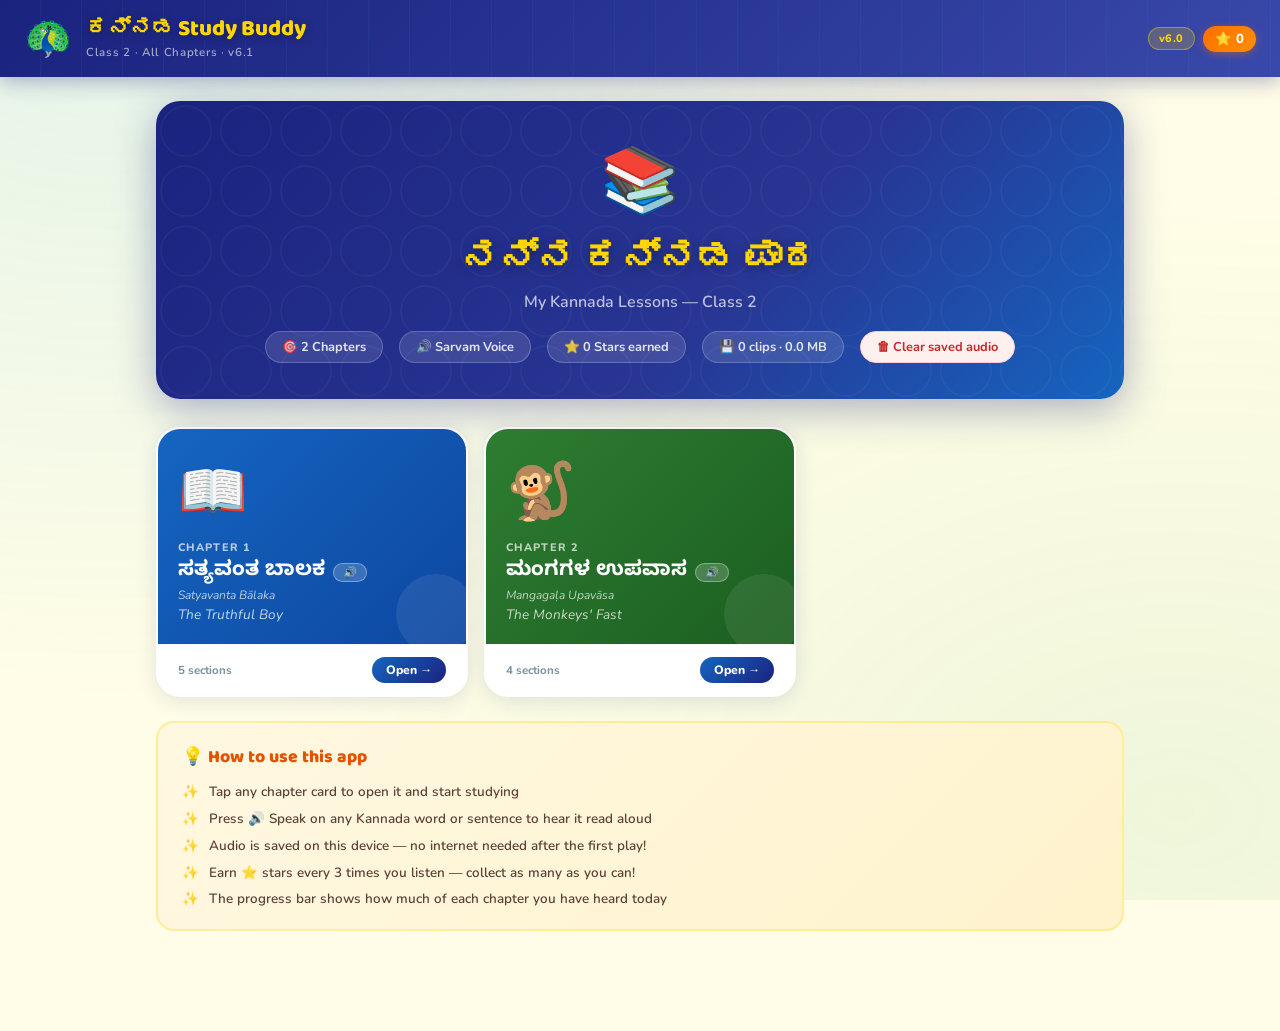
<file: index.html>
<!DOCTYPE html>
<html lang="en">
<head>
<meta charset="UTF-8">
<meta name="viewport" content="width=device-width, initial-scale=1.0">
<title>ಕನ್ನಡ Study Buddy 🌟 Class 2</title>
<link rel="stylesheet" href="shared.css">
<style>
.home-hero {
  background:linear-gradient(135deg,#1A237E 0%,#283593 60%,#1565C0 100%);
  border-radius:var(--radius-xl); padding:36px 32px; margin-bottom:28px;
  text-align:center; position:relative; overflow:hidden;
  box-shadow:0 10px 40px rgba(26,35,126,.35);
}
.home-hero::before { content:''; position:absolute; inset:0; background:url("data:image/svg+xml,%3Csvg width='60' height='60' viewBox='0 0 60 60' xmlns='http://www.w3.org/2000/svg'%3E%3Ccircle cx='30' cy='30' r='25' fill='none' stroke='rgba(255,255,255,0.04)' stroke-width='1.5'/%3E%3C/svg%3E") repeat; pointer-events:none; }
.home-mascot { font-size:4rem; display:block; margin-bottom:12px; animation:bounce 2s ease-in-out infinite; }
.home-title { font-family:'Baloo 2',cursive; font-size:clamp(1.6rem,5vw,2.4rem); font-weight:800; color:var(--sun); text-shadow:0 3px 12px rgba(0,0,0,.3); line-height:1.2; }
.home-sub   { font-size:1rem; color:rgba(255,255,255,.7); margin-top:8px; font-weight:600; }
.home-stats { display:flex; gap:16px; justify-content:center; margin-top:18px; flex-wrap:wrap; }
.stat-pill  { background:rgba(255,255,255,.12); border:1px solid rgba(255,255,255,.2); border-radius:20px; padding:6px 16px; font-size:.8rem; font-weight:700; color:rgba(255,255,255,.85); }

.chapters-grid { display:grid; grid-template-columns:repeat(auto-fill,minmax(280px,1fr)); gap:16px; margin-bottom:24px; }

.chapter-card {
  background:white; border-radius:var(--radius-xl);
  overflow:hidden; box-shadow:0 4px 20px var(--shadow);
  border:2px solid transparent; transition:all .25s;
  text-decoration:none; display:block; cursor:pointer;
}
.chapter-card:hover { transform:translateY(-4px); box-shadow:0 10px 30px rgba(26,35,126,.18); border-color:rgba(79,195,247,.4); }
.chapter-card-banner {
  padding:24px 20px 20px;
  position:relative; overflow:hidden;
}
.chapter-card-emoji { font-size:3.5rem; display:block; margin-bottom:10px; position:relative; z-index:1; }
.chapter-card-num  { font-size:.68rem; font-weight:800; text-transform:uppercase; letter-spacing:.12em; opacity:.7; margin-bottom:4px; position:relative; z-index:1; }
.chapter-card-title-kn { font-family:'Noto Sans Kannada',sans-serif; font-size:1.3rem; font-weight:700; line-height:1.3; position:relative; z-index:1; }
.chapter-card-title-en { font-size:.85rem; opacity:.75; font-style:italic; margin-top:2px; position:relative; z-index:1; }
.chapter-card-banner::after { content:''; position:absolute; right:-10px; bottom:-10px; width:80px; height:80px; border-radius:50%; opacity:.08; background:white; }

.chapter-card-footer { padding:12px 20px; display:flex; align-items:center; justify-content:space-between; border-top:1px solid #F5F5F5; }
.chapter-sections-count { font-size:.72rem; font-weight:700; color:#78909C; }
.chapter-open-btn { background:linear-gradient(135deg,#1565C0,#1A237E); color:white; border:none; border-radius:20px; padding:5px 14px; font-size:.76rem; font-weight:800; cursor:pointer; font-family:'Nunito',sans-serif; transition:transform .2s; }
.chapter-open-btn:hover { transform:scale(1.05); }

/* chapter colours */
.ch-color-1 { background:linear-gradient(135deg,#1565C0,#0D47A1); color:white; }
.ch-color-2 { background:linear-gradient(135deg,#2E7D32,#1B5E20); color:white; }
.ch-color-3 { background:linear-gradient(135deg,#6A1B9A,#4A148C); color:white; }
.ch-color-4 { background:linear-gradient(135deg,#BF360C,#870000); color:white; }
.ch-color-5 { background:linear-gradient(135deg,#00695C,#004D40); color:white; }

.tips-card {
  background:linear-gradient(135deg,#FFF8E1,#FFF3CD);
  border-radius:var(--radius-lg); padding:20px 24px;
  border:2px solid rgba(255,214,0,.3); margin-bottom:20px;
}
.tips-title { font-family:'Baloo 2',cursive; font-size:1.1rem; font-weight:800; color:#E65100; margin-bottom:12px; }
.tips-list  { list-style:none; display:flex; flex-direction:column; gap:8px; }
.tips-list li { display:flex; gap:10px; font-size:.84rem; color:#5D4037; font-weight:600; line-height:1.4; }
.tips-list li::before { content:'✨'; flex-shrink:0; }
</style>
</head>
<body>

<div class="stars-bg" id="starsBg"></div>
<div class="celebration" id="celebration">
  <div class="celebration-content">
    <span class="celeb-emoji" id="celebEmoji">🌟</span>
    <div class="celeb-title" id="celebTitle">Superstar!</div>
    <div class="celeb-sub"   id="celebSub">You are learning so well!</div>
    <div class="celeb-stars" id="celebStars">⭐⭐⭐</div>
    <button class="celeb-btn" onclick="closeCelebration()">Keep Learning! 🚀</button>
  </div>
</div>

<header class="app-header">
  <div class="hdr-mascot">🦚</div>
  <div class="hdr-text">
    <div class="hdr-title">ಕನ್ನಡ Study Buddy</div>
    <div class="hdr-sub">Class 2 · All Chapters · v6.1</div>
  </div>
  <div class="hdr-right">
    <div class="version-badge">v6.0</div>
    <div class="star-counter" onclick="showStarCelebration()" title="Your stars!">
      <span>⭐</span><span id="starCount">0</span>
    </div>
  </div>
</header>

<div class="container">

  <!-- Hero -->
  <div class="home-hero">
    <span class="home-mascot">📚</span>
    <div class="home-title">ನನ್ನ ಕನ್ನಡ ಪಾಠ</div>
    <div class="home-sub">My Kannada Lessons — Class 2</div>
    <div class="home-stats">
      <span class="stat-pill">🎯 2 Chapters</span>
      <span class="stat-pill">🔊 Sarvam Voice</span>
      <span class="stat-pill" id="homeStarStat">⭐ 0 Stars earned</span>
      <span class="stat-pill" id="homeStorageStat">💾 Loading…</span>
      <span class="stat-pill" style="cursor:pointer;background:#FFF0F0;color:#C62828;border:1px solid #FFCDD2;"
            onclick="clearHomeCache()">🗑 Clear saved audio</span>
    </div>
  </div>

  <!-- Chapters Grid -->
  <div class="chapters-grid" id="chaptersGrid"></div>

  <!-- Tips -->
  <div class="tips-card">
    <div class="tips-title">💡 How to use this app</div>
    <ul class="tips-list">
      <li>Tap any chapter card to open it and start studying</li>
      <li>Press 🔊 Speak on any Kannada word or sentence to hear it read aloud</li>
      <li>Audio is saved on this device — no internet needed after the first play!</li>
      <li>Earn ⭐ stars every 3 times you listen — collect as many as you can!</li>
      <li>The progress bar shows how much of each chapter you have heard today</li>
    </ul>
  </div>

</div>

<script src="shared.js"></script>
<script>
const CHAPTER_INDEX = [
  {
    id: 'ch1',
    number: 'Chapter 1',
    emoji: '📖',
    titleKn: 'ಸತ್ಯವಂತ ಬಾಲಕ',
    titleEn: 'The Truthful Boy',
    color: 'ch-color-1',
    sections: 5,
    titleTranslit: 'Satyavanta Bālaka',
    file: 'chapter1.html',
  },
  {
    id: 'ch2',
    number: 'Chapter 2',
    emoji: '🐒',
    titleKn: 'ಮಂಗಗಳ ಉಪವಾಸ',
    titleEn: "The Monkeys' Fast",
    color: 'ch-color-2',
    sections: 4,
    titleTranslit: 'Mangagaḷa Upavāsa',
    file: 'chapter2.html',
  },
  /* ADD MORE CHAPTERS HERE:
  {
    id: 'ch3', number: 'Chapter 3', emoji: '🌸',
    titleKn: '…', titleEn: '…',
    color: 'ch-color-3', sections: 5, file: 'chapter3.html',
  },
  */
];

function speakChapterTitle(chId) {
  const ch  = CHAPTER_INDEX.find(c => c.id === chId);
  const btn = document.getElementById('speak_' + chId);
  if (!ch || !btn) return;
  // Create a temporary card element for highlight (null = no card highlight on index)
  speakKannada(ch.titleKn, btn, null,
    window.innerWidth / 2, window.innerHeight / 2);
}

function renderChapters() {
  const grid = document.getElementById('chaptersGrid');
  grid.innerHTML = CHAPTER_INDEX.map(ch => `
    <a class="chapter-card" href="${ch.file}">
      <div class="chapter-card-banner ${ch.color}">
        <span class="chapter-card-emoji">${ch.emoji}</span>
        <div class="chapter-card-num">${ch.number}</div>
        <div class="chapter-card-title-kn" style="display:flex;align-items:center;gap:8px;">
          ${ch.titleKn}
          <button onclick="event.preventDefault();speakChapterTitle('${ch.id}')"
            style="background:rgba(255,255,255,.18);border:1.5px solid rgba(255,255,255,.35);border-radius:20px;padding:2px 9px;font-size:.7rem;font-weight:800;color:white;cursor:pointer;flex-shrink:0;"
            id="speak_${ch.id}">🔊</button>
        </div>
        <div style="font-size:.75rem;opacity:.7;font-style:italic;margin-top:1px;position:relative;z-index:1;">${ch.titleTranslit}</div>
        <div class="chapter-card-title-en">${ch.titleEn}</div>
      </div>
      <div class="chapter-card-footer">
        <span class="chapter-sections-count">${ch.sections} sections</span>
        <button class="chapter-open-btn">Open →</button>
      </div>
    </a>
  `).join('');
}

// Floating stars
(function() {
  const bg = document.getElementById('starsBg');
  const emojis = ['⭐','🌟','✨','💫','🌸','🎯','🏆'];
  for (let i = 0; i < 18; i++) {
    const s = document.createElement('div');
    s.className = 'star-float';
    s.textContent = emojis[Math.floor(Math.random() * emojis.length)];
    s.style.left  = Math.random() * 100 + 'vw';
    s.style.animationDuration = (12 + Math.random() * 20) + 's';
    s.style.animationDelay   = (-Math.random() * 20) + 's';
    s.style.fontSize = (.8 + Math.random() * .8) + 'rem';
    bg.appendChild(s);
  }
})();

renderChapters();

async function clearHomeCache() {
  await clearCache();
  // refresh the storage display after clearing
  idbGetAll().then(records => {
    const bytes = records.reduce((s,r) => s+(r.wavBytes?.byteLength||0), 0);
    const mb    = (bytes/1024/1024).toFixed(1);
    document.getElementById('homeStorageStat').textContent =
      '💾 ' + records.length + ' clips · ' + mb + ' MB';
  });
}

bootShared(() => {
  // Update home stats after IDB loads
  document.getElementById('homeStarStat').textContent =
    '⭐ ' + (parseInt(localStorage.getItem('kn_stars')||'0')) + ' Stars earned';
  idbGetAll().then(records => {
    const bytes = records.reduce((s,r) => s+(r.wavBytes?.byteLength||0), 0);
    const mb    = (bytes/1024/1024).toFixed(1);
    document.getElementById('homeStorageStat').textContent =
      '💾 ' + records.length + ' clips · ' + mb + ' MB';
  });
});
</script>
</body>
</html>
</file>
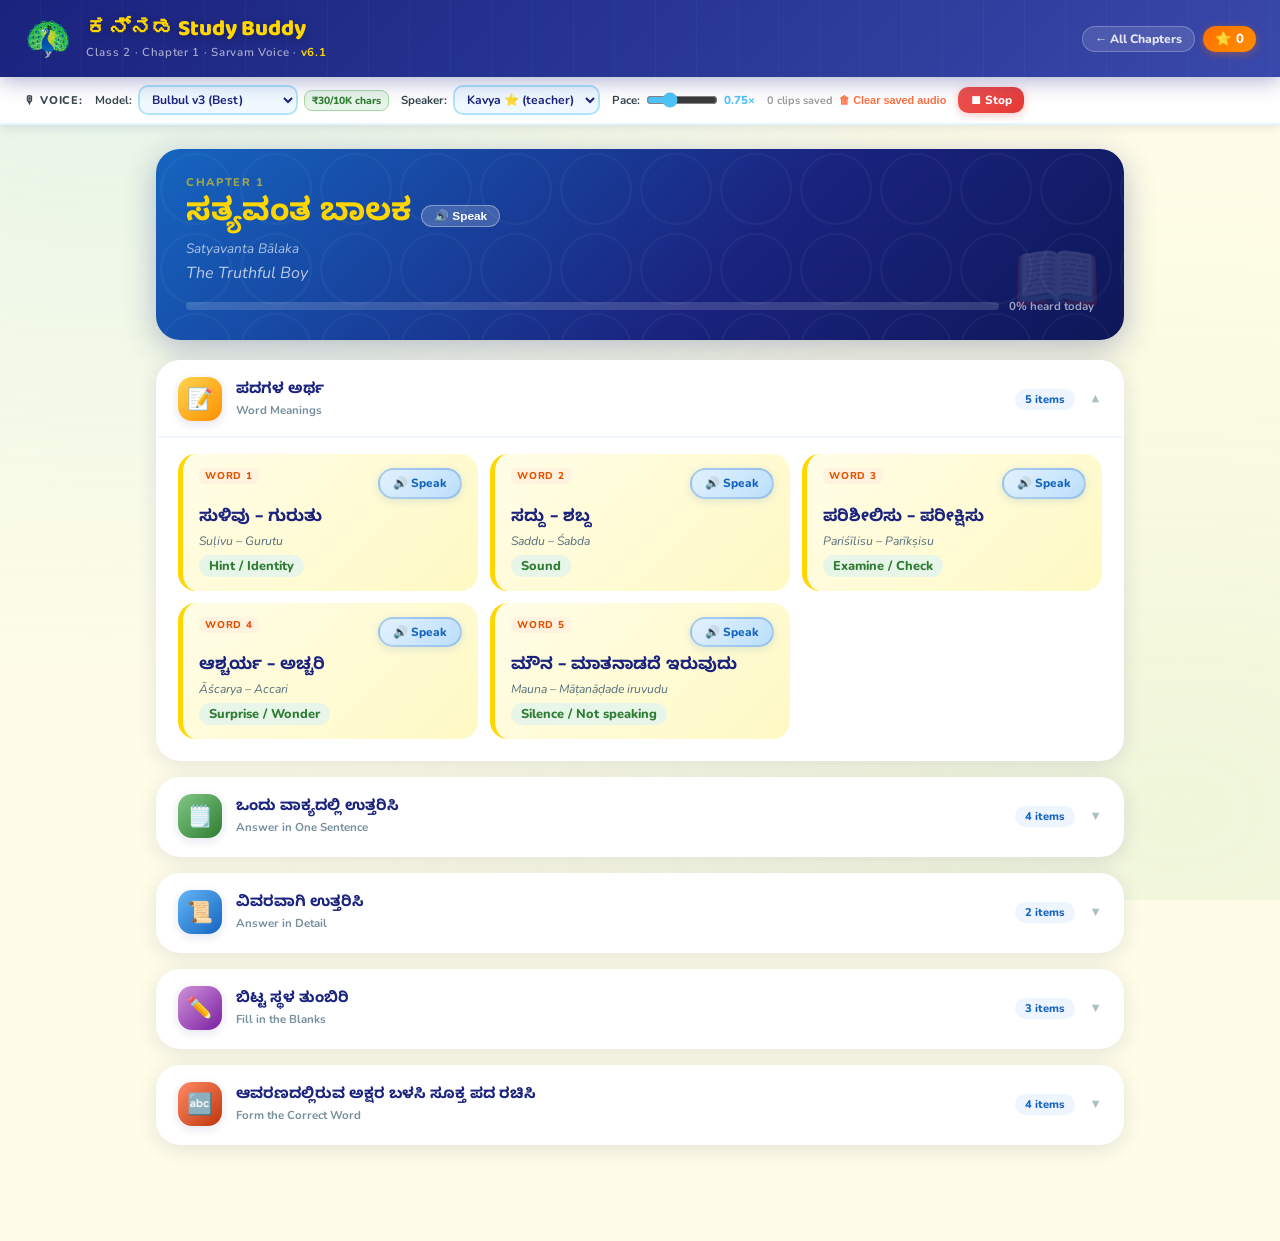
<file: chapter1.html>
<!DOCTYPE html>
<html lang="en">
<head>
<meta charset="UTF-8">
<meta name="viewport" content="width=device-width, initial-scale=1.0">
<title>Chapter 1 — ಸತ್ಯವಂತ ಬಾಲಕ</title>
<link rel="stylesheet" href="shared.css">
</head>
<body>

<div class="stars-bg" id="starsBg"></div>
<div class="celebration" id="celebration">
  <div class="celebration-content">
    <span class="celeb-emoji" id="celebEmoji">🌟</span>
    <div class="celeb-title" id="celebTitle">Superstar!</div>
    <div class="celeb-sub"   id="celebSub">You are learning so well!</div>
    <div class="celeb-stars" id="celebStars">⭐⭐⭐</div>
    <button class="celeb-btn" onclick="closeCelebration()">Keep Learning! 🚀</button>
  </div>
</div>

<header class="app-header">
  <div class="hdr-mascot">🦚</div>
  <div class="hdr-text">
    <div class="hdr-title">ಕನ್ನಡ Study Buddy</div>
    <div class="hdr-sub">Class 2 · Chapter 1 · Sarvam Voice · <strong style="color:var(--sun)">v6.1</strong></div>
  </div>
  <div class="hdr-right">
    <a class="back-btn" href="index.html">← All Chapters</a>
    <div class="star-counter" onclick="showStarCelebration()" title="Your stars!">
      <span>⭐</span><span id="starCount">0</span>
    </div>
  </div>
</header>

<!-- Settings bar -->
<div class="settings-bar">
  <span class="sbar-label">🎙 Voice:</span>

  <div class="sbar-group">
    <label>Model:</label>
    <select class="sbar-select" id="modelSel" onchange="syncSpeakerDropdown()">
      <option value="bulbul:v3" selected>Bulbul v3 (Best)</option>
      <option value="bulbul:v2">Bulbul v2 (Save 50%)</option>
    </select>
    <span class="cost-badge cost-v3" id="costBadge">₹30/10K chars</span>
  </div>

  <div class="sbar-group">
    <label>Speaker:</label>
    <select class="sbar-select" id="speakerSel"></select>
  </div>

  <div class="sbar-group">
    <label>Pace:</label>
    <input type="range" class="sbar-range" id="paceRange"
           min="0.5" max="1.4" step="0.05" value="0.75"
           oninput="document.getElementById('paceVal').textContent=
                    parseFloat(this.value).toFixed(2)+'×'">
    <span class="sbar-val" id="paceVal">0.75×</span>
  </div>

  <div class="sbar-group">
    <span id="cacheInfo">Loading…</span>
    <button class="clear-btn" onclick="clearCache()" title="Delete all saved audio from this device">🗑 Clear saved audio</button>
  </div>

  <button class="stop-btn" onclick="stopAudio()">⏹ Stop</button>
</div>

<div class="container">
  <div id="chapterContent"></div>
</div>

<script src="shared.js"></script>
<script>
/* ── Chapter data ──────────────────────────────────────── */
const CHAPTER = {
  id: 'ch1',
  number: 'Chapter 1',
  emoji: '📖',
  titleKannada: 'ಸತ್ಯವಂತ ಬಾಲಕ',
  titleTranslit: 'Satyavanta Bālaka',
  titleEnglish: 'The Truthful Boy',
  sections: [

    /* I. Word Meanings */
    {
      type:'vocab', iconClass:'ic-vocab', icon:'📝',
      titleKn:'ಪದಗಳ ಅರ್ಥ', titleEn:'Word Meanings',
      items:[
        { kn:'ಸುಳಿವು – ಗುರುತು',               tr:'Suḷivu – Gurutu',           en:'Hint / Identity' },
        { kn:'ಸದ್ದು – ಶಬ್ದ',                   tr:'Saddu – Śabda',              en:'Sound' },
        { kn:'ಪರಿಶೀಲಿಸು – ಪರೀಕ್ಷಿಸು',          tr:'Pariśīlisu – Parīkṣisu',    en:'Examine / Check' },
        { kn:'ಆಶ್ಚರ್ಯ – ಅಚ್ಚರಿ',               tr:'Āścarya – Accari',          en:'Surprise / Wonder' },
        { kn:'ಮೌನ – ಮಾತನಾಡದೆ ಇರುವುದು',         tr:'Mauna – Māṭanāḍade iruvudu', en:'Silence / Not speaking' },
      ]
    },

    /* II. One Sentence Answers */
    {
      type:'qa', iconClass:'ic-short', icon:'🗒️',
      titleKn:'ಒಂದು ವಾಕ್ಯದಲ್ಲಿ ಉತ್ತರಿಸಿ', titleEn:'Answer in One Sentence',
      items:[
        {
          qKn:'ಗುರುಗಳು ಎಲ್ಲಿಗೆ ಬಂದರು?',
          qTr:'Gurugaḷu ellige bandaru?', qEn:'Where did the teacher come?',
          aKn:'ಗುರುಗಳು ತರಗತಿಗೆ ಬಂದರು.',
          aTr:'Gurugaḷu taragatige bandaru.', aEn:'The teacher came to the class.'
        },
        {
          qKn:'ಹುಡುಗನಿಗೆ ಯಾವ ಸಾಲಿನಲ್ಲಿ ಕುಳಿತುಕೊಳ್ಳಲು ಹೇಳಿದರು?',
          qTr:'Huḍuganige yāva sālinalli kuḷithukoḷḷalu hēḷidaru?',
          qEn:'Which row was the boy told to sit in?',
          aKn:'ಹುಡುಗನಿಗೆ ಮೊದಲನೇ ಸಾಲಿನಲ್ಲಿ ಕುಳಿತುಕೊಳ್ಳಲು ಹೇಳಿದರು.',
          aTr:'Huḍuganige modalanē sālinalli kuḷithukoḷḷalu hēḷidaru.',
          aEn:'The boy was told to sit in the first row.'
        },
        {
          qKn:'ಬಾಲಕನಿಗೆ ಏನು ಹೇಳಲು ಮನಸ್ಸು ಬರಲಿಲ್ಲ?',
          qTr:'Bālakanige ēnu hēḷalu manassu baralilla?',
          qEn:'What did the boy not feel like saying?',
          aKn:'ಬಾಲಕನಿಗೆ ಸುಳ್ಳು ಹೇಳಲು ಮನಸ್ಸು ಬರಲಿಲ್ಲ.',
          aTr:'Bālakanige suḷḷu hēḷalu manassu baralilla.',
          aEn:'The boy did not feel like telling a lie.'
        },
        {
          qKn:'ಸತ್ಯವಂತ ಬಾಲಕನ ಹೆಸರೇನು?',
          qTr:'Satyavanta bālakana hesarēnu?', qEn:"What is the truthful boy's name?",
          aKn:'ಸತ್ಯವಂತ ಬಾಲಕನ ಹೆಸರು ಗೋಪಾಲಕೃಷ್ಣ.',
          aTr:'Satyavanta bālakana hesaru Gōpālakṛṣṇa.',
          aEn:"The truthful boy's name is Gopalakrishna."
        },
      ]
    },

    /* III. Detailed Answers */
    {
      type:'qa', iconClass:'ic-detail', icon:'📜',
      titleKn:'ವಿವರವಾಗಿ ಉತ್ತರಿಸಿ', titleEn:'Answer in Detail',
      items:[
        {
          qKn:'ಒಬ್ಬ ಬಾಲಕ ಎದ್ದು ನಿಂತು ಗುರುಗಳಿಗೆ ಏನೆಂದು ಹೇಳಿದನು?',
          qTr:'Obba bālaka eddu nintu gurugaḷige ēnendu hēḷidanu?',
          qEn:'What did one boy stand up and say to the teacher?',
          aKn:'ಒಬ್ಬ ಬಾಲಕ ಎದ್ದು ನಿಂತು ಗುರುಗಳಿಗೆ ನಾನು ಲೆಕ್ಕಗಳನ್ನು ಮಾಡಿ ತಂದಿದ್ದೇನೆ ಎಂದು ಹೇಳಿದನು.',
          aTr:'Obba bālaka eddu nintu gurugaḷige nānu lekkagaḷannu māḍi tandiddēne endu hēḷidanu.',
          aEn:'One boy stood up and told the teacher, I have done the sums and brought them.'
        },
        {
          qKn:'ಗುರುಗಳಿಗೆ ಅಚ್ಚರಿ ಮತ್ತು ಆನಂದ ಏಕಾಯಿತು?',
          qTr:'Gurugaḷige accari mattu ānanda ēkāyitu?',
          qEn:'Why was the teacher surprised and happy?',
          aKn:'ಗುರುಗಳಿಗೆ ಬಾಲಕನ ಪ್ರಾಮಾಣಿಕತೆ ಕಂಡು ಅಚ್ಚರಿ ಮತ್ತು ಆನಂದ ವಾಯಿತು.',
          aTr:'Gurugaḷige bālakana prāmāṇikate kaṇḍu accari mattu ānanda vāyitu.',
          aEn:"The teacher was surprised and happy on seeing the boy's honesty."
        },
      ]
    },

    /* IV. Fill in Blanks */
    {
      type:'fill', iconClass:'ic-fill', icon:'✏️',
      titleKn:'ಬಿಟ್ಟ ಸ್ಥಳ ತುಂಬಿರಿ', titleEn:'Fill in the Blanks',
      items:[
        { sentenceKn:'ಭೀಷ್ಮ ನೀನು <u>ಜಾಣ</u>.', speakKn:'ಭೀಷ್ಮ ನೀನು ಜಾಣ.', tr:'Bhīṣma nīnu jāṇa.', en:'Bhishma, you are smart.' },
        { sentenceKn:'ಅವನು ಒಂದು <u>ಹೆಜ್ಜೆ</u>ಯನ್ನು ಮುಂದೆ ಇಡಲಿಲ್ಲ.', speakKn:'ಅವನು ಒಂದು ಹೆಜ್ಜೆಯನ್ನು ಮುಂದೆ ಇಡಲಿಲ್ಲ.', tr:'Avanu ondu hejjeyannu munde iḍalilla.', en:'He did not take a single step forward.' },
        { sentenceKn:'ಇವರು ಮಹಿಳೆಯರಿಗೂ <u>ಶಿಕ್ಷಣ</u> ಬೇಕೆಂದು ಹೇಳಿದನು.', speakKn:'ಇವರು ಮಹಿಳೆಯರಿಗೂ ಶಿಕ್ಷಣ ಬೇಕೆಂದು ಹೇಳಿದನು.', tr:'Ivaru mahiḷeyarigū śikṣaṇa bēkendu hēḷidanu.', en:'He said that women too need education.' },
      ]
    },

    /* V. Form the Word */
    {
      type:'wordform', iconClass:'ic-form', icon:'🔤',
      titleKn:'ಆವರಣದಲ್ಲಿರುವ ಅಕ್ಷರ ಬಳಸಿ ಸೂಕ್ತ ಪದ ರಚಿಸಿ', titleEn:'Form the Correct Word',
      items:[
        { displayKn:'ಅ<hl>ಭಿ</hl>ಮಾನ',         speakKn:'ಅಭಿಮಾನ',       tr:'Abhimāna',    en:'Pride / Affection' },
        { displayKn:'<hl>ಪ್ರಾ</hl>ಮಾಣಿಕತೆ',     speakKn:'ಪ್ರಾಮಾಣಿಕತೆ', tr:'Prāmāṇikate', en:'Honesty' },
        { displayKn:'ಹರ<hl>ಸು</hl>',            speakKn:'ಹರಸು',         tr:'Harasu',      en:'To Bless' },
        { displayKn:'ಸತ್ಯ<hl>ವಂ</hl>ತ',         speakKn:'ಸತ್ಯವಂತ',     tr:'Satyavanta',  en:'Truthful' },
      ]
    },
  ]
};

function speakHeroTitle() {
  const btn = document.getElementById('heroSpeakBtn');
  if (btn) speakKannada(CHAPTER.titleKannada, btn, null,
    window.innerWidth/2, window.innerHeight/2);
}

/* ── Render ────────────────────────────────────────────── */
const REFS = {};
let   refN = 0;
const mkRef = t => { const id='r'+(refN++); REFS[id]=t; return id; };

function renderChapter() {
  const ch    = CHAPTER;
  const total = ch.sections.reduce((s,sec) => s+sec.items.length, 0);
  document.getElementById('chapterContent').innerHTML =
    `<div class="ch-hero">
       <div class="ch-hero-emoji">${ch.emoji}</div>
       <div class="ch-num">${ch.number}</div>
       <div class="ch-kn" style="display:flex;align-items:center;gap:10px;flex-wrap:wrap;">
         ${ch.titleKannada}
         <button id="heroSpeakBtn"
           onclick="speakHeroTitle()"
           style="background:rgba(255,255,255,.18);border:1.5px solid rgba(255,255,255,.35);border-radius:20px;padding:3px 12px;font-size:.74rem;font-weight:800;color:white;cursor:pointer;flex-shrink:0;">
           🔊 Speak
         </button>
       </div>
       <div style="font-size:.85rem;color:rgba(255,255,255,.65);font-style:italic;margin-top:2px;">${ch.titleTranslit}</div>
       <div class="ch-en">${ch.titleEnglish}</div>
       <div class="ch-progress">
         <div class="ch-progress-bar"><div class="ch-progress-fill" id="progressFill" style="width:0%"></div></div>
         <div class="ch-progress-label" id="progressLabel">0% heard today</div>
       </div>
     </div>` +
    ch.sections.map((s,i) => renderSection(s,i)).join('');
  const fh = document.querySelector('.sec-hdr');
  if (fh) toggle(fh);
}

function renderSection(s, idx) {
  let body='';
  if      (s.type==='vocab')    body=renderVocab(s.items);
  else if (s.type==='qa')       body=renderQA(s.items);
  else if (s.type==='fill')     body=renderFill(s.items);
  else if (s.type==='wordform') body=renderWordForm(s.items);
  return `
  <div class="sec-card" style="animation-delay:${idx*.08}s">
    <div class="sec-hdr" onclick="toggle(this)">
      <div class="sec-icon-wrap ${s.iconClass}">${s.icon}</div>
      <div class="sec-titles"><div class="sec-title-kn">${s.titleKn}</div><div class="sec-title-en">${s.titleEn}</div></div>
      <div class="sec-count">${s.items.length} items</div>
      <div class="sec-chevron">▼</div>
    </div>
    <div class="sec-body">${body}</div>
  </div>`;
}

function toggle(hdr) { hdr.classList.toggle('open'); hdr.nextElementSibling.classList.toggle('open'); }

function renderVocab(items) {
  return `<div class="vocab-grid">${items.map((it,i)=>{
    const r=mkRef(it.kn);
    return `<div class="vocab-card" id="${r}_c">
      <div class="vocab-top"><div class="vocab-num">Word ${i+1}</div><button class="speak-btn" id="${r}_b" onclick="go('${r}',event)">🔊 Speak</button></div>
      <div class="vocab-kn">${it.kn}</div><div class="vocab-tr">${it.tr}</div><span class="vocab-en">${it.en}</span>
    </div>`;
  }).join('')}</div>`;
}

function renderQA(items) {
  return items.map((it,i)=>{
    const q=mkRef(it.qKn), a=mkRef(it.aKn);
    return `<div class="qa-item" id="${q}_c">
      <div class="qa-q-block"><div class="qa-q-top"><div class="qa-q-label">❓ Q${i+1}</div><button class="speak-btn" id="${q}_b" onclick="go('${q}',event)">🔊 Q</button></div>
        <div class="qa-kn">${it.qKn}</div><div class="qa-tr">${it.qTr}</div><div class="qa-en">🔵 ${it.qEn}</div></div>
      <div class="qa-a-block"><div class="qa-a-top"><div class="qa-a-label">✅ Answer</div><button class="speak-btn" id="${a}_b" onclick="go('${a}',event)">🔊 A</button></div>
        <div class="qa-ans-kn">${it.aKn}</div><div class="qa-ans-tr">${it.aTr}</div><div class="qa-ans-en">🟢 ${it.aEn}</div></div>
    </div>`;
  }).join('');
}

function renderFill(items) {
  return `<ul class="fill-list">${items.map((it,i)=>{
    const r=mkRef(it.speakKn);
    return `<li class="fill-item" id="${r}_c"><div class="fill-num">${i+1}</div><div class="fill-body">
      <div class="fill-top"><div class="fill-kn">${it.sentenceKn}</div><button class="speak-btn" id="${r}_b" onclick="go('${r}',event)">🔊 Speak</button></div>
      <div class="fill-tr">${it.tr}</div><div class="fill-en">${it.en}</div></div></li>`;
  }).join('')}</ul>`;
}

function renderWordForm(items) {
  return `<div class="wf-grid">${items.map(it=>{
    const r=mkRef(it.speakKn);
    const disp=it.displayKn.replace(/<hl>(.*?)<\/hl>/g,'<span class="wf-hl">$1</span>');
    return `<div class="wf-card" id="${r}_c"><button class="speak-btn wf-speak" id="${r}_b" onclick="go('${r}',event)">🔊</button>
      <div class="wf-word">${disp}</div><div class="wf-tr">${it.tr}</div><span class="wf-mean">${it.en}</span></div>`;
  }).join('')}</div>`;
}

function go(r, evt) {
  const text=REFS[r], btn=document.getElementById(r+'_b'), card=document.getElementById(r+'_c');
  if (text && btn) {
    markHeard(CHAPTER.id+':'+r);
    const total=CHAPTER.sections.reduce((s,sec)=>s+sec.items.length,0);
    updateProgress(CHAPTER.id, total);
    speakKannada(text, btn, card, evt?.clientX, evt?.clientY);
  }
}

// Floating stars
(function(){
  const bg=document.getElementById('starsBg');
  const emojis=['⭐','🌟','✨','💫','🌸','🎯'];
  for(let i=0;i<15;i++){
    const s=document.createElement('div'); s.className='star-float';
    s.textContent=emojis[Math.floor(Math.random()*emojis.length)];
    s.style.left=Math.random()*100+'vw';
    s.style.animationDuration=(12+Math.random()*20)+'s';
    s.style.animationDelay=(-Math.random()*20)+'s';
    s.style.fontSize=(.8+Math.random()*.8)+'rem';
    bg.appendChild(s);
  }
})();

bootShared(() => {
  syncSpeakerDropdown();
  renderChapter();
});
</script>
</body>
</html>
</file>
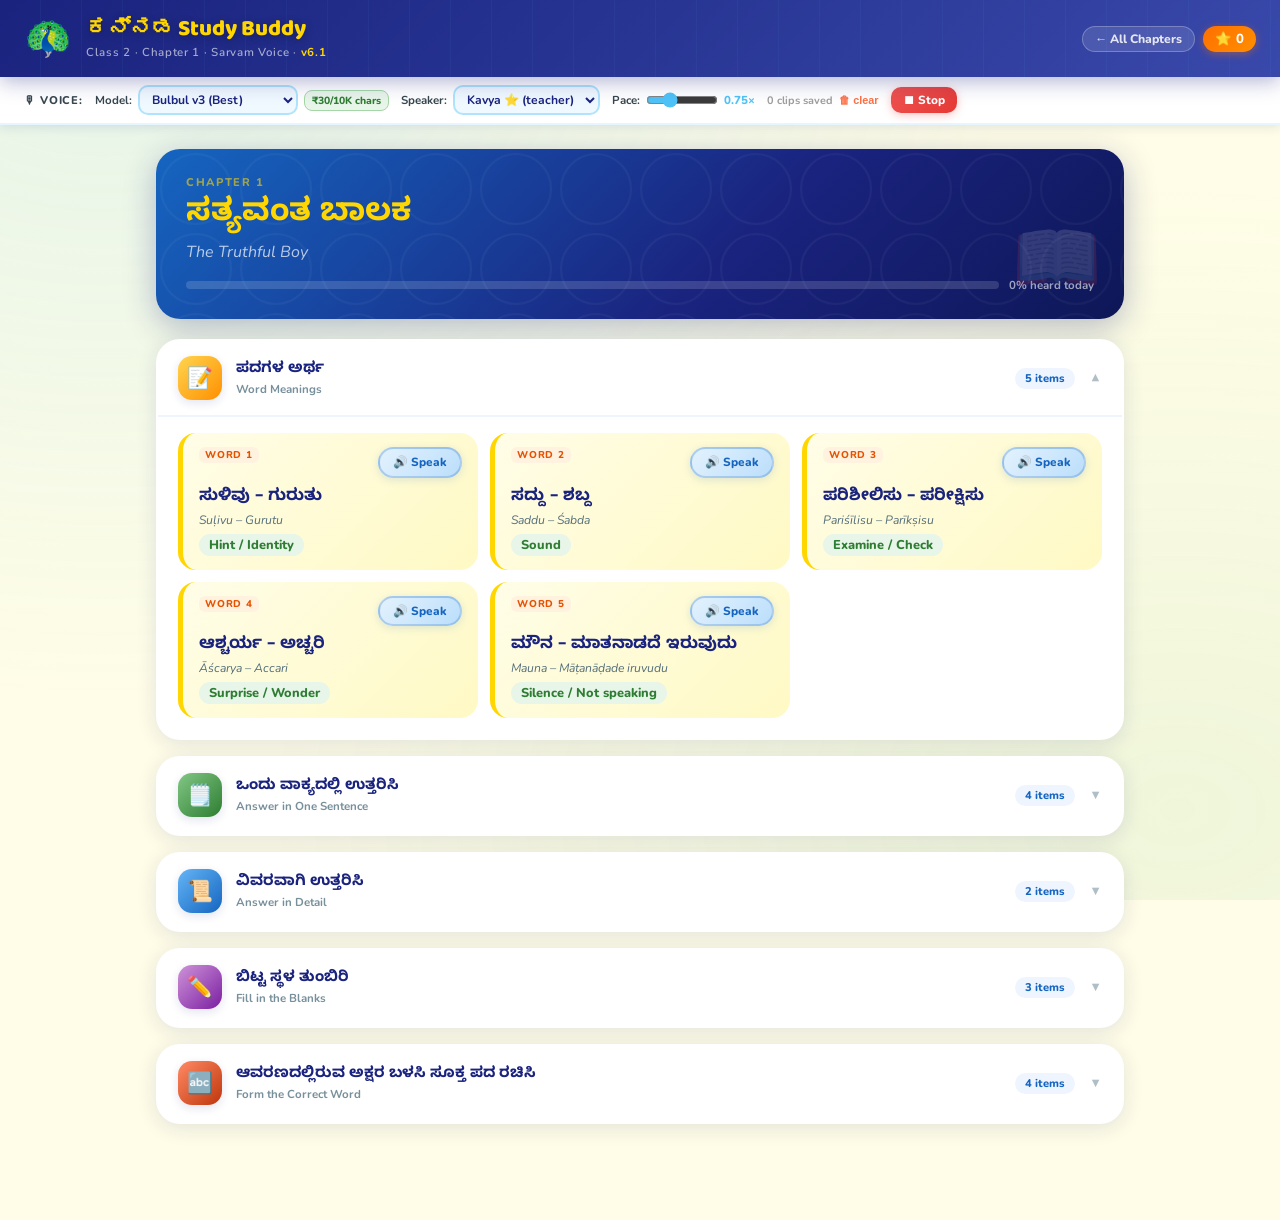
<file: chapter1_v3.html>
<!DOCTYPE html>
<html lang="en">
<head>
<meta charset="UTF-8">
<meta name="viewport" content="width=device-width, initial-scale=1.0">
<title>Chapter 1 — ಸತ್ಯವಂತ ಬಾಲಕ</title>
<link rel="stylesheet" href="shared.css">
</head>
<body>

<div class="stars-bg" id="starsBg"></div>
<div class="celebration" id="celebration">
  <div class="celebration-content">
    <span class="celeb-emoji" id="celebEmoji">🌟</span>
    <div class="celeb-title" id="celebTitle">Superstar!</div>
    <div class="celeb-sub"   id="celebSub">You are learning so well!</div>
    <div class="celeb-stars" id="celebStars">⭐⭐⭐</div>
    <button class="celeb-btn" onclick="closeCelebration()">Keep Learning! 🚀</button>
  </div>
</div>

<header class="app-header">
  <div class="hdr-mascot">🦚</div>
  <div class="hdr-text">
    <div class="hdr-title">ಕನ್ನಡ Study Buddy</div>
    <div class="hdr-sub">Class 2 · Chapter 1 · Sarvam Voice · <strong style="color:var(--sun)">v6.0</strong></div>
  </div>
  <div class="hdr-right">
    <a class="back-btn" href="index.html">← All Chapters</a>
    <div class="star-counter" onclick="showStarCelebration()" title="Your stars!">
      <span>⭐</span><span id="starCount">0</span>
    </div>
  </div>
</header>

<!-- Settings bar -->
<div class="settings-bar">
  <span class="sbar-label">🎙 Voice:</span>

  <div class="sbar-group">
    <label>Model:</label>
    <select class="sbar-select" id="modelSel" onchange="syncSpeakerDropdown()">
      <option value="bulbul:v3" selected>Bulbul v3 (Best)</option>
      <option value="bulbul:v2">Bulbul v2 (Save 50%)</option>
    </select>
    <span class="cost-badge cost-v3" id="costBadge">₹30/10K chars</span>
  </div>

  <div class="sbar-group">
    <label>Speaker:</label>
    <select class="sbar-select" id="speakerSel"></select>
  </div>

  <div class="sbar-group">
    <label>Pace:</label>
    <input type="range" class="sbar-range" id="paceRange"
           min="0.5" max="1.4" step="0.05" value="0.75"
           oninput="document.getElementById('paceVal').textContent=
                    parseFloat(this.value).toFixed(2)+'×'">
    <span class="sbar-val" id="paceVal">0.75×</span>
  </div>

  <div class="sbar-group">
    <span id="cacheInfo">Loading…</span>
    <button class="clear-btn" onclick="clearCache()">🗑 clear</button>
  </div>

  <button class="stop-btn" onclick="stopAudio()">⏹ Stop</button>
</div>

<div class="container">
  <div id="chapterContent"></div>
</div>

<script src="shared.js"></script>
<script>
/* ── Chapter data ──────────────────────────────────────── */
const CHAPTER = {
  id: 'ch1',
  number: 'Chapter 1',
  emoji: '📖',
  titleKannada: 'ಸತ್ಯವಂತ ಬಾಲಕ',
  titleEnglish: 'The Truthful Boy',
  sections: [

    /* I. Word Meanings */
    {
      type:'vocab', iconClass:'ic-vocab', icon:'📝',
      titleKn:'ಪದಗಳ ಅರ್ಥ', titleEn:'Word Meanings',
      items:[
        { kn:'ಸುಳಿವು – ಗುರುತು',               tr:'Suḷivu – Gurutu',           en:'Hint / Identity' },
        { kn:'ಸದ್ದು – ಶಬ್ದ',                   tr:'Saddu – Śabda',              en:'Sound' },
        { kn:'ಪರಿಶೀಲಿಸು – ಪರೀಕ್ಷಿಸು',          tr:'Pariśīlisu – Parīkṣisu',    en:'Examine / Check' },
        { kn:'ಆಶ್ಚರ್ಯ – ಅಚ್ಚರಿ',               tr:'Āścarya – Accari',          en:'Surprise / Wonder' },
        { kn:'ಮೌನ – ಮಾತನಾಡದೆ ಇರುವುದು',         tr:'Mauna – Māṭanāḍade iruvudu', en:'Silence / Not speaking' },
      ]
    },

    /* II. One Sentence Answers */
    {
      type:'qa', iconClass:'ic-short', icon:'🗒️',
      titleKn:'ಒಂದು ವಾಕ್ಯದಲ್ಲಿ ಉತ್ತರಿಸಿ', titleEn:'Answer in One Sentence',
      items:[
        {
          qKn:'ಗುರುಗಳು ಎಲ್ಲಿಗೆ ಬಂದರು?',
          qTr:'Gurugaḷu ellige bandaru?', qEn:'Where did the teacher come?',
          aKn:'ಗುರುಗಳು ತರಗತಿಗೆ ಬಂದರು.',
          aTr:'Gurugaḷu taragatige bandaru.', aEn:'The teacher came to the class.'
        },
        {
          qKn:'ಹುಡುಗನಿಗೆ ಯಾವ ಸಾಲಿನಲ್ಲಿ ಕುಳಿತುಕೊಳ್ಳಲು ಹೇಳಿದರು?',
          qTr:'Huḍuganige yāva sālinalli kuḷithukoḷḷalu hēḷidaru?',
          qEn:'Which row was the boy told to sit in?',
          aKn:'ಹುಡುಗನಿಗೆ ಮೊದಲನೇ ಸಾಲಿನಲ್ಲಿ ಕುಳಿತುಕೊಳ್ಳಲು ಹೇಳಿದರು.',
          aTr:'Huḍuganige modalanē sālinalli kuḷithukoḷḷalu hēḷidaru.',
          aEn:'The boy was told to sit in the first row.'
        },
        {
          qKn:'ಬಾಲಕನಿಗೆ ಏನು ಹೇಳಲು ಮನಸ್ಸು ಬರಲಿಲ್ಲ?',
          qTr:'Bālakanige ēnu hēḷalu manassu baralilla?',
          qEn:'What did the boy not feel like saying?',
          aKn:'ಬಾಲಕನಿಗೆ ಸುಳ್ಳು ಹೇಳಲು ಮನಸ್ಸು ಬರಲಿಲ್ಲ.',
          aTr:'Bālakanige suḷḷu hēḷalu manassu baralilla.',
          aEn:'The boy did not feel like telling a lie.'
        },
        {
          qKn:'ಸತ್ಯವಂತ ಬಾಲಕನ ಹೆಸರೇನು?',
          qTr:'Satyavanta bālakana hesarēnu?', qEn:"What is the truthful boy's name?",
          aKn:'ಸತ್ಯವಂತ ಬಾಲಕನ ಹೆಸರು ಗೋಪಾಲಕೃಷ್ಣ.',
          aTr:'Satyavanta bālakana hesaru Gōpālakṛṣṇa.',
          aEn:"The truthful boy's name is Gopalakrishna."
        },
      ]
    },

    /* III. Detailed Answers */
    {
      type:'qa', iconClass:'ic-detail', icon:'📜',
      titleKn:'ವಿವರವಾಗಿ ಉತ್ತರಿಸಿ', titleEn:'Answer in Detail',
      items:[
        {
          qKn:'ಒಬ್ಬ ಬಾಲಕ ಎದ್ದು ನಿಂತು ಗುರುಗಳಿಗೆ ಏನೆಂದು ಹೇಳಿದನು?',
          qTr:'Obba bālaka eddu nintu gurugaḷige ēnendu hēḷidanu?',
          qEn:'What did one boy stand up and say to the teacher?',
          aKn:'ಒಬ್ಬ ಬಾಲಕ ಎದ್ದು ನಿಂತು ಗುರುಗಳಿಗೆ ನಾನು ಲೆಕ್ಕಗಳನ್ನು ಮಾಡಿ ತಂದಿದ್ದೇನೆ ಎಂದು ಹೇಳಿದನು.',
          aTr:'Obba bālaka eddu nintu gurugaḷige nānu lekkagaḷannu māḍi tandiddēne endu hēḷidanu.',
          aEn:'One boy stood up and told the teacher, I have done the sums and brought them.'
        },
        {
          qKn:'ಗುರುಗಳಿಗೆ ಅಚ್ಚರಿ ಮತ್ತು ಆನಂದ ಏಕಾಯಿತು?',
          qTr:'Gurugaḷige accari mattu ānanda ēkāyitu?',
          qEn:'Why was the teacher surprised and happy?',
          aKn:'ಗುರುಗಳಿಗೆ ಬಾಲಕನ ಪ್ರಾಮಾಣಿಕತೆ ಕಂಡು ಅಚ್ಚರಿ ಮತ್ತು ಆನಂದ ವಾಯಿತು.',
          aTr:'Gurugaḷige bālakana prāmāṇikate kaṇḍu accari mattu ānanda vāyitu.',
          aEn:"The teacher was surprised and happy on seeing the boy's honesty."
        },
      ]
    },

    /* IV. Fill in Blanks */
    {
      type:'fill', iconClass:'ic-fill', icon:'✏️',
      titleKn:'ಬಿಟ್ಟ ಸ್ಥಳ ತುಂಬಿರಿ', titleEn:'Fill in the Blanks',
      items:[
        { sentenceKn:'ಭೀಷ್ಮ ನೀನು <u>ಜಾಣ</u>.', speakKn:'ಭೀಷ್ಮ ನೀನು ಜಾಣ.', tr:'Bhīṣma nīnu jāṇa.', en:'Bhishma, you are smart.' },
        { sentenceKn:'ಅವನು ಒಂದು <u>ಹೆಜ್ಜೆ</u>ಯನ್ನು ಮುಂದೆ ಇಡಲಿಲ್ಲ.', speakKn:'ಅವನು ಒಂದು ಹೆಜ್ಜೆಯನ್ನು ಮುಂದೆ ಇಡಲಿಲ್ಲ.', tr:'Avanu ondu hejjeyannu munde iḍalilla.', en:'He did not take a single step forward.' },
        { sentenceKn:'ಇವರು ಮಹಿಳೆಯರಿಗೂ <u>ಶಿಕ್ಷಣ</u> ಬೇಕೆಂದು ಹೇಳಿದನು.', speakKn:'ಇವರು ಮಹಿಳೆಯರಿಗೂ ಶಿಕ್ಷಣ ಬೇಕೆಂದು ಹೇಳಿದನು.', tr:'Ivaru mahiḷeyarigū śikṣaṇa bēkendu hēḷidanu.', en:'He said that women too need education.' },
      ]
    },

    /* V. Form the Word */
    {
      type:'wordform', iconClass:'ic-form', icon:'🔤',
      titleKn:'ಆವರಣದಲ್ಲಿರುವ ಅಕ್ಷರ ಬಳಸಿ ಸೂಕ್ತ ಪದ ರಚಿಸಿ', titleEn:'Form the Correct Word',
      items:[
        { displayKn:'ಅ<hl>ಭಿ</hl>ಮಾನ',         speakKn:'ಅಭಿಮಾನ',       tr:'Abhimāna',    en:'Pride / Affection' },
        { displayKn:'<hl>ಪ್ರಾ</hl>ಮಾಣಿಕತೆ',     speakKn:'ಪ್ರಾಮಾಣಿಕತೆ', tr:'Prāmāṇikate', en:'Honesty' },
        { displayKn:'ಹರ<hl>ಸು</hl>',            speakKn:'ಹರಸು',         tr:'Harasu',      en:'To Bless' },
        { displayKn:'ಸತ್ಯ<hl>ವಂ</hl>ತ',         speakKn:'ಸತ್ಯವಂತ',     tr:'Satyavanta',  en:'Truthful' },
      ]
    },
  ]
};

/* ── Render ────────────────────────────────────────────── */
const REFS = {};
let   refN = 0;
const mkRef = t => { const id='r'+(refN++); REFS[id]=t; return id; };

function renderChapter() {
  const ch    = CHAPTER;
  const total = ch.sections.reduce((s,sec) => s+sec.items.length, 0);
  document.getElementById('chapterContent').innerHTML =
    `<div class="ch-hero">
       <div class="ch-hero-emoji">${ch.emoji}</div>
       <div class="ch-num">${ch.number}</div>
       <div class="ch-kn">${ch.titleKannada}</div>
       <div class="ch-en">${ch.titleEnglish}</div>
       <div class="ch-progress">
         <div class="ch-progress-bar"><div class="ch-progress-fill" id="progressFill" style="width:0%"></div></div>
         <div class="ch-progress-label" id="progressLabel">0% heard today</div>
       </div>
     </div>` +
    ch.sections.map((s,i) => renderSection(s,i)).join('');
  const fh = document.querySelector('.sec-hdr');
  if (fh) toggle(fh);
}

function renderSection(s, idx) {
  let body='';
  if      (s.type==='vocab')    body=renderVocab(s.items);
  else if (s.type==='qa')       body=renderQA(s.items);
  else if (s.type==='fill')     body=renderFill(s.items);
  else if (s.type==='wordform') body=renderWordForm(s.items);
  return `
  <div class="sec-card" style="animation-delay:${idx*.08}s">
    <div class="sec-hdr" onclick="toggle(this)">
      <div class="sec-icon-wrap ${s.iconClass}">${s.icon}</div>
      <div class="sec-titles"><div class="sec-title-kn">${s.titleKn}</div><div class="sec-title-en">${s.titleEn}</div></div>
      <div class="sec-count">${s.items.length} items</div>
      <div class="sec-chevron">▼</div>
    </div>
    <div class="sec-body">${body}</div>
  </div>`;
}

function toggle(hdr) { hdr.classList.toggle('open'); hdr.nextElementSibling.classList.toggle('open'); }

function renderVocab(items) {
  return `<div class="vocab-grid">${items.map((it,i)=>{
    const r=mkRef(it.kn);
    return `<div class="vocab-card" id="${r}_c">
      <div class="vocab-top"><div class="vocab-num">Word ${i+1}</div><button class="speak-btn" id="${r}_b" onclick="go('${r}',event)">🔊 Speak</button></div>
      <div class="vocab-kn">${it.kn}</div><div class="vocab-tr">${it.tr}</div><span class="vocab-en">${it.en}</span>
    </div>`;
  }).join('')}</div>`;
}

function renderQA(items) {
  return items.map((it,i)=>{
    const q=mkRef(it.qKn), a=mkRef(it.aKn);
    return `<div class="qa-item" id="${q}_c">
      <div class="qa-q-block"><div class="qa-q-top"><div class="qa-q-label">❓ Q${i+1}</div><button class="speak-btn" id="${q}_b" onclick="go('${q}',event)">🔊 Q</button></div>
        <div class="qa-kn">${it.qKn}</div><div class="qa-tr">${it.qTr}</div><div class="qa-en">🔵 ${it.qEn}</div></div>
      <div class="qa-a-block"><div class="qa-a-top"><div class="qa-a-label">✅ Answer</div><button class="speak-btn" id="${a}_b" onclick="go('${a}',event)">🔊 A</button></div>
        <div class="qa-ans-kn">${it.aKn}</div><div class="qa-ans-tr">${it.aTr}</div><div class="qa-ans-en">🟢 ${it.aEn}</div></div>
    </div>`;
  }).join('');
}

function renderFill(items) {
  return `<ul class="fill-list">${items.map((it,i)=>{
    const r=mkRef(it.speakKn);
    return `<li class="fill-item" id="${r}_c"><div class="fill-num">${i+1}</div><div class="fill-body">
      <div class="fill-top"><div class="fill-kn">${it.sentenceKn}</div><button class="speak-btn" id="${r}_b" onclick="go('${r}',event)">🔊 Speak</button></div>
      <div class="fill-tr">${it.tr}</div><div class="fill-en">${it.en}</div></div></li>`;
  }).join('')}</ul>`;
}

function renderWordForm(items) {
  return `<div class="wf-grid">${items.map(it=>{
    const r=mkRef(it.speakKn);
    const disp=it.displayKn.replace(/<hl>(.*?)<\/hl>/g,'<span class="wf-hl">$1</span>');
    return `<div class="wf-card" id="${r}_c"><button class="speak-btn wf-speak" id="${r}_b" onclick="go('${r}',event)">🔊</button>
      <div class="wf-word">${disp}</div><div class="wf-tr">${it.tr}</div><span class="wf-mean">${it.en}</span></div>`;
  }).join('')}</div>`;
}

function go(r, evt) {
  const text=REFS[r], btn=document.getElementById(r+'_b'), card=document.getElementById(r+'_c');
  if (text && btn) {
    markHeard(CHAPTER.id+':'+r);
    const total=CHAPTER.sections.reduce((s,sec)=>s+sec.items.length,0);
    updateProgress(CHAPTER.id, total);
    speakKannada(text, btn, card, evt?.clientX, evt?.clientY);
  }
}

// Floating stars
(function(){
  const bg=document.getElementById('starsBg');
  const emojis=['⭐','🌟','✨','💫','🌸','🎯'];
  for(let i=0;i<15;i++){
    const s=document.createElement('div'); s.className='star-float';
    s.textContent=emojis[Math.floor(Math.random()*emojis.length)];
    s.style.left=Math.random()*100+'vw';
    s.style.animationDuration=(12+Math.random()*20)+'s';
    s.style.animationDelay=(-Math.random()*20)+'s';
    s.style.fontSize=(.8+Math.random()*.8)+'rem';
    bg.appendChild(s);
  }
})();

bootShared(() => {
  syncSpeakerDropdown();
  renderChapter();
});
</script>
</body>
</html>
</file>
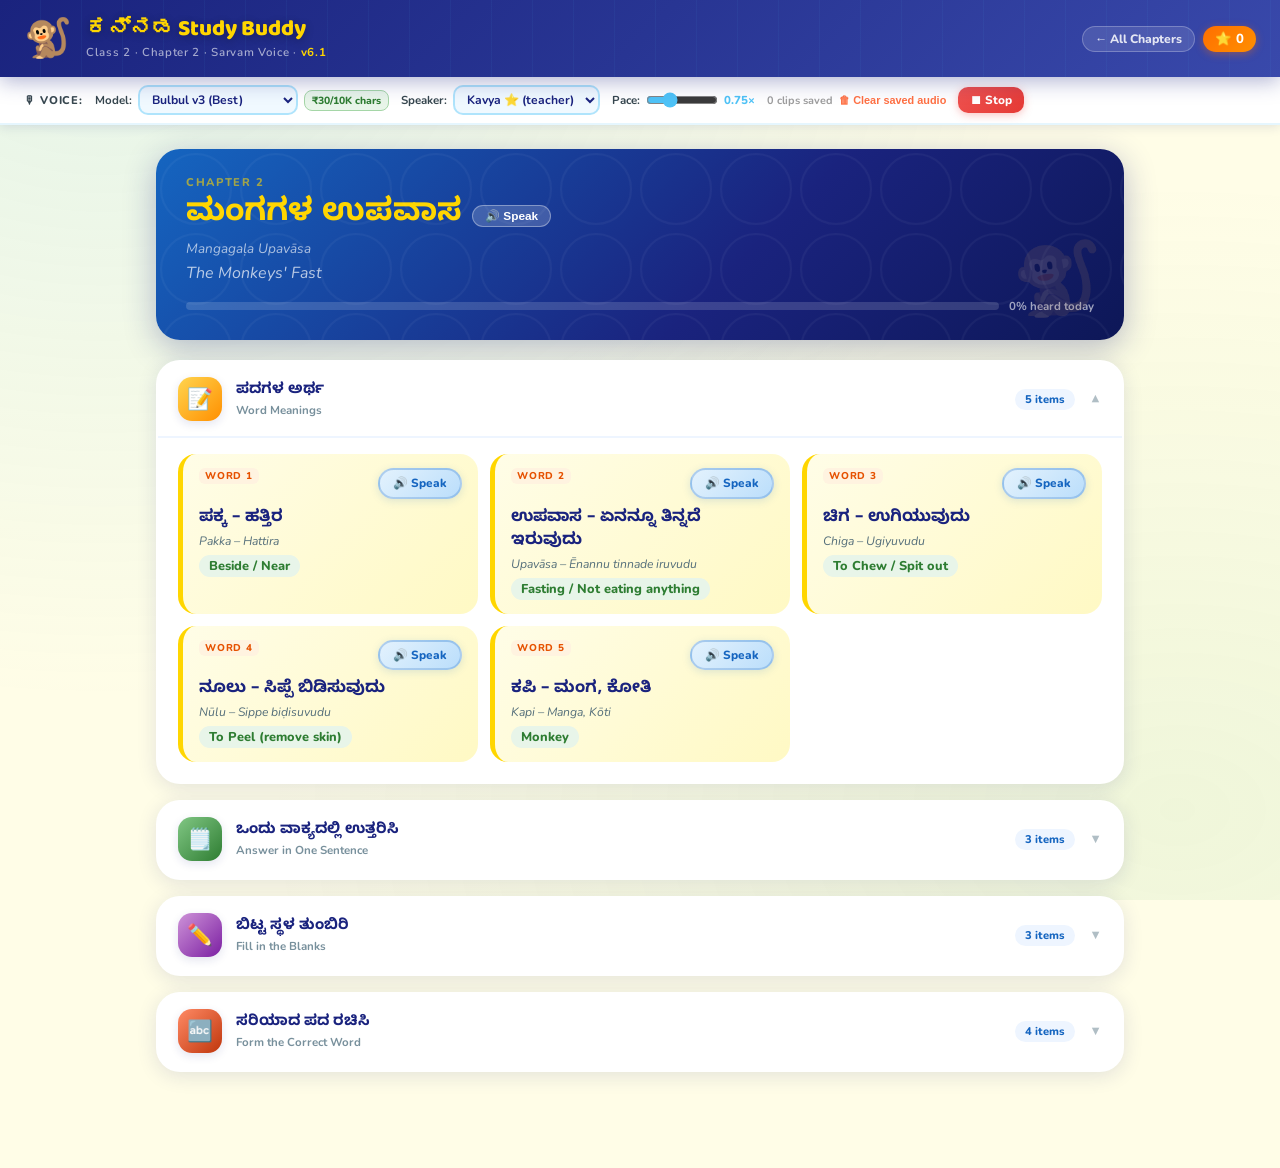
<file: chapter2.html>
<!DOCTYPE html>

<html lang="en">
<head>
<meta charset="UTF-8">
<meta name="viewport" content="width=device-width, initial-scale=1.0">
<title>Chapter 2 — ಮಂಗಗಳ ಉಪವಾಸ</title>
<link rel="stylesheet" href="shared.css">
</head>
<body>

<div class="stars-bg" id="starsBg"></div>
<div class="celebration" id="celebration">
  <div class="celebration-content">
    <span class="celeb-emoji" id="celebEmoji">🌟</span>
    <div class="celeb-title" id="celebTitle">Superstar!</div>
    <div class="celeb-sub"   id="celebSub">You are learning so well!</div>
    <div class="celeb-stars" id="celebStars">⭐⭐⭐</div>
    <button class="celeb-btn" onclick="closeCelebration()">Keep Learning! 🚀</button>
  </div>
</div>

<header class="app-header">
  <div class="hdr-mascot">🐒</div>
  <div class="hdr-text">
    <div class="hdr-title">ಕನ್ನಡ Study Buddy</div>
    <div class="hdr-sub">Class 2 · Chapter 2 · Sarvam Voice · <strong style="color:var(--sun)">v6.1</strong></div>
  </div>
  <div class="hdr-right">
    <a class="back-btn" href="index.html">← All Chapters</a>
    <div class="star-counter" onclick="showStarCelebration()" title="Your stars!">
      <span>⭐</span><span id="starCount">0</span>
    </div>
  </div>
</header>

<!-- Settings bar -->

<div class="settings-bar">
  <span class="sbar-label">🎙 Voice:</span>

  <div class="sbar-group">
    <label>Model:</label>
    <select class="sbar-select" id="modelSel" onchange="syncSpeakerDropdown()">
      <option value="bulbul:v3" selected>Bulbul v3 (Best)</option>
      <option value="bulbul:v2">Bulbul v2 (Save 50%)</option>
    </select>
    <span class="cost-badge cost-v3" id="costBadge">₹30/10K chars</span>
  </div>

  <div class="sbar-group">
    <label>Speaker:</label>
    <select class="sbar-select" id="speakerSel"></select>
  </div>

  <div class="sbar-group">
    <label>Pace:</label>
    <input type="range" class="sbar-range" id="paceRange"
           min="0.5" max="1.4" step="0.05" value="0.75"
           oninput="document.getElementById('paceVal').textContent=
                    parseFloat(this.value).toFixed(2)+'×'">
    <span class="sbar-val" id="paceVal">0.75×</span>
  </div>

  <div class="sbar-group">
    <span id="cacheInfo">Loading…</span>
    <button class="clear-btn" onclick="clearCache()" title="Delete all saved audio from this device">🗑 Clear saved audio</button>
  </div>

<button class="stop-btn" onclick="stopAudio()">⏹ Stop</button>

</div>

<div class="container">
  <div id="chapterContent"></div>
</div>

<script src="shared.js"></script>

<script>
/* ── Chapter 2 data — scanned from notebook ─────────────
   Source: IMG_7968.jpeg (front) + IMG_7969.jpeg (back)
   Chapter title: ಮಂಗಗಳ ಉಪವಾಸ  (The Monkeys' Fast)
─────────────────────────────────────────────────────── */
const CHAPTER = {
  id: 'ch2',
  number: 'Chapter 2',
  emoji: '🐒',
  titleKannada: 'ಮಂಗಗಳ ಉಪವಾಸ',
  titleTranslit: 'Mangagaḷa Upavāsa',
  titleEnglish: "The Monkeys' Fast",
  sections: [

    /* ── I. ಪದಗಳ ಅರ್ಥ  (Word Meanings) ── */
    {
      type:'vocab', iconClass:'ic-vocab', icon:'📝',
      titleKn:'ಪದಗಳ ಅರ್ಥ', titleEn:'Word Meanings',
      items:[
        {
          kn:'ಪಕ್ಕ – ಹತ್ತಿರ',
          // pakka = close / beside; hattira = near
          tr:'Pakka – Hattira',
          en:'Beside / Near'
        },
        {
          kn:'ಉಪವಾಸ – ಏನನ್ನೂ ತಿನ್ನದೆ ಇರುವುದು',
          // upavāsa = fasting; ēnannu tinnade iruvudu = not eating anything
          tr:'Upavāsa – Ēnannu tinnade iruvudu',
          en:'Fasting / Not eating anything'
        },
        {
          kn:'ಚಿಗ – ಉಗಿಯುವುದು',
          // chiga = to chew and spit; ugiyuvudu = to spit out
          tr:'Chiga – Ugiyuvudu',
          en:'To Chew / Spit out'
        },
        {
          kn:'ನೂಲು – ಸಿಪ್ಪೆ ಬಿಡಿಸುವುದು',
          // nūlu = to peel; sippe biḍisuvudu = to remove the skin/peel
          tr:'Nūlu – Sippe biḍisuvudu',
          en:'To Peel (remove skin)'
        },
        {
          kn:'ಕಪಿ – ಮಂಗ, ಕೋತಿ',
          // kapi = monkey; manga, kōti = monkey (synonyms)
          tr:'Kapi – Manga, Kōti',
          en:'Monkey'
        },
      ]
    },

    /* ── II. ಒಂದು ವಾಕ್ಯದಲ್ಲಿ ಉತ್ತರಿಸಿ ── */
    {
      type:'qa', iconClass:'ic-short', icon:'🗒️',
      titleKn:'ಒಂದು ವಾಕ್ಯದಲ್ಲಿ ಉತ್ತರಿಸಿ', titleEn:'Answer in One Sentence',
      items:[
        {
          qKn:'ಮಂಗಗಳು ಎಲ್ಲಿ ವಾಸಿಸುತ್ತಿದ್ದವು?',
          // mangagaḷu = monkeys; elli = where; vāsisuttiddavu = were living
          qTr:'Mangagaḷu elli vāsisuttiddavu?',
          qEn:'Where were the monkeys living?',
          aKn:'ಮಂಗಗಳು ಕಾಡಿನಲ್ಲಿ ವಾಸಿಸುತ್ತಿದ್ದವು.',
          aTr:'Mangagaḷu kāḍinalli vāsisuttiddavu.',
          aEn:'The monkeys were living in the forest.'
        },
        {
          qKn:'ಮಂಗಗಳು ಯಾವ ತೋಟಕ್ಕೆ ಹೋದವು?',
          // yāva = which; tōṭakke = to the garden; hōdavu = went
          qTr:'Mangagaḷu yāva tōṭakke hōdavu?',
          qEn:'Which garden did the monkeys go to?',
          aKn:'ಮಂಗಗಳು ಬಾಳೆಯ ತೋಟಕ್ಕೆ ಹೋದವು.',
          aTr:'Mangagaḷu bāḷeya tōṭakke hōdavu.',
          aEn:'The monkeys went to the banana garden.'
        },
        {
          qKn:'ಮಂಗಗಳು ಹಣ್ಣನ್ನು ಎಲ್ಲಿ ಇಟ್ಟುಕೊಂಡವು?',
          // haṇṇannu = the fruit; elli = where; iṭṭukoṇḍavu = kept/put
          qTr:'Mangagaḷu haṇṇannu elli iṭṭukoṇḍavu?',
          qEn:'Where did the monkeys keep the fruit?',
          aKn:'ಮಂಗಗಳು ಹಣ್ಣನ್ನು ಬಾಯಲ್ಲಿ ಇಟ್ಟುಕೊಂಡವು.',
          aTr:'Mangagaḷu haṇṇannu bāyalli iṭṭukoṇḍavu.',
          aEn:'The monkeys kept the fruit in their mouths.'
        },
      ]
    },

    /* ── III. ಬಿಟ್ಟ ಸ್ಥಳ ತುಂಬಿರಿ (Fill in the Blanks) ── */
    {
      type:'fill', iconClass:'ic-fill', icon:'✏️',
      titleKn:'ಬಿಟ್ಟ ಸ್ಥಳ ತುಂಬಿರಿ', titleEn:'Fill in the Blanks',
      items:[
        {
          sentenceKn:'ಮಂಗಗಳು ಒಟ್ಟಿಗೆ ಸೇರಿ <u>ಉಪವಾಸ</u> ಮಾಡಿದವು.',
          speakKn:   'ಮಂಗಗಳು ಒಟ್ಟಿಗೆ ಸೇರಿ ಉಪವಾಸ ಮಾಡಿದವು.',
          // mangagaḷu oṭṭige sēri = monkeys gathered together; upavāsa māḍidavu = observed a fast
          tr: 'Mangagaḷu oṭṭige sēri upavāsa māḍidavu.',
          en: 'The monkeys gathered together and observed a fast.'
        },
        {
          sentenceKn:'ಏನನ್ನೂ ತಿನ್ನದೆ ಮಟ ಮಟ <u>ಮಧ್ಯಾಹ್ನ</u> ಸೋಡ್ತ ಇದ್ದರು ಮರದಲ್ಲಿ.',
          speakKn:   'ಏನನ್ನೂ ತಿನ್ನದೆ ಮಟ ಮಟ ಮಧ್ಯಾಹ್ನ ಸೋಡ್ತ ಇದ್ದರು ಮರದಲ್ಲಿ.',
          // ēnannu tinnade = without eating anything; maṭa maṭa madhyāhna = blazing noon; mara = tree
          tr: 'Ēnannu tinnade maṭa maṭa madhyāhna sōḍta iddaru maradalli.',
          en: 'Without eating anything they spent the blazing afternoon up in the tree.'
        },
        {
          sentenceKn:'ಕ್ರಿಯಾಲೋತಕ ಬಾಯಲ್ಲಿ ಇಟ್ಟ <u>ಹಣ್ಣನ್ನು</u> ಇಳಿಸಿಕೊಂಡರು.',
          speakKn:   'ಕ್ರಿಯಾಲೋತಕ ಬಾಯಲ್ಲಿ ಇಟ್ಟ ಹಣ್ಣನ್ನು ಇಳಿಸಿಕೊಂಡರು.',
          // kriyālōtaka = finally / in the end; bāyalli iṭṭa = kept in mouth; haṇṇannu iḷisikoṇḍaru = swallowed the fruit
          tr: 'Kriyālōtaka bāyalli iṭṭa haṇṇannu iḷisikoṇḍaru.',
          en: 'Finally, they swallowed the fruit they had kept in their mouths.'
        },
      ]
    },

    /* ── IV. ಪದಗಳ ಅರ್ಥ ತುಂಬಿರಿ (Match/Fill Word Meanings) ── */
    {
      type:'wordform', iconClass:'ic-form', icon:'🔤',
      titleKn:'ಸರಿಯಾದ ಪದ ರಚಿಸಿ', titleEn:'Form the Correct Word',
      items:[
        {
          displayKn:'<hl>ಉಪ</hl>ವಾಸ',
          speakKn:  'ಉಪವಾಸ',
          // upavāsa = fasting — the key syllable being practised is ಉಪ
          tr: 'Upavāsa',
          en: 'Fasting'
        },
        {
          displayKn:'ನಾಲ್ಗೆ <hl>ತಾರ</hl>ಡಿ',
          speakKn:  'ನಾಲ್ಗೆ ತಾರಡಿ',
          // nālge tāraḍi = tongue twisting / temptation — from notebook entry ②
          tr: 'Nālge tāraḍi',
          en: 'Tongue is tempted (craving)'
        },
        {
          displayKn:'ಅನೆಯ <hl>ರಟ್ಟ</hl>ಕ',
          speakKn:  'ಅನೆಯ ರಟ್ಟಕ',
          // aneyarattaka — from notebook entry ③ meaning "stubborn / firm"
          tr: 'Aneyarattaka',
          en: 'Stubborn / Firm'
        },
        {
          displayKn:'ಹಣ್ಣನ್ನು <hl>ಫಲ</hl>ದವ',
          speakKn:  'ಹಣ್ಣನ್ನು ಫಲದವ',
          // haṇṇannu phaladava = one who gives fruit — from notebook entry ④
          tr: 'Haṇṇannu phaladava',
          en: 'One who gives fruit'
        },
      ]
    },

  ]
};

function speakHeroTitle() {
  const btn = document.getElementById('heroSpeakBtn');
  if (btn) speakKannada(CHAPTER.titleKannada, btn, null,
    window.innerWidth/2, window.innerHeight/2);
}

/* ── Render (identical pattern to chapter1.html) ─────── */
const REFS = {};
let   refN = 0;
const mkRef = t => { const id='r'+(refN++); REFS[id]=t; return id; };

function renderChapter() {
  const ch    = CHAPTER;
  document.getElementById('chapterContent').innerHTML =
    `<div class="ch-hero">
       <div class="ch-hero-emoji">${ch.emoji}</div>
       <div class="ch-num">${ch.number}</div>
       <div class="ch-kn" style="display:flex;align-items:center;gap:10px;flex-wrap:wrap;">
         ${ch.titleKannada}
         <button id="heroSpeakBtn"
           onclick="speakHeroTitle()"
           style="background:rgba(255,255,255,.18);border:1.5px solid rgba(255,255,255,.35);border-radius:20px;padding:3px 12px;font-size:.74rem;font-weight:800;color:white;cursor:pointer;flex-shrink:0;">
           🔊 Speak
         </button>
       </div>
       <div style="font-size:.85rem;color:rgba(255,255,255,.65);font-style:italic;margin-top:2px;">${ch.titleTranslit}</div>
       <div class="ch-en">${ch.titleEnglish}</div>
       <div class="ch-progress">
         <div class="ch-progress-bar"><div class="ch-progress-fill" id="progressFill" style="width:0%"></div></div>
         <div class="ch-progress-label" id="progressLabel">0% heard today</div>
       </div>
     </div>` +
    ch.sections.map((s,i) => renderSection(s,i)).join('');
  const fh = document.querySelector('.sec-hdr');
  if (fh) toggle(fh);
}

function renderSection(s, idx) {
  let body='';
  if      (s.type==='vocab')    body=renderVocab(s.items);
  else if (s.type==='qa')       body=renderQA(s.items);
  else if (s.type==='fill')     body=renderFill(s.items);
  else if (s.type==='wordform') body=renderWordForm(s.items);
  return `
  <div class="sec-card" style="animation-delay:${idx*.08}s">
    <div class="sec-hdr" onclick="toggle(this)">
      <div class="sec-icon-wrap ${s.iconClass}">${s.icon}</div>
      <div class="sec-titles"><div class="sec-title-kn">${s.titleKn}</div><div class="sec-title-en">${s.titleEn}</div></div>
      <div class="sec-count">${s.items.length} items</div>
      <div class="sec-chevron">▼</div>
    </div>
    <div class="sec-body">${body}</div>
  </div>`;
}

function toggle(hdr) { hdr.classList.toggle('open'); hdr.nextElementSibling.classList.toggle('open'); }

function renderVocab(items) {
  return `<div class="vocab-grid">${items.map((it,i)=>{
    const r=mkRef(it.kn);
    return `<div class="vocab-card" id="${r}_c">
      <div class="vocab-top"><div class="vocab-num">Word ${i+1}</div><button class="speak-btn" id="${r}_b" onclick="go('${r}',event)">🔊 Speak</button></div>
      <div class="vocab-kn">${it.kn}</div><div class="vocab-tr">${it.tr}</div><span class="vocab-en">${it.en}</span>
    </div>`;
  }).join('')}</div>`;
}

function renderQA(items) {
  return items.map((it,i)=>{
    const q=mkRef(it.qKn), a=mkRef(it.aKn);
    return `<div class="qa-item" id="${q}_c">
      <div class="qa-q-block"><div class="qa-q-top"><div class="qa-q-label">❓ Q${i+1}</div><button class="speak-btn" id="${q}_b" onclick="go('${q}',event)">🔊 Q</button></div>
        <div class="qa-kn">${it.qKn}</div><div class="qa-tr">${it.qTr}</div><div class="qa-en">🔵 ${it.qEn}</div></div>
      <div class="qa-a-block"><div class="qa-a-top"><div class="qa-a-label">✅ Answer</div><button class="speak-btn" id="${a}_b" onclick="go('${a}',event)">🔊 A</button></div>
        <div class="qa-ans-kn">${it.aKn}</div><div class="qa-ans-tr">${it.aTr}</div><div class="qa-ans-en">🟢 ${it.aEn}</div></div>
    </div>`;
  }).join('');
}

function renderFill(items) {
  return `<ul class="fill-list">${items.map((it,i)=>{
    const r=mkRef(it.speakKn);
    return `<li class="fill-item" id="${r}_c"><div class="fill-num">${i+1}</div><div class="fill-body">
      <div class="fill-top"><div class="fill-kn">${it.sentenceKn}</div><button class="speak-btn" id="${r}_b" onclick="go('${r}',event)">🔊 Speak</button></div>
      <div class="fill-tr">${it.tr}</div><div class="fill-en">${it.en}</div></div></li>`;
  }).join('')}</ul>`;
}

function renderWordForm(items) {
  return `<div class="wf-grid">${items.map(it=>{
    const r=mkRef(it.speakKn);
    const disp=it.displayKn.replace(/<hl>(.*?)<\/hl>/g,'<span class="wf-hl">$1</span>');
    return `<div class="wf-card" id="${r}_c"><button class="speak-btn wf-speak" id="${r}_b" onclick="go('${r}',event)">🔊</button>
      <div class="wf-word">${disp}</div><div class="wf-tr">${it.tr}</div><span class="wf-mean">${it.en}</span></div>`;
  }).join('')}</div>`;
}

function go(r, evt) {
  const text=REFS[r], btn=document.getElementById(r+'_b'), card=document.getElementById(r+'_c');
  if (text && btn) {
    markHeard(CHAPTER.id+':'+r);
    const total=CHAPTER.sections.reduce((s,sec)=>s+sec.items.length,0);
    updateProgress(CHAPTER.id, total);
    speakKannada(text, btn, card, evt?.clientX, evt?.clientY);
  }
}

(function(){
  const bg=document.getElementById('starsBg');
  const emojis=['⭐','🌟','✨','💫','🐒','🍌','🎯'];
  for(let i=0;i<15;i++){
    const s=document.createElement('div'); s.className='star-float';
    s.textContent=emojis[Math.floor(Math.random()*emojis.length)];
    s.style.left=Math.random()*100+'vw';
    s.style.animationDuration=(12+Math.random()*20)+'s';
    s.style.animationDelay=(-Math.random()*20)+'s';
    s.style.fontSize=(.8+Math.random()*.8)+'rem';
    bg.appendChild(s);
  }
})();

bootShared(() => {
  syncSpeakerDropdown();
  renderChapter();
});
</script>

</body>
</html>
</file>
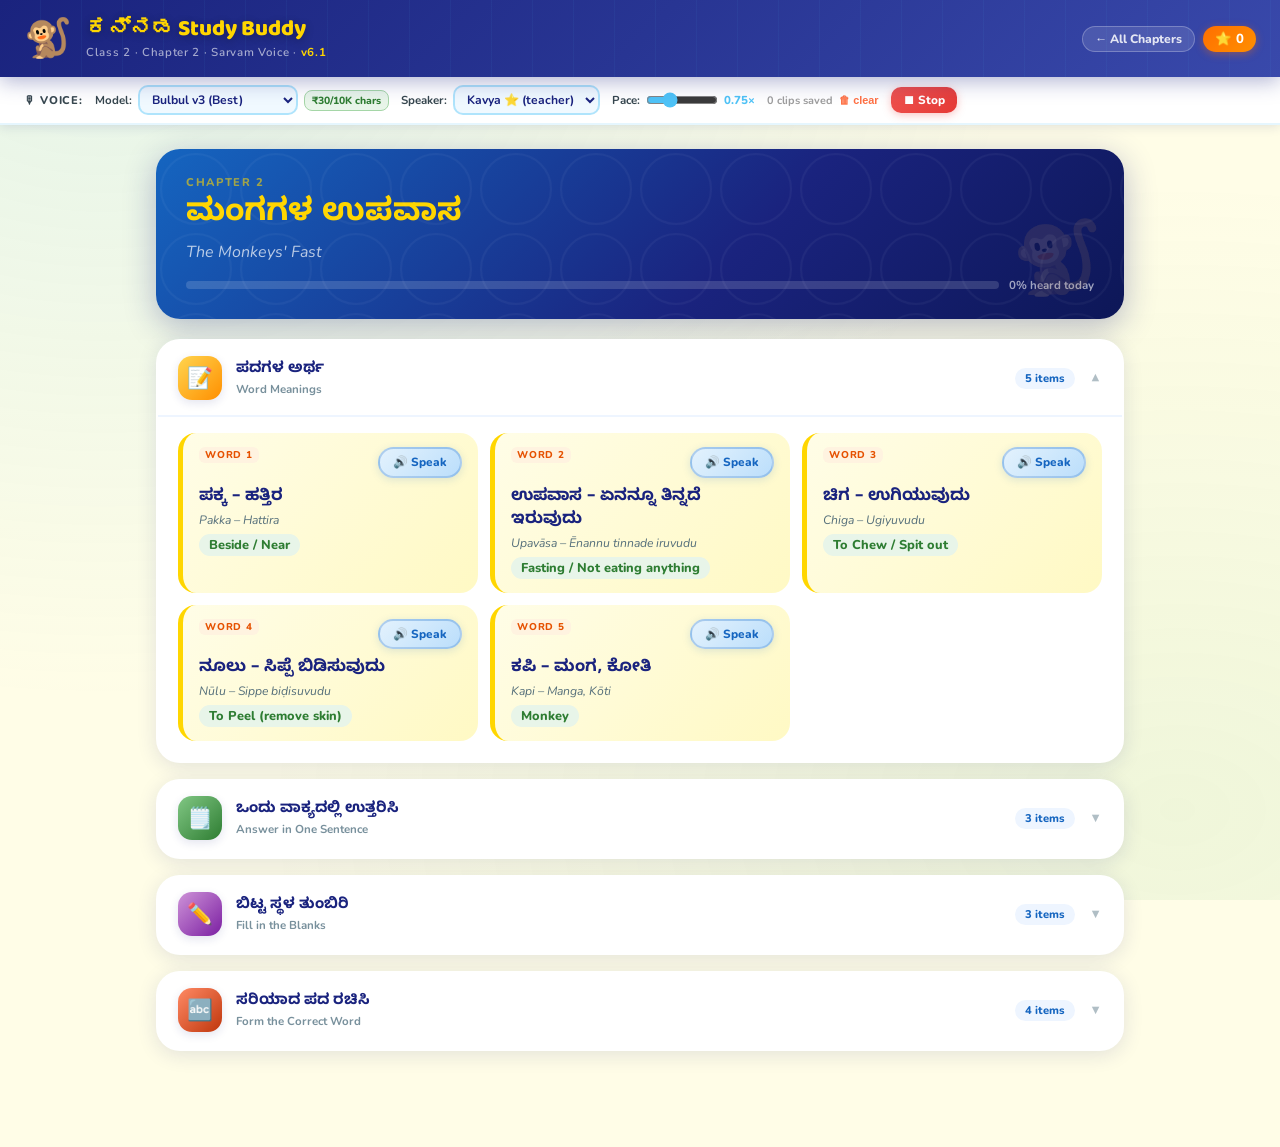
<file: chapter2_v3.html>
<!DOCTYPE html>
<html lang="en">
<head>
<meta charset="UTF-8">
<meta name="viewport" content="width=device-width, initial-scale=1.0">
<title>Chapter 2 — ಮಂಗಗಳ ಉಪವಾಸ</title>
<link rel="stylesheet" href="shared.css">
</head>
<body>

<div class="stars-bg" id="starsBg"></div>
<div class="celebration" id="celebration">
  <div class="celebration-content">
    <span class="celeb-emoji" id="celebEmoji">🌟</span>
    <div class="celeb-title" id="celebTitle">Superstar!</div>
    <div class="celeb-sub"   id="celebSub">You are learning so well!</div>
    <div class="celeb-stars" id="celebStars">⭐⭐⭐</div>
    <button class="celeb-btn" onclick="closeCelebration()">Keep Learning! 🚀</button>
  </div>
</div>

<header class="app-header">
  <div class="hdr-mascot">🐒</div>
  <div class="hdr-text">
    <div class="hdr-title">ಕನ್ನಡ Study Buddy</div>
    <div class="hdr-sub">Class 2 · Chapter 2 · Sarvam Voice · <strong style="color:var(--sun)">v6.0</strong></div>
  </div>
  <div class="hdr-right">
    <a class="back-btn" href="index.html">← All Chapters</a>
    <div class="star-counter" onclick="showStarCelebration()" title="Your stars!">
      <span>⭐</span><span id="starCount">0</span>
    </div>
  </div>
</header>

<!-- Settings bar -->
<div class="settings-bar">
  <span class="sbar-label">🎙 Voice:</span>

  <div class="sbar-group">
    <label>Model:</label>
    <select class="sbar-select" id="modelSel" onchange="syncSpeakerDropdown()">
      <option value="bulbul:v3" selected>Bulbul v3 (Best)</option>
      <option value="bulbul:v2">Bulbul v2 (Save 50%)</option>
    </select>
    <span class="cost-badge cost-v3" id="costBadge">₹30/10K chars</span>
  </div>

  <div class="sbar-group">
    <label>Speaker:</label>
    <select class="sbar-select" id="speakerSel"></select>
  </div>

  <div class="sbar-group">
    <label>Pace:</label>
    <input type="range" class="sbar-range" id="paceRange"
           min="0.5" max="1.4" step="0.05" value="0.75"
           oninput="document.getElementById('paceVal').textContent=
                    parseFloat(this.value).toFixed(2)+'×'">
    <span class="sbar-val" id="paceVal">0.75×</span>
  </div>

  <div class="sbar-group">
    <span id="cacheInfo">Loading…</span>
    <button class="clear-btn" onclick="clearCache()">🗑 clear</button>
  </div>

  <button class="stop-btn" onclick="stopAudio()">⏹ Stop</button>
</div>

<div class="container">
  <div id="chapterContent"></div>
</div>

<script src="shared.js"></script>
<script>
/* ── Chapter 2 data — scanned from notebook ─────────────
   Source: IMG_7968.jpeg (front) + IMG_7969.jpeg (back)
   Chapter title: ಮಂಗಗಳ ಉಪವಾಸ  (The Monkeys' Fast)
─────────────────────────────────────────────────────── */
const CHAPTER = {
  id: 'ch2',
  number: 'Chapter 2',
  emoji: '🐒',
  titleKannada: 'ಮಂಗಗಳ ಉಪವಾಸ',
  titleEnglish: "The Monkeys' Fast",
  sections: [

    /* ── I. ಪದಗಳ ಅರ್ಥ  (Word Meanings) ── */
    {
      type:'vocab', iconClass:'ic-vocab', icon:'📝',
      titleKn:'ಪದಗಳ ಅರ್ಥ', titleEn:'Word Meanings',
      items:[
        {
          kn:'ಪಕ್ಕ – ಹತ್ತಿರ',
          // pakka = close / beside; hattira = near
          tr:'Pakka – Hattira',
          en:'Beside / Near'
        },
        {
          kn:'ಉಪವಾಸ – ಏನನ್ನೂ ತಿನ್ನದೆ ಇರುವುದು',
          // upavāsa = fasting; ēnannu tinnade iruvudu = not eating anything
          tr:'Upavāsa – Ēnannu tinnade iruvudu',
          en:'Fasting / Not eating anything'
        },
        {
          kn:'ಚಿಗ – ಉಗಿಯುವುದು',
          // chiga = to chew and spit; ugiyuvudu = to spit out
          tr:'Chiga – Ugiyuvudu',
          en:'To Chew / Spit out'
        },
        {
          kn:'ನೂಲು – ಸಿಪ್ಪೆ ಬಿಡಿಸುವುದು',
          // nūlu = to peel; sippe biḍisuvudu = to remove the skin/peel
          tr:'Nūlu – Sippe biḍisuvudu',
          en:'To Peel (remove skin)'
        },
        {
          kn:'ಕಪಿ – ಮಂಗ, ಕೋತಿ',
          // kapi = monkey; manga, kōti = monkey (synonyms)
          tr:'Kapi – Manga, Kōti',
          en:'Monkey'
        },
      ]
    },

    /* ── II. ಒಂದು ವಾಕ್ಯದಲ್ಲಿ ಉತ್ತರಿಸಿ ── */
    {
      type:'qa', iconClass:'ic-short', icon:'🗒️',
      titleKn:'ಒಂದು ವಾಕ್ಯದಲ್ಲಿ ಉತ್ತರಿಸಿ', titleEn:'Answer in One Sentence',
      items:[
        {
          qKn:'ಮಂಗಗಳು ಎಲ್ಲಿ ವಾಸಿಸುತ್ತಿದ್ದವು?',
          // mangagaḷu = monkeys; elli = where; vāsisuttiddavu = were living
          qTr:'Mangagaḷu elli vāsisuttiddavu?',
          qEn:'Where were the monkeys living?',
          aKn:'ಮಂಗಗಳು ಕಾಡಿನಲ್ಲಿ ವಾಸಿಸುತ್ತಿದ್ದವು.',
          aTr:'Mangagaḷu kāḍinalli vāsisuttiddavu.',
          aEn:'The monkeys were living in the forest.'
        },
        {
          qKn:'ಮಂಗಗಳು ಯಾವ ತೋಟಕ್ಕೆ ಹೋದವು?',
          // yāva = which; tōṭakke = to the garden; hōdavu = went
          qTr:'Mangagaḷu yāva tōṭakke hōdavu?',
          qEn:'Which garden did the monkeys go to?',
          aKn:'ಮಂಗಗಳು ಬಾಳೆಯ ತೋಟಕ್ಕೆ ಹೋದವು.',
          aTr:'Mangagaḷu bāḷeya tōṭakke hōdavu.',
          aEn:'The monkeys went to the banana garden.'
        },
        {
          qKn:'ಮಂಗಗಳು ಹಣ್ಣನ್ನು ಎಲ್ಲಿ ಇಟ್ಟುಕೊಂಡವು?',
          // haṇṇannu = the fruit; elli = where; iṭṭukoṇḍavu = kept/put
          qTr:'Mangagaḷu haṇṇannu elli iṭṭukoṇḍavu?',
          qEn:'Where did the monkeys keep the fruit?',
          aKn:'ಮಂಗಗಳು ಹಣ್ಣನ್ನು ಬಾಯಲ್ಲಿ ಇಟ್ಟುಕೊಂಡವು.',
          aTr:'Mangagaḷu haṇṇannu bāyalli iṭṭukoṇḍavu.',
          aEn:'The monkeys kept the fruit in their mouths.'
        },
      ]
    },

    /* ── III. ಬಿಟ್ಟ ಸ್ಥಳ ತುಂಬಿರಿ (Fill in the Blanks) ── */
    {
      type:'fill', iconClass:'ic-fill', icon:'✏️',
      titleKn:'ಬಿಟ್ಟ ಸ್ಥಳ ತುಂಬಿರಿ', titleEn:'Fill in the Blanks',
      items:[
        {
          sentenceKn:'ಮಂಗಗಳು ಒಟ್ಟಿಗೆ ಸೇರಿ <u>ಉಪವಾಸ</u> ಮಾಡಿದವು.',
          speakKn:   'ಮಂಗಗಳು ಒಟ್ಟಿಗೆ ಸೇರಿ ಉಪವಾಸ ಮಾಡಿದವು.',
          // mangagaḷu oṭṭige sēri = monkeys gathered together; upavāsa māḍidavu = observed a fast
          tr: 'Mangagaḷu oṭṭige sēri upavāsa māḍidavu.',
          en: 'The monkeys gathered together and observed a fast.'
        },
        {
          sentenceKn:'ಏನನ್ನೂ ತಿನ್ನದೆ ಮಟ ಮಟ <u>ಮಧ್ಯಾಹ್ನ</u> ಸೋಡ್ತ ಇದ್ದರು ಮರದಲ್ಲಿ.',
          speakKn:   'ಏನನ್ನೂ ತಿನ್ನದೆ ಮಟ ಮಟ ಮಧ್ಯಾಹ್ನ ಸೋಡ್ತ ಇದ್ದರು ಮರದಲ್ಲಿ.',
          // ēnannu tinnade = without eating anything; maṭa maṭa madhyāhna = blazing noon; mara = tree
          tr: 'Ēnannu tinnade maṭa maṭa madhyāhna sōḍta iddaru maradalli.',
          en: 'Without eating anything they spent the blazing afternoon up in the tree.'
        },
        {
          sentenceKn:'ಕ್ರಿಯಾಲೋತಕ ಬಾಯಲ್ಲಿ ಇಟ್ಟ <u>ಹಣ್ಣನ್ನು</u> ಇಳಿಸಿಕೊಂಡರು.',
          speakKn:   'ಕ್ರಿಯಾಲೋತಕ ಬಾಯಲ್ಲಿ ಇಟ್ಟ ಹಣ್ಣನ್ನು ಇಳಿಸಿಕೊಂಡರು.',
          // kriyālōtaka = finally / in the end; bāyalli iṭṭa = kept in mouth; haṇṇannu iḷisikoṇḍaru = swallowed the fruit
          tr: 'Kriyālōtaka bāyalli iṭṭa haṇṇannu iḷisikoṇḍaru.',
          en: 'Finally, they swallowed the fruit they had kept in their mouths.'
        },
      ]
    },

    /* ── IV. ಪದಗಳ ಅರ್ಥ ತುಂಬಿರಿ (Match/Fill Word Meanings) ── */
    {
      type:'wordform', iconClass:'ic-form', icon:'🔤',
      titleKn:'ಸರಿಯಾದ ಪದ ರಚಿಸಿ', titleEn:'Form the Correct Word',
      items:[
        {
          displayKn:'<hl>ಉಪ</hl>ವಾಸ',
          speakKn:  'ಉಪವಾಸ',
          // upavāsa = fasting — the key syllable being practised is ಉಪ
          tr: 'Upavāsa',
          en: 'Fasting'
        },
        {
          displayKn:'ನಾಲ್ಗೆ <hl>ತಾರ</hl>ಡಿ',
          speakKn:  'ನಾಲ್ಗೆ ತಾರಡಿ',
          // nālge tāraḍi = tongue twisting / temptation — from notebook entry ②
          tr: 'Nālge tāraḍi',
          en: 'Tongue is tempted (craving)'
        },
        {
          displayKn:'ಅನೆಯ <hl>ರಟ್ಟ</hl>ಕ',
          speakKn:  'ಅನೆಯ ರಟ್ಟಕ',
          // aneyarattaka — from notebook entry ③ meaning "stubborn / firm"
          tr: 'Aneyarattaka',
          en: 'Stubborn / Firm'
        },
        {
          displayKn:'ಹಣ್ಣನ್ನು <hl>ಫಲ</hl>ದವ',
          speakKn:  'ಹಣ್ಣನ್ನು ಫಲದವ',
          // haṇṇannu phaladava = one who gives fruit — from notebook entry ④
          tr: 'Haṇṇannu phaladava',
          en: 'One who gives fruit'
        },
      ]
    },

  ]
};

/* ── Render (identical pattern to chapter1.html) ─────── */
const REFS = {};
let   refN = 0;
const mkRef = t => { const id='r'+(refN++); REFS[id]=t; return id; };

function renderChapter() {
  const ch    = CHAPTER;
  document.getElementById('chapterContent').innerHTML =
    `<div class="ch-hero">
       <div class="ch-hero-emoji">${ch.emoji}</div>
       <div class="ch-num">${ch.number}</div>
       <div class="ch-kn">${ch.titleKannada}</div>
       <div class="ch-en">${ch.titleEnglish}</div>
       <div class="ch-progress">
         <div class="ch-progress-bar"><div class="ch-progress-fill" id="progressFill" style="width:0%"></div></div>
         <div class="ch-progress-label" id="progressLabel">0% heard today</div>
       </div>
     </div>` +
    ch.sections.map((s,i) => renderSection(s,i)).join('');
  const fh = document.querySelector('.sec-hdr');
  if (fh) toggle(fh);
}

function renderSection(s, idx) {
  let body='';
  if      (s.type==='vocab')    body=renderVocab(s.items);
  else if (s.type==='qa')       body=renderQA(s.items);
  else if (s.type==='fill')     body=renderFill(s.items);
  else if (s.type==='wordform') body=renderWordForm(s.items);
  return `
  <div class="sec-card" style="animation-delay:${idx*.08}s">
    <div class="sec-hdr" onclick="toggle(this)">
      <div class="sec-icon-wrap ${s.iconClass}">${s.icon}</div>
      <div class="sec-titles"><div class="sec-title-kn">${s.titleKn}</div><div class="sec-title-en">${s.titleEn}</div></div>
      <div class="sec-count">${s.items.length} items</div>
      <div class="sec-chevron">▼</div>
    </div>
    <div class="sec-body">${body}</div>
  </div>`;
}

function toggle(hdr) { hdr.classList.toggle('open'); hdr.nextElementSibling.classList.toggle('open'); }

function renderVocab(items) {
  return `<div class="vocab-grid">${items.map((it,i)=>{
    const r=mkRef(it.kn);
    return `<div class="vocab-card" id="${r}_c">
      <div class="vocab-top"><div class="vocab-num">Word ${i+1}</div><button class="speak-btn" id="${r}_b" onclick="go('${r}',event)">🔊 Speak</button></div>
      <div class="vocab-kn">${it.kn}</div><div class="vocab-tr">${it.tr}</div><span class="vocab-en">${it.en}</span>
    </div>`;
  }).join('')}</div>`;
}

function renderQA(items) {
  return items.map((it,i)=>{
    const q=mkRef(it.qKn), a=mkRef(it.aKn);
    return `<div class="qa-item" id="${q}_c">
      <div class="qa-q-block"><div class="qa-q-top"><div class="qa-q-label">❓ Q${i+1}</div><button class="speak-btn" id="${q}_b" onclick="go('${q}',event)">🔊 Q</button></div>
        <div class="qa-kn">${it.qKn}</div><div class="qa-tr">${it.qTr}</div><div class="qa-en">🔵 ${it.qEn}</div></div>
      <div class="qa-a-block"><div class="qa-a-top"><div class="qa-a-label">✅ Answer</div><button class="speak-btn" id="${a}_b" onclick="go('${a}',event)">🔊 A</button></div>
        <div class="qa-ans-kn">${it.aKn}</div><div class="qa-ans-tr">${it.aTr}</div><div class="qa-ans-en">🟢 ${it.aEn}</div></div>
    </div>`;
  }).join('');
}

function renderFill(items) {
  return `<ul class="fill-list">${items.map((it,i)=>{
    const r=mkRef(it.speakKn);
    return `<li class="fill-item" id="${r}_c"><div class="fill-num">${i+1}</div><div class="fill-body">
      <div class="fill-top"><div class="fill-kn">${it.sentenceKn}</div><button class="speak-btn" id="${r}_b" onclick="go('${r}',event)">🔊 Speak</button></div>
      <div class="fill-tr">${it.tr}</div><div class="fill-en">${it.en}</div></div></li>`;
  }).join('')}</ul>`;
}

function renderWordForm(items) {
  return `<div class="wf-grid">${items.map(it=>{
    const r=mkRef(it.speakKn);
    const disp=it.displayKn.replace(/<hl>(.*?)<\/hl>/g,'<span class="wf-hl">$1</span>');
    return `<div class="wf-card" id="${r}_c"><button class="speak-btn wf-speak" id="${r}_b" onclick="go('${r}',event)">🔊</button>
      <div class="wf-word">${disp}</div><div class="wf-tr">${it.tr}</div><span class="wf-mean">${it.en}</span></div>`;
  }).join('')}</div>`;
}

function go(r, evt) {
  const text=REFS[r], btn=document.getElementById(r+'_b'), card=document.getElementById(r+'_c');
  if (text && btn) {
    markHeard(CHAPTER.id+':'+r);
    const total=CHAPTER.sections.reduce((s,sec)=>s+sec.items.length,0);
    updateProgress(CHAPTER.id, total);
    speakKannada(text, btn, card, evt?.clientX, evt?.clientY);
  }
}

(function(){
  const bg=document.getElementById('starsBg');
  const emojis=['⭐','🌟','✨','💫','🐒','🍌','🎯'];
  for(let i=0;i<15;i++){
    const s=document.createElement('div'); s.className='star-float';
    s.textContent=emojis[Math.floor(Math.random()*emojis.length)];
    s.style.left=Math.random()*100+'vw';
    s.style.animationDuration=(12+Math.random()*20)+'s';
    s.style.animationDelay=(-Math.random()*20)+'s';
    s.style.fontSize=(.8+Math.random()*.8)+'rem';
    bg.appendChild(s);
  }
})();

bootShared(() => {
  syncSpeakerDropdown();
  renderChapter();
});
</script>
</body>
</html>
</file>
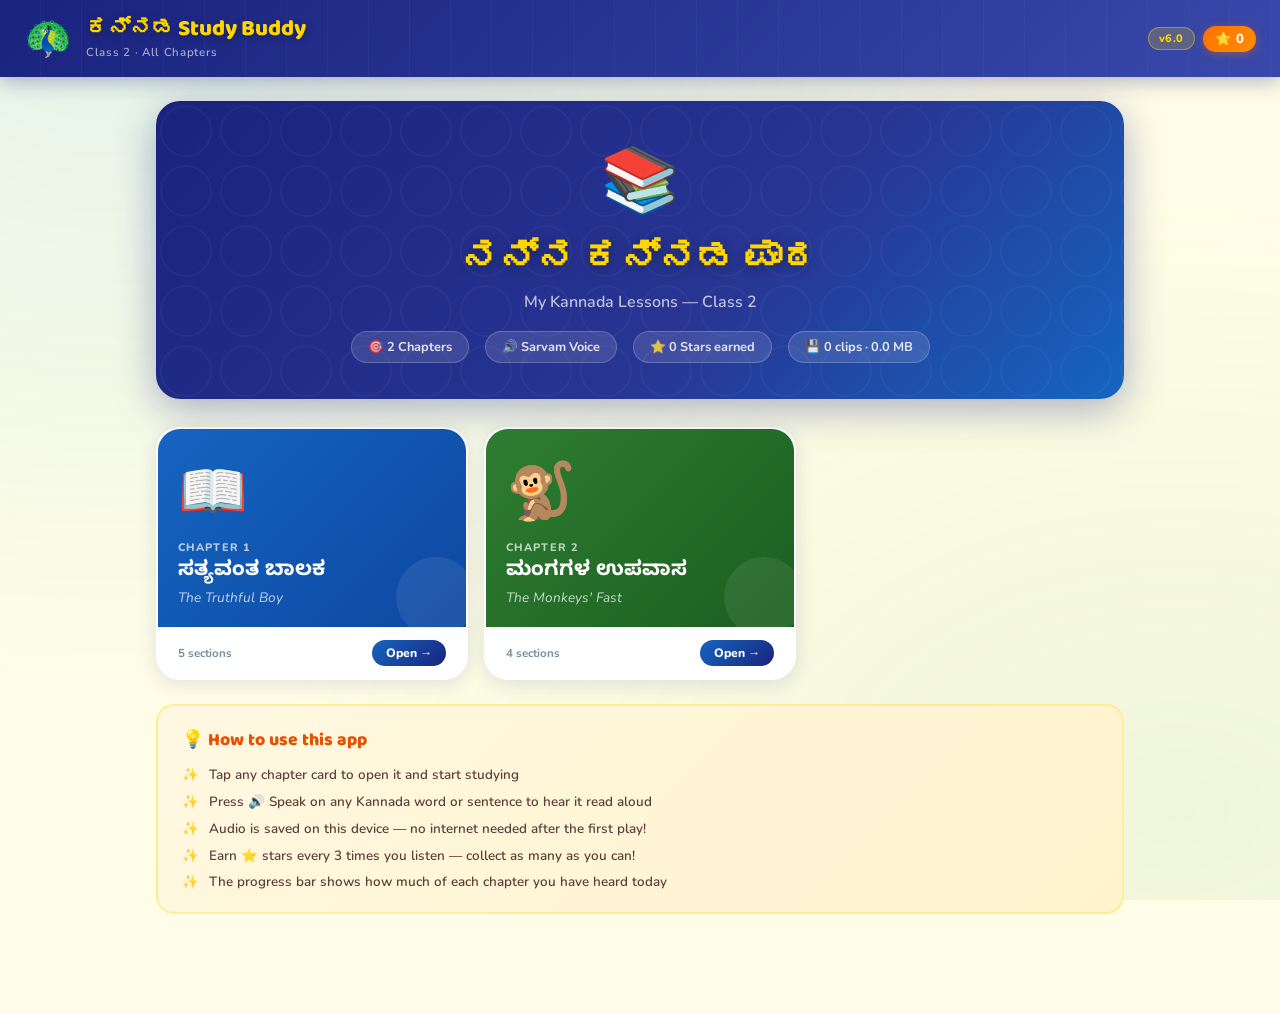
<file: index 3.html>
<!DOCTYPE html>
<html lang="en">
<head>
<meta charset="UTF-8">
<meta name="viewport" content="width=device-width, initial-scale=1.0">
<title>ಕನ್ನಡ Study Buddy 🌟 Class 2</title>
<link rel="stylesheet" href="shared.css">
<style>
.home-hero {
  background:linear-gradient(135deg,#1A237E 0%,#283593 60%,#1565C0 100%);
  border-radius:var(--radius-xl); padding:36px 32px; margin-bottom:28px;
  text-align:center; position:relative; overflow:hidden;
  box-shadow:0 10px 40px rgba(26,35,126,.35);
}
.home-hero::before { content:''; position:absolute; inset:0; background:url("data:image/svg+xml,%3Csvg width='60' height='60' viewBox='0 0 60 60' xmlns='http://www.w3.org/2000/svg'%3E%3Ccircle cx='30' cy='30' r='25' fill='none' stroke='rgba(255,255,255,0.04)' stroke-width='1.5'/%3E%3C/svg%3E") repeat; pointer-events:none; }
.home-mascot { font-size:4rem; display:block; margin-bottom:12px; animation:bounce 2s ease-in-out infinite; }
.home-title { font-family:'Baloo 2',cursive; font-size:clamp(1.6rem,5vw,2.4rem); font-weight:800; color:var(--sun); text-shadow:0 3px 12px rgba(0,0,0,.3); line-height:1.2; }
.home-sub   { font-size:1rem; color:rgba(255,255,255,.7); margin-top:8px; font-weight:600; }
.home-stats { display:flex; gap:16px; justify-content:center; margin-top:18px; flex-wrap:wrap; }
.stat-pill  { background:rgba(255,255,255,.12); border:1px solid rgba(255,255,255,.2); border-radius:20px; padding:6px 16px; font-size:.8rem; font-weight:700; color:rgba(255,255,255,.85); }

.chapters-grid { display:grid; grid-template-columns:repeat(auto-fill,minmax(280px,1fr)); gap:16px; margin-bottom:24px; }

.chapter-card {
  background:white; border-radius:var(--radius-xl);
  overflow:hidden; box-shadow:0 4px 20px var(--shadow);
  border:2px solid transparent; transition:all .25s;
  text-decoration:none; display:block; cursor:pointer;
}
.chapter-card:hover { transform:translateY(-4px); box-shadow:0 10px 30px rgba(26,35,126,.18); border-color:rgba(79,195,247,.4); }
.chapter-card-banner {
  padding:24px 20px 20px;
  position:relative; overflow:hidden;
}
.chapter-card-emoji { font-size:3.5rem; display:block; margin-bottom:10px; position:relative; z-index:1; }
.chapter-card-num  { font-size:.68rem; font-weight:800; text-transform:uppercase; letter-spacing:.12em; opacity:.7; margin-bottom:4px; position:relative; z-index:1; }
.chapter-card-title-kn { font-family:'Noto Sans Kannada',sans-serif; font-size:1.3rem; font-weight:700; line-height:1.3; position:relative; z-index:1; }
.chapter-card-title-en { font-size:.85rem; opacity:.75; font-style:italic; margin-top:2px; position:relative; z-index:1; }
.chapter-card-banner::after { content:''; position:absolute; right:-10px; bottom:-10px; width:80px; height:80px; border-radius:50%; opacity:.08; background:white; }

.chapter-card-footer { padding:12px 20px; display:flex; align-items:center; justify-content:space-between; border-top:1px solid #F5F5F5; }
.chapter-sections-count { font-size:.72rem; font-weight:700; color:#78909C; }
.chapter-open-btn { background:linear-gradient(135deg,#1565C0,#1A237E); color:white; border:none; border-radius:20px; padding:5px 14px; font-size:.76rem; font-weight:800; cursor:pointer; font-family:'Nunito',sans-serif; transition:transform .2s; }
.chapter-open-btn:hover { transform:scale(1.05); }

/* chapter colours */
.ch-color-1 { background:linear-gradient(135deg,#1565C0,#0D47A1); color:white; }
.ch-color-2 { background:linear-gradient(135deg,#2E7D32,#1B5E20); color:white; }
.ch-color-3 { background:linear-gradient(135deg,#6A1B9A,#4A148C); color:white; }
.ch-color-4 { background:linear-gradient(135deg,#BF360C,#870000); color:white; }
.ch-color-5 { background:linear-gradient(135deg,#00695C,#004D40); color:white; }

.tips-card {
  background:linear-gradient(135deg,#FFF8E1,#FFF3CD);
  border-radius:var(--radius-lg); padding:20px 24px;
  border:2px solid rgba(255,214,0,.3); margin-bottom:20px;
}
.tips-title { font-family:'Baloo 2',cursive; font-size:1.1rem; font-weight:800; color:#E65100; margin-bottom:12px; }
.tips-list  { list-style:none; display:flex; flex-direction:column; gap:8px; }
.tips-list li { display:flex; gap:10px; font-size:.84rem; color:#5D4037; font-weight:600; line-height:1.4; }
.tips-list li::before { content:'✨'; flex-shrink:0; }
</style>
</head>
<body>

<div class="stars-bg" id="starsBg"></div>
<div class="celebration" id="celebration">
  <div class="celebration-content">
    <span class="celeb-emoji" id="celebEmoji">🌟</span>
    <div class="celeb-title" id="celebTitle">Superstar!</div>
    <div class="celeb-sub"   id="celebSub">You are learning so well!</div>
    <div class="celeb-stars" id="celebStars">⭐⭐⭐</div>
    <button class="celeb-btn" onclick="closeCelebration()">Keep Learning! 🚀</button>
  </div>
</div>

<header class="app-header">
  <div class="hdr-mascot">🦚</div>
  <div class="hdr-text">
    <div class="hdr-title">ಕನ್ನಡ Study Buddy</div>
    <div class="hdr-sub">Class 2 · All Chapters</div>
  </div>
  <div class="hdr-right">
    <div class="version-badge">v6.0</div>
    <div class="star-counter" onclick="showStarCelebration()" title="Your stars!">
      <span>⭐</span><span id="starCount">0</span>
    </div>
  </div>
</header>

<div class="container">

  <!-- Hero -->
  <div class="home-hero">
    <span class="home-mascot">📚</span>
    <div class="home-title">ನನ್ನ ಕನ್ನಡ ಪಾಠ</div>
    <div class="home-sub">My Kannada Lessons — Class 2</div>
    <div class="home-stats">
      <span class="stat-pill">🎯 2 Chapters</span>
      <span class="stat-pill">🔊 Sarvam Voice</span>
      <span class="stat-pill" id="homeStarStat">⭐ 0 Stars earned</span>
      <span class="stat-pill" id="homeStorageStat">💾 Loading…</span>
    </div>
  </div>

  <!-- Chapters Grid -->
  <div class="chapters-grid" id="chaptersGrid"></div>

  <!-- Tips -->
  <div class="tips-card">
    <div class="tips-title">💡 How to use this app</div>
    <ul class="tips-list">
      <li>Tap any chapter card to open it and start studying</li>
      <li>Press 🔊 Speak on any Kannada word or sentence to hear it read aloud</li>
      <li>Audio is saved on this device — no internet needed after the first play!</li>
      <li>Earn ⭐ stars every 3 times you listen — collect as many as you can!</li>
      <li>The progress bar shows how much of each chapter you have heard today</li>
    </ul>
  </div>

</div>

<script src="shared.js"></script>
<script>
const CHAPTER_INDEX = [
  {
    id: 'ch1',
    number: 'Chapter 1',
    emoji: '📖',
    titleKn: 'ಸತ್ಯವಂತ ಬಾಲಕ',
    titleEn: 'The Truthful Boy',
    color: 'ch-color-1',
    sections: 5,
    file: 'chapter1.html',
  },
  {
    id: 'ch2',
    number: 'Chapter 2',
    emoji: '🐒',
    titleKn: 'ಮಂಗಗಳ ಉಪವಾಸ',
    titleEn: "The Monkeys' Fast",
    color: 'ch-color-2',
    sections: 4,
    file: 'chapter2.html',
  },
  /* ADD MORE CHAPTERS HERE:
  {
    id: 'ch3', number: 'Chapter 3', emoji: '🌸',
    titleKn: '…', titleEn: '…',
    color: 'ch-color-3', sections: 5, file: 'chapter3.html',
  },
  */
];

function renderChapters() {
  const grid = document.getElementById('chaptersGrid');
  grid.innerHTML = CHAPTER_INDEX.map(ch => `
    <a class="chapter-card" href="${ch.file}">
      <div class="chapter-card-banner ${ch.color}">
        <span class="chapter-card-emoji">${ch.emoji}</span>
        <div class="chapter-card-num">${ch.number}</div>
        <div class="chapter-card-title-kn">${ch.titleKn}</div>
        <div class="chapter-card-title-en">${ch.titleEn}</div>
      </div>
      <div class="chapter-card-footer">
        <span class="chapter-sections-count">${ch.sections} sections</span>
        <button class="chapter-open-btn">Open →</button>
      </div>
    </a>
  `).join('');
}

// Floating stars
(function() {
  const bg = document.getElementById('starsBg');
  const emojis = ['⭐','🌟','✨','💫','🌸','🎯','🏆'];
  for (let i = 0; i < 18; i++) {
    const s = document.createElement('div');
    s.className = 'star-float';
    s.textContent = emojis[Math.floor(Math.random() * emojis.length)];
    s.style.left  = Math.random() * 100 + 'vw';
    s.style.animationDuration = (12 + Math.random() * 20) + 's';
    s.style.animationDelay   = (-Math.random() * 20) + 's';
    s.style.fontSize = (.8 + Math.random() * .8) + 'rem';
    bg.appendChild(s);
  }
})();

renderChapters();

bootShared(() => {
  // Update home stats after IDB loads
  document.getElementById('homeStarStat').textContent =
    '⭐ ' + (parseInt(localStorage.getItem('kn_stars')||'0')) + ' Stars earned';
  idbGetAll().then(records => {
    const bytes = records.reduce((s,r) => s+(r.wavBytes?.byteLength||0), 0);
    const mb    = (bytes/1024/1024).toFixed(1);
    document.getElementById('homeStorageStat').textContent =
      '💾 ' + records.length + ' clips · ' + mb + ' MB';
  });
});
</script>
</body>
</html>
</file>
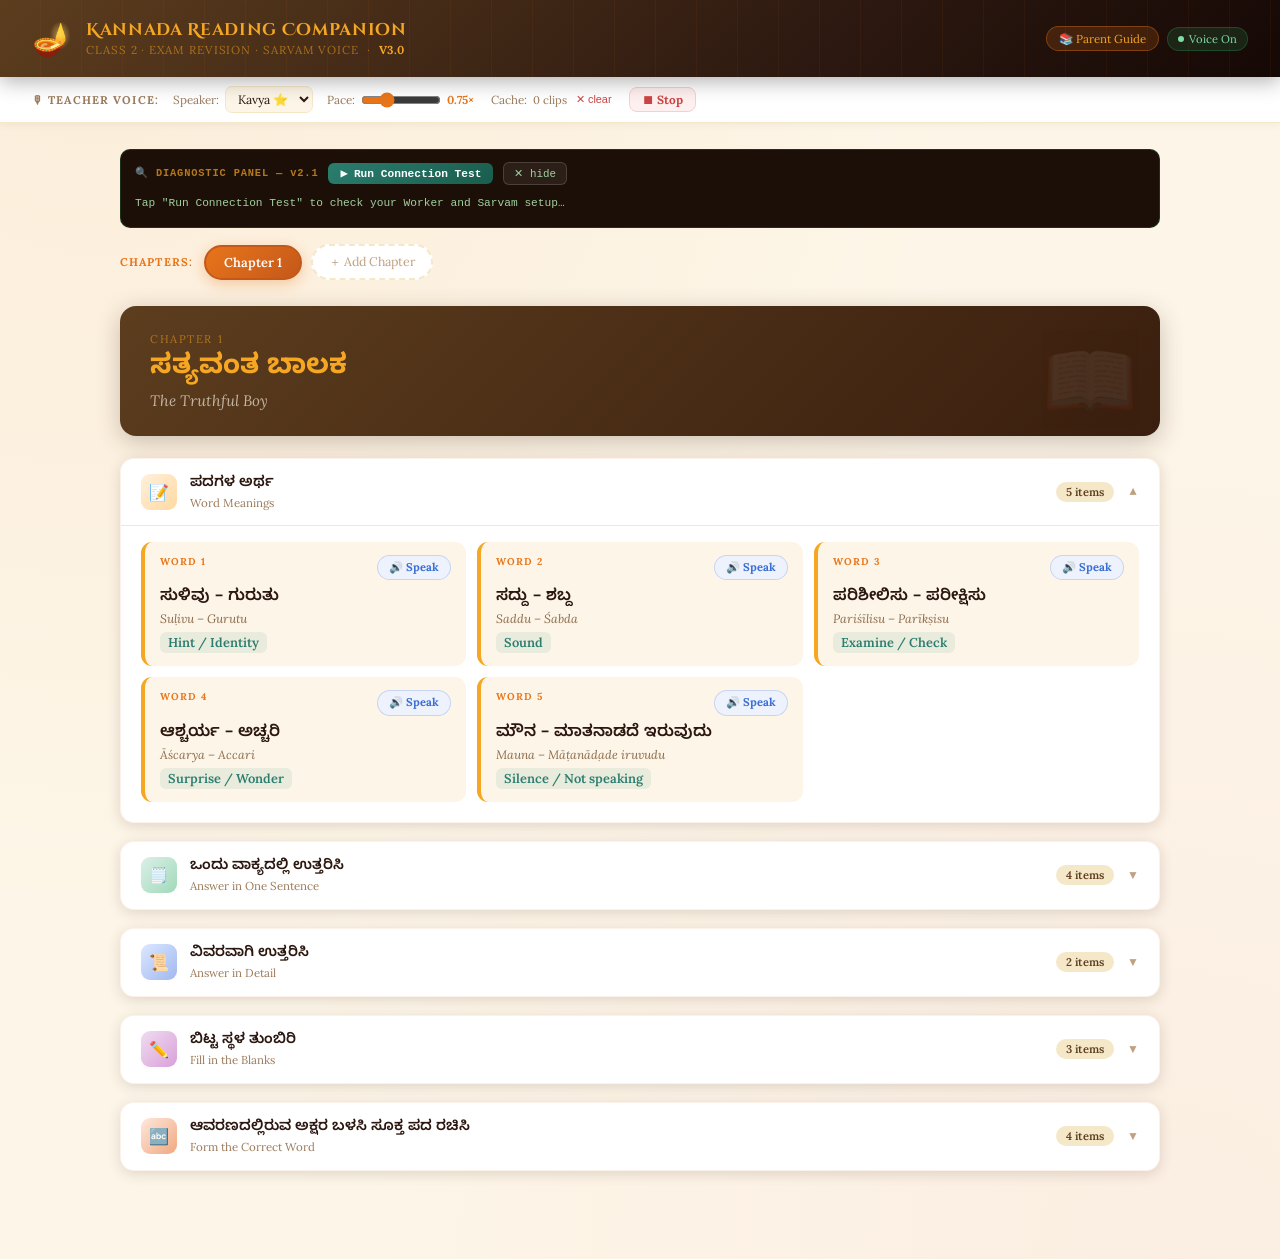
<file: index_v1.html>
<!DOCTYPE html>
<html lang="en">
<!--
  ╔══════════════════════════════════════════════════════════════════════╗
  ║  Class 2 Kannada Reading Companion  —  Sarvam TTS Edition           ║
  ║  Proxy: sarvam-proxy.achallakiran.workers.dev                        ║
  ║                                                                      ║
  ║  GitHub Pages ready — single file, zero secrets, no build step.     ║
  ║                                                                      ║
  ║  TO ADD CHAPTERS:                                                    ║
  ║  Find  ══ ADD MORE CHAPTERS BELOW  in the <script> section.         ║
  ║  Copy the Chapter 1 block and fill in new content.                   ║
  ╚══════════════════════════════════════════════════════════════════════╝
-->
<head>
<meta charset="UTF-8">
<meta name="viewport" content="width=device-width, initial-scale=1.0">
<title>ಕನ್ನಡ Reading Companion — Class 2</title>
<link rel="preconnect" href="https://fonts.googleapis.com">
<link href="https://fonts.googleapis.com/css2?family=Noto+Sans+Kannada:wght@300;400;600;700&family=Cinzel+Decorative:wght@400;700&family=Lora:ital,wght@0,400;0,600;1,400&display=swap" rel="stylesheet">
<style>

/* ══════════════════════════════════════
   TOKENS
══════════════════════════════════════ */
:root {
  --saffron:      #E8751A;
  --deep-saffron: #C4581A;
  --turmeric:     #F5A623;
  --cream:        #FDF6E8;
  --parchment:    #F5E8C8;
  --brown:        #5C3D1E;
  --dark-brown:   #2C1810;
  --lotus:        #D4566E;
  --teal:         #2A7D6E;
  --shadow:       rgba(44,24,16,0.14);
  --speak-idle:   #3B6FD4;
  --speak-bg:     #EEF2FC;
  --speak-active: #2A9D5C;
  --radius:       14px;
}

*, *::before, *::after { margin:0; padding:0; box-sizing:border-box; }

body {
  font-family: 'Lora', serif;
  background: var(--cream);
  color: var(--dark-brown);
  min-height: 100vh;
  background-image:
    radial-gradient(ellipse at 8% 0%,    rgba(232,117,26,.07) 0%, transparent 55%),
    radial-gradient(ellipse at 92% 100%, rgba(212,86,110,.05) 0%, transparent 55%);
}

/* ══════════════════════════════════════
   HEADER
══════════════════════════════════════ */
.app-header {
  background: linear-gradient(135deg, var(--brown) 0%, var(--dark-brown) 65%, #150805 100%);
  padding: 18px 32px;
  display: flex;
  align-items: center;
  gap: 14px;
  box-shadow: 0 4px 20px rgba(0,0,0,.32);
  position: sticky;
  top: 0;
  z-index: 100;
}
.app-header::before {
  content:''; position:absolute; inset:0;
  background: repeating-linear-gradient(90deg,transparent,transparent 40px,
    rgba(232,117,26,.055) 40px,rgba(232,117,26,.055) 41px);
  pointer-events:none;
}
.hdr-icon { font-size:2rem; position:relative; z-index:1; flex-shrink:0; }
.hdr-text { position:relative; z-index:1; flex:1; min-width:0; }
.hdr-text h1 {
  font-family: 'Cinzel Decorative', serif;
  font-size: clamp(.82rem, 2vw, 1.05rem);
  color: var(--turmeric);
  letter-spacing: .04em;
  line-height: 1.25;
}
.hdr-text p {
  font-size:.72rem; color:rgba(245,166,35,.55);
  letter-spacing:.08em; text-transform:uppercase; margin-top:2px;
}
.hdr-right {
  position:relative; z-index:1;
  display:flex; align-items:center; gap:8px; flex-shrink:0;
}
.hdr-badge {
  background:rgba(232,117,26,.18); border:1px solid rgba(232,117,26,.38);
  border-radius:20px; padding:4px 12px; font-size:.72rem; color:var(--turmeric);
}
.api-pill {
  border-radius:20px; padding:4px 10px; font-size:.7rem;
  display:flex; align-items:center; gap:5px; white-space:nowrap;
  background:rgba(42,157,92,.18); color:#7FDBA8; border:1px solid rgba(42,157,92,.3);
}
.api-dot {
  width:6px; height:6px; border-radius:50%;
  background:currentColor; flex-shrink:0;
  animation:blink 2.4s ease-in-out infinite;
}
@keyframes blink { 0%,100%{opacity:1} 50%{opacity:.3} }

/* ══════════════════════════════════════
   VOICE BAR
══════════════════════════════════════ */
.voice-bar {
  background: white;
  border-bottom: 1px solid var(--parchment);
  padding: 9px 32px;
  display: flex;
  align-items: center;
  gap: 14px;
  flex-wrap: wrap;
  box-shadow: 0 2px 8px rgba(44,24,16,.05);
}
.vbar-label {
  font-size:.7rem; text-transform:uppercase;
  letter-spacing:.1em; color:#9A7A5A; font-weight:700; white-space:nowrap;
}
.vbar-group { display:flex; align-items:center; gap:6px; }
.vbar-group label { font-size:.73rem; color:#9A7A5A; white-space:nowrap; }
.vbar-select {
  font-family:'Lora',serif; font-size:.76rem;
  border:1px solid var(--parchment); border-radius:7px; padding:4px 8px;
  color:var(--dark-brown); background:var(--cream); outline:none; cursor:pointer;
}
.vbar-range { width:80px; accent-color:var(--saffron); }
.vbar-val   { font-size:.72rem; color:var(--saffron); font-weight:700; min-width:30px; }
.stop-btn {
  background:#FFF0F0; border:1px solid #FFCCCC; border-radius:8px;
  padding:4px 12px; font-size:.74rem; color:#CC4444;
  cursor:pointer; font-family:'Lora',serif; font-weight:700;
  transition:background .2s; white-space:nowrap;
}
.stop-btn:hover { background:#FFE0E0; }
#cacheInfo { font-size:.7rem; color:#9A7A5A; }
.clear-btn  { font-size:.68rem; color:#CC4444; background:none; border:none; cursor:pointer; padding:0 3px; }

/* ══════════════════════════════════════
   CONTAINER & TABS
══════════════════════════════════════ */
.container { max-width:1080px; margin:0 auto; padding:26px 20px 70px; }

.chapter-nav { display:flex; gap:9px; flex-wrap:wrap; margin-bottom:26px; align-items:center; }
.ch-nav-label {
  font-size:.7rem; text-transform:uppercase; letter-spacing:.1em;
  color:var(--saffron); font-weight:700; margin-right:2px;
}
.ch-tab {
  background:white; border:2px solid var(--parchment); border-radius:50px;
  padding:7px 18px; font-size:.8rem; color:var(--brown); cursor:pointer;
  font-family:'Lora',serif; font-weight:600; transition:all .2s;
  box-shadow:0 2px 6px var(--shadow);
}
.ch-tab:hover  { border-color:var(--saffron); color:var(--saffron); transform:translateY(-1px); }
.ch-tab.active {
  background:linear-gradient(135deg,var(--saffron),var(--deep-saffron));
  border-color:var(--deep-saffron); color:white;
  box-shadow:0 4px 14px rgba(232,117,26,.33);
}
.add-ch-btn {
  background:white; border:2px dashed var(--parchment); border-radius:50px;
  padding:7px 16px; font-size:.78rem; color:#C0A080; cursor:pointer;
  font-family:'Lora',serif; transition:all .2s;
}
.add-ch-btn:hover { border-color:var(--saffron); color:var(--saffron); }

/* ══════════════════════════════════════
   CHAPTER HEADER
══════════════════════════════════════ */
.ch-header {
  background: linear-gradient(135deg, var(--brown) 0%, #3A1E0E 100%);
  border-radius:16px; padding:26px 30px; margin-bottom:22px;
  position:relative; overflow:hidden;
  box-shadow:0 6px 24px rgba(44,24,16,.24);
}
.ch-header::after {
  content:'📖'; position:absolute; right:22px; bottom:8px;
  font-size:4.8rem; opacity:.07; pointer-events:none;
}
.ch-num      { font-size:.7rem; text-transform:uppercase; letter-spacing:.14em; color:rgba(245,166,35,.55); margin-bottom:5px; }
.ch-title-kn { font-family:'Noto Sans Kannada',sans-serif; font-size:1.75rem; font-weight:700; color:var(--turmeric); line-height:1.3; }
.ch-title-en { font-size:.95rem; color:rgba(253,246,232,.65); font-style:italic; margin-top:3px; }

/* ══════════════════════════════════════
   SECTION CARDS
══════════════════════════════════════ */
.sec-card {
  background:white; border-radius:var(--radius); margin-bottom:18px;
  box-shadow:0 3px 14px var(--shadow); border:1px solid rgba(232,117,26,.09);
  overflow:hidden; animation:fadeUp .38s ease both;
}
@keyframes fadeUp { from{opacity:0;transform:translateY(14px)} to{opacity:1;transform:translateY(0)} }

.sec-hdr {
  display:flex; align-items:center; gap:13px; padding:15px 20px;
  cursor:pointer; user-select:none;
  border-bottom:1px solid transparent; transition:background .18s;
}
.sec-hdr:hover { background:rgba(232,117,26,.04); }
.sec-hdr.open  { border-bottom-color:var(--parchment); }

.sec-icon { width:36px; height:36px; border-radius:9px; display:flex; align-items:center; justify-content:center; font-size:1rem; flex-shrink:0; }
.ic-vocab  { background:linear-gradient(135deg,#FFF0DC,#FFD9A0); }
.ic-short  { background:linear-gradient(135deg,#DCF0E8,#A0D9B8); }
.ic-detail { background:linear-gradient(135deg,#DCE8FF,#A0B8F0); }
.ic-fill   { background:linear-gradient(135deg,#F0DCF0,#D9A0D9); }
.ic-form   { background:linear-gradient(135deg,#FFE8DC,#F0A880); }

.sec-titles   { flex:1; }
.sec-title-kn { font-family:'Noto Sans Kannada',sans-serif; font-size:.92rem; font-weight:600; color:var(--dark-brown); }
.sec-title-en { font-size:.72rem; color:#9B7A5A; margin-top:1px; }
.sec-count    { font-size:.7rem; background:var(--parchment); color:var(--brown); border-radius:12px; padding:3px 10px; font-weight:600; }
.sec-chevron  { font-size:.75rem; color:#C0A080; transition:transform .28s ease; }
.sec-hdr.open .sec-chevron { transform:rotate(180deg); }

.sec-body { display:none; padding:16px 20px 20px; }
.sec-body.open { display:block; }

/* ══════════════════════════════════════
   SPEAK BUTTON  (Kannada only)
══════════════════════════════════════ */
.speak-btn {
  display:inline-flex; align-items:center; gap:4px;
  background:var(--speak-bg); border:1.5px solid rgba(59,111,212,.22);
  border-radius:22px; padding:4px 11px;
  font-size:.7rem; font-weight:700; color:var(--speak-idle);
  cursor:pointer; font-family:'Lora',serif;
  transition:all .18s; white-space:nowrap; flex-shrink:0; line-height:1.4;
}
.speak-btn:hover    { background:#D8E4FC; border-color:rgba(59,111,212,.45); }
.speak-btn:disabled { opacity:.45; cursor:not-allowed; }

.speak-btn.loading {
  color:#8A6A30; background:#FFF8DC; border-color:rgba(200,150,30,.35);
  animation:loadpulse .9s ease-in-out infinite;
}
@keyframes loadpulse { 0%,100%{opacity:1} 50%{opacity:.5} }

.speak-btn.playing {
  background:linear-gradient(135deg,#E8F5EE,#C5EDD8);
  border-color:rgba(42,157,92,.4); color:var(--speak-active);
  animation:playglow 1.1s ease-in-out infinite;
}
@keyframes playglow { 0%,100%{box-shadow:0 0 0 0 rgba(42,157,92,.3)} 50%{box-shadow:0 0 0 5px rgba(42,157,92,0)} }

.speak-btn.err { background:#FFF0F0; border-color:rgba(200,60,60,.3); color:#CC4444; }

.card-active { outline:2px solid var(--speak-active); outline-offset:2px; border-radius:var(--radius); }

/* ══════════════════════════════════════
   VOCAB
══════════════════════════════════════ */
.vocab-grid { display:grid; grid-template-columns:repeat(auto-fill,minmax(290px,1fr)); gap:11px; }
.vocab-card {
  background:var(--cream); border-radius:11px; padding:13px 15px;
  border-left:4px solid var(--turmeric);
  transition:transform .18s,box-shadow .18s;
}
.vocab-card:hover { transform:translateY(-2px); box-shadow:0 4px 14px rgba(232,117,26,.14); }
.vocab-top { display:flex; justify-content:space-between; align-items:flex-start; gap:8px; margin-bottom:7px; }
.vocab-num { font-size:.62rem; color:var(--saffron); font-weight:700; letter-spacing:.1em; text-transform:uppercase; }
.vocab-kn  { font-family:'Noto Sans Kannada',sans-serif; font-size:1.02rem; font-weight:600; color:var(--dark-brown); margin-bottom:2px; }
.vocab-tr  { font-size:.76rem; color:#8A6A4A; font-style:italic; margin-bottom:5px; }
.vocab-en  { font-size:.8rem; font-weight:600; color:var(--teal); background:rgba(42,125,110,.09); display:inline-block; padding:2px 8px; border-radius:6px; }

/* ══════════════════════════════════════
   Q & A
══════════════════════════════════════ */
.qa-item { border-radius:11px; margin-bottom:13px; overflow:hidden; border:1px solid var(--parchment); }
.qa-item:last-child { margin-bottom:0; }
.qa-q-block { background:var(--parchment); padding:12px 15px; }
.qa-q-top   { display:flex; justify-content:space-between; align-items:flex-start; gap:10px; margin-bottom:4px; }
.qa-q-label { font-size:.62rem; text-transform:uppercase; letter-spacing:.1em; color:var(--saffron); font-weight:700; }
.qa-kn      { font-family:'Noto Sans Kannada',sans-serif; font-size:.98rem; font-weight:600; color:var(--dark-brown); line-height:1.5; }
.qa-tr      { font-size:.74rem; color:#9A7A5A; font-style:italic; margin-top:3px; }
.qa-en      { font-size:.8rem; color:var(--teal); font-weight:600; margin-top:3px; }
.qa-a-block { background:white; padding:12px 15px; }
.qa-a-top   { display:flex; justify-content:space-between; align-items:flex-start; gap:10px; margin-bottom:4px; }
.qa-a-label { font-size:.62rem; text-transform:uppercase; letter-spacing:.1em; color:var(--teal); font-weight:700; }
.qa-ans-kn  { font-family:'Noto Sans Kannada',sans-serif; font-size:.95rem; color:var(--dark-brown); line-height:1.5; }
.qa-ans-tr  { font-size:.74rem; color:#9A7A5A; font-style:italic; margin-top:3px; }
.qa-ans-en  { font-size:.78rem; color:#4A7D6E; margin-top:3px; font-style:italic; }

/* ══════════════════════════════════════
   FILL IN BLANKS
══════════════════════════════════════ */
.fill-list { list-style:none; }
.fill-item { display:flex; gap:13px; align-items:flex-start; padding:11px 0; border-bottom:1px solid var(--parchment); }
.fill-item:last-child { border-bottom:none; }
.fill-num  { background:var(--saffron); color:white; border-radius:50%; width:25px; height:25px; display:flex; align-items:center; justify-content:center; font-size:.75rem; font-weight:700; flex-shrink:0; margin-top:2px; }
.fill-body { flex:1; }
.fill-top  { display:flex; justify-content:space-between; align-items:flex-start; gap:10px; margin-bottom:3px; }
.fill-kn   { font-family:'Noto Sans Kannada',sans-serif; font-size:.98rem; font-weight:600; color:var(--dark-brown); }
.fill-kn u { text-underline-offset:3px; text-decoration-color:var(--saffron); color:var(--deep-saffron); }
.fill-tr   { font-size:.74rem; color:#9A7A5A; font-style:italic; margin-top:2px; }
.fill-en   { font-size:.78rem; color:var(--teal); font-weight:600; margin-top:2px; }

/* ══════════════════════════════════════
   WORD FORM
══════════════════════════════════════ */
.wf-grid { display:grid; grid-template-columns:repeat(auto-fill,minmax(210px,1fr)); gap:11px; }
.wf-card {
  background:var(--cream); border-radius:11px; padding:13px 15px;
  text-align:center; border:2px solid var(--parchment);
  transition:all .18s; position:relative;
}
.wf-card:hover { border-color:var(--turmeric); box-shadow:0 4px 14px rgba(245,166,35,.14); transform:translateY(-2px); }
.wf-speak { position:absolute; top:9px; right:9px; }
.wf-word  { font-family:'Noto Sans Kannada',sans-serif; font-size:1.12rem; font-weight:700; color:var(--dark-brown); margin:8px 0 3px; }
.wf-hl    { color:var(--lotus); font-weight:700; }
.wf-tr    { font-size:.74rem; color:#9A7A5A; font-style:italic; margin-bottom:6px; }
.wf-mean  { font-size:.78rem; font-weight:600; color:var(--teal); background:rgba(42,125,110,.1); border-radius:6px; padding:2px 8px; display:inline-block; }

/* ══════════════════════════════════════
   RESPONSIVE
══════════════════════════════════════ */
@media(max-width:600px){
  .app-header { padding:14px 16px; }
  .voice-bar  { padding:9px 16px; }
  .container  { padding:16px 12px 56px; }
  .vocab-grid, .wf-grid { grid-template-columns:1fr; }
  .ch-title-kn { font-size:1.3rem; }
  .hdr-badge { display:none; }
}
</style>
</head>
<body>

<!-- ══════════════════════════
     HEADER
══════════════════════════ -->
<header class="app-header">
  <div class="hdr-icon">🪔</div>
  <div class="hdr-text">
    <h1>Kannada Reading Companion</h1>
    <p>Class 2 · Exam Revision · Sarvam Voice &nbsp;·&nbsp; <span style="color:#F5A623;font-weight:700;letter-spacing:.05em;">v3.0</span></p>
  </div>
  <div class="hdr-right">
    <div class="hdr-badge">📚 Parent Guide</div>
    <div class="api-pill">
      <span class="api-dot"></span>
      <span>Voice On</span>
    </div>
  </div>
</header>

<!-- ══════════════════════════
     VOICE SETTINGS BAR
══════════════════════════ -->
<div class="voice-bar">
  <span class="vbar-label">🎙 Teacher Voice:</span>

  <div class="vbar-group">
    <label>Speaker:</label>
    <select class="vbar-select" id="speakerSel">
      <option value="kavya"   selected>Kavya ⭐</option>
      <option value="priya">Priya</option>
      <option value="neha">Neha</option>
      <option value="ritu">Ritu</option>
      <option value="pooja">Pooja</option>
      <option value="kavitha">Kavitha</option>
      <option value="shruti">Shruti</option>
      <option value="suhani">Suhani</option>
    </select>
  </div>

  <div class="vbar-group">
    <label>Pace:</label>
    <input type="range" class="vbar-range" id="paceRange"
           min="0.5" max="1.4" step="0.05" value="0.75"
           oninput="document.getElementById('paceVal').textContent=
                    parseFloat(this.value).toFixed(2)+'×'">
    <span class="vbar-val" id="paceVal">0.75×</span>
  </div>

  <div class="vbar-group">
    <label>Cache:</label>
    <span id="cacheInfo">0 clips</span>
    <button class="clear-btn" onclick="clearCache()" title="Clear audio cache">✕ clear</button>
  </div>

  <button class="stop-btn" onclick="stopAudio()">⏹ Stop</button>
</div>

<!-- ══════════════════════════
     MAIN
══════════════════════════ -->
<div class="container">

  <!-- DEBUG / TEST PANEL -->
  <div id="debugPanel" style="
      background:#1C0F07;color:#A0D0A0;font-family:monospace;font-size:.7rem;
      border-radius:10px;padding:12px 14px;margin-bottom:16px;
      border:1px solid rgba(42,157,92,.25);line-height:1.8;">
    <div style="display:flex;align-items:center;gap:10px;margin-bottom:8px;flex-wrap:wrap;">
      <span style="color:rgba(245,166,35,.7);font-size:.65rem;font-weight:700;letter-spacing:.08em;">
        🔍 DIAGNOSTIC PANEL — v2.1
      </span>
      <button onclick="runConnectionTest()" style="
        background:linear-gradient(135deg,#2A7D6E,#1A5D4E);color:white;
        border:none;border-radius:6px;padding:4px 12px;font-size:.7rem;
        cursor:pointer;font-weight:700;font-family:monospace;">
        ▶ Run Connection Test
      </button>
      <button onclick="document.getElementById('debugPanel').style.display='none'" style="
        background:rgba(255,255,255,.07);color:#A0D0A0;border:1px solid rgba(255,255,255,.15);
        border-radius:6px;padding:4px 10px;font-size:.68rem;cursor:pointer;font-family:monospace;">
        ✕ hide
      </button>
    </div>
    <pre id="debugLog" style="margin:0;white-space:pre-wrap;word-break:break-all;min-height:2em;">Tap "Run Connection Test" to check your Worker and Sarvam setup…</pre>
  </div>

  <div class="chapter-nav">
    <span class="ch-nav-label">Chapters:</span>
    <div id="chapterTabs"></div>
    <button class="add-ch-btn" onclick="showAddHint()">＋ Add Chapter</button>
  </div>
  <div id="chapterContent"></div>
</div>


<script>
/* ══════════════════════════════════════════════════════
   VERSION & PROXY
══════════════════════════════════════════════════════ */
const VERSION   = 'v2.1';
const PROXY_URL = 'https://sarvam-kn-proxy.achallakiran.workers.dev';

/* ══════════════════════════════════════════════════════
   CONNECTION TEST  — hit the ▶ Run Connection Test button
══════════════════════════════════════════════════════ */
async function runConnectionTest() {
  dbg('━━━━━━━━━━━━━━━━━━━━━━━━━━━━━━━━');
  dbg('CONNECTION TEST  ' + VERSION);
  dbg('Worker URL: ' + PROXY_URL);
  dbg('━━━━━━━━━━━━━━━━━━━━━━━━━━━━━━━━');

  // Step 1: Can we reach the worker at all?
  dbg('STEP 1 — Pinging Worker with OPTIONS preflight…');
  try {
    const ping = await fetch(PROXY_URL, {
      method: 'OPTIONS',
      mode: 'cors',
    });
    dbg('✓ Worker reachable — OPTIONS status: ' + ping.status);
    const acao = ping.headers.get('access-control-allow-origin');
    dbg('  Access-Control-Allow-Origin: ' + (acao || '(missing — CORS not configured!)'));
  } catch(e) {
    dbg('✗ Cannot reach Worker at all!');
    dbg('  Error: ' + e.message);
    dbg('  → Check Worker is deployed at the URL above');
    return;
  }

  // Step 2: POST a real TTS request
  dbg('');
  dbg('STEP 2 — Sending test TTS request (text: ಹಾ)…');
  let res, rawText;
  try {
    res = await fetch(PROXY_URL, {
      method: 'POST',
      mode: 'cors',
      headers: { 'Content-Type': 'application/json' },
      body: JSON.stringify({
        text: 'ಹಾ',
        target_language_code: 'kn-IN',
        speaker: 'kavya',
        model: 'bulbul:v3',
        pace: 0.75,
        speech_sample_rate: 24000,
      })
    });
    rawText = await res.text();
    dbg('← HTTP status: ' + res.status);
    dbg('← Response (first 200 chars):');
    dbg('  ' + rawText.substring(0, 200));
  } catch(e) {
    dbg('✗ Fetch failed: ' + e.message);
    dbg('  → This is a CORS or network block.');
    dbg('  → Re-deploy your Cloudflare Worker with the new code.');
    return;
  }

  // Step 3: Parse and play
  dbg('');
  dbg('STEP 3 — Parsing response…');
  let data;
  try { data = JSON.parse(rawText); } catch(_) {
    dbg('✗ Response is not valid JSON');
    return;
  }

  if (data.audios && data.audios[0]) {
    dbg('✓ Got audio! Length: ' + data.audios[0].length + ' chars');
    dbg('  Playing test audio now…');
    try {
      await playBase64(data.audios[0]);
      dbg('✓✓ AUDIO PLAYED SUCCESSFULLY! Everything is working.');
    } catch(pe) {
      dbg('✗ Audio play failed: ' + pe.message);
    }
  } else if (data.error) {
    const e = data.error;
    dbg('✗ Sarvam returned an error:');
    dbg('  code: ' + (e.code || e));
    dbg('  message: ' + (e.message || JSON.stringify(e)));
    dbg('  → Your SARVAM_KEY secret in Cloudflare is wrong or expired.');
    dbg('  → Go to dashboard.sarvam.ai and generate a fresh key.');
    dbg('  → Then update SARVAM_KEY in Cloudflare Worker secrets.');
  } else {
    dbg('✗ Unexpected response shape: ' + JSON.stringify(data).substring(0,120));
  }
  dbg('━━━━━━━━━━━━━━━━━━━━━━━━━━━━━━━━');
}

/* ══════════════════════════════════════════════════════
   DEBUG LOGGER  — shows last few events in a small panel
══════════════════════════════════════════════════════ */
const logs = [];
function dbg(...args) {
  const msg = args.map(a =>
    typeof a === 'object' ? JSON.stringify(a) : String(a)
  ).join(' ');
  console.log('[KN]', msg);
  logs.unshift(msg);
  if (logs.length > 6) logs.pop();
  const el = document.getElementById('debugLog');
  if (el) el.textContent = logs.join('\n');
}

/* ══════════════════════════════════════════════════════
   SARVAM TTS ENGINE
══════════════════════════════════════════════════════ */
let audioCache   = {};   // text → base64 wav
let currentAudio = null;
let currentBtn   = null;
let currentCard  = null;

async function sarvamTTS(text) {
  const speaker = document.getElementById('speakerSel').value;
  const pace    = parseFloat(document.getElementById('paceRange').value);

  dbg('→ Fetching TTS for:', text.substring(0, 30));

  let res;
  try {
    res = await fetch(PROXY_URL, {
      method: 'POST',
      mode: 'cors',
      headers: { 'Content-Type': 'application/json' },
      body: JSON.stringify({
        text,
        target_language_code: 'kn-IN',
        speaker,
        model: 'bulbul:v3',
        pace,
        speech_sample_rate: 24000,
      })
    });
  } catch(networkErr) {
    dbg('✗ Network error:', networkErr.message);
    throw new Error('Network error — check internet connection');
  }

  dbg('← HTTP status:', res.status);

  // Read the raw text first so we can log it on failure
  const rawText = await res.text();
  dbg('← Raw response (first 120):', rawText.substring(0, 120));

  if (!res.ok) {
    // Try to parse error message from Sarvam's response
    let errMsg = `HTTP ${res.status}`;
    try {
      const errJson = JSON.parse(rawText);
      // Sarvam wraps errors in different shapes — handle all of them
      errMsg = errJson.message
            || errJson.error
            || errJson.detail
            || (typeof errJson === 'string' ? errJson : errMsg);
      // Flatten object errors
      if (typeof errMsg === 'object') errMsg = JSON.stringify(errMsg);
    } catch(_) { /* rawText wasn't JSON, use status code */ }
    throw new Error(errMsg);
  }

  let data;
  try {
    data = JSON.parse(rawText);
  } catch(_) {
    throw new Error('Response was not valid JSON');
  }

  if (!data.audios || !data.audios[0]) {
    dbg('✗ No audios in response. Keys:', Object.keys(data).join(', '));
    throw new Error('No audio returned — check Worker logs');
  }

  dbg('✓ Got audio, base64 length:', data.audios[0].length);
  return data.audios[0]; // base64 wav
}

async function playBase64(b64) {
  stopAudio();
  // Decode base64 → Uint8Array → Blob → Object URL
  // This avoids the data-URI size limit in some browsers
  const binary = atob(b64);
  const bytes  = new Uint8Array(binary.length);
  for (let i = 0; i < binary.length; i++) bytes[i] = binary.charCodeAt(i);
  const blob = new Blob([bytes], { type: 'audio/wav' });
  const url  = URL.createObjectURL(blob);
  const audio = new Audio(url);
  audio.onended = () => URL.revokeObjectURL(url);
  currentAudio = audio;
  try {
    await audio.play();
  } catch(playErr) {
    dbg('✗ audio.play() failed:', playErr.message);
    URL.revokeObjectURL(url);
    throw new Error('Browser blocked autoplay — tap the page first');
  }
  return audio;
}

function stopAudio() {
  if (currentAudio) { currentAudio.pause(); currentAudio = null; }
  if (currentBtn)   {
    currentBtn.classList.remove('loading','playing','err');
    currentBtn.innerHTML = '🔊 Speak';
    currentBtn = null;
  }
  if (currentCard)  { currentCard.classList.remove('card-active'); currentCard = null; }
}

async function speakKannada(text, btn, card) {
  // Toggle off if same button tapped again
  if (currentBtn === btn) { stopAudio(); return; }

  stopAudio();
  currentBtn  = btn;
  currentCard = card || null;

  btn.classList.add('loading');
  btn.innerHTML = '⏳ Loading…';
  btn.disabled  = true;
  if (card) card.classList.add('card-active');

  try {
    if (!audioCache[text]) {
      audioCache[text] = await sarvamTTS(text);
      updateCacheCount();
    }

    btn.classList.remove('loading');
    btn.classList.add('playing');
    btn.innerHTML = '🔊 Playing…';
    btn.disabled  = false;

    const audio = await playBase64(audioCache[text]);

    audio.onended = () => { if (currentBtn === btn) stopAudio(); };
    audio.onerror = (e) => {
      dbg('✗ Audio element error:', e);
      if (currentBtn === btn) {
        btn.classList.remove('playing');
        btn.classList.add('err');
        btn.innerHTML = '⚠️ Playback error';
        btn.disabled  = false;
        setTimeout(() => {
          btn.classList.remove('err');
          btn.innerHTML = '🔊 Speak';
          if (card) card.classList.remove('card-active');
          currentBtn = null; currentCard = null;
        }, 2500);
      }
    };

  } catch(e) {
    dbg('✗ speakKannada caught:', e.message);
    btn.classList.remove('loading');
    btn.classList.add('err');
    // Show the actual message, truncated cleanly
    const msg = e.message || 'Unknown error';
    btn.innerHTML = '⚠️ ' + msg.substring(0, 30);
    btn.disabled  = false;
    if (card) card.classList.remove('card-active');
    currentBtn = null; currentCard = null;
    setTimeout(() => {
      btn.classList.remove('err');
      btn.innerHTML = '🔊 Speak';
    }, 4000);
  }
}

function updateCacheCount() {
  const n = Object.keys(audioCache).length;
  document.getElementById('cacheInfo').textContent = n + ' clip' + (n!==1?'s':'');
}
function clearCache() { stopAudio(); audioCache = {}; updateCacheCount(); }


/* ══════════════════════════════════════════════════════
   CHAPTER DATA
   ──────────────────────────────────────────────────────
   Add chapters below the comment  ══ ADD MORE CHAPTERS
══════════════════════════════════════════════════════ */
const CHAPTERS = [
  {
    id: 'ch1',
    number: 'Chapter 1',
    titleKannada: 'ಸತ್ಯವಂತ ಬಾಲಕ',
    titleEnglish: 'The Truthful Boy',
    sections: [

      /* ─────────────────────────────────────
         I.  ಪದಗಳ ಅರ್ಥ  —  Word Meanings
      ───────────────────────────────────── */
      {
        type:'vocab', iconClass:'ic-vocab', icon:'📝',
        titleKn:'ಪದಗಳ ಅರ್ಥ', titleEn:'Word Meanings',
        items:[
          {
            kn:'ಸುಳಿವು – ಗುರುತು',
            tr:'Suḷivu – Gurutu',
            en:'Hint / Identity'
          },
          {
            kn:'ಸದ್ದು – ಶಬ್ದ',
            tr:'Saddu – Śabda',
            en:'Sound'
          },
          {
            kn:'ಪರಿಶೀಲಿಸು – ಪರೀಕ್ಷಿಸು',
            tr:'Pariśīlisu – Parīkṣisu',
            en:'Examine / Check'
          },
          {
            kn:'ಆಶ್ಚರ್ಯ – ಅಚ್ಚರಿ',
            tr:'Āścarya – Accari',
            en:'Surprise / Wonder'
          },
          {
            kn:'ಮೌನ – ಮಾತನಾಡದೆ ಇರುವುದು',
            tr:'Mauna – Māṭanāḍade iruvudu',
            en:'Silence / Not speaking'
          },
        ]
      },

      /* ─────────────────────────────────────
         II.  ಒಂದು ವಾಕ್ಯದಲ್ಲಿ ಉತ್ತರಿಸಿ
      ───────────────────────────────────── */
      {
        type:'qa', iconClass:'ic-short', icon:'🗒️',
        titleKn:'ಒಂದು ವಾಕ್ಯದಲ್ಲಿ ಉತ್ತರಿಸಿ', titleEn:'Answer in One Sentence',
        items:[
          {
            qKn:'ಗುರುಗಳು ಎಲ್ಲಿಗೆ ಬಂದರು?',
            qTr:'Gurugaḷu ellige bandaru?',
            qEn:'Where did the teacher come?',
            aKn:'ಗುರುಗಳು ತರಗತಿಗೆ ಬಂದರು.',
            aTr:'Gurugaḷu taragatige bandaru.',
            aEn:'The teacher came to the class.'
          },
          {
            qKn:'ಹುಡುಗನಿಗೆ ಯಾವ ಸಾಲಿನಲ್ಲಿ ಕುಳಿತುಕೊಳ್ಳಲು ಹೇಳಿದರು?',
            qTr:'Huḍuganige yāva sālinalli kuḷithukoḷḷalu hēḷidaru?',
            qEn:'Which row was the boy told to sit in?',
            aKn:'ಹುಡುಗನಿಗೆ ಮೊದಲನೇ ಸಾಲಿನಲ್ಲಿ ಕುಳಿತುಕೊಳ್ಳಲು ಹೇಳಿದರು.',
            aTr:'Huḍuganige modalanē sālinalli kuḷithukoḷḷalu hēḷidaru.',
            aEn:'The boy was told to sit in the first row.'
          },
          {
            qKn:'ಬಾಲಕನಿಗೆ ಏನು ಹೇಳಲು ಮನಸ್ಸು ಬರಲಿಲ್ಲ?',
            qTr:'Bālakanige ēnu hēḷalu manassu baralilla?',
            qEn:'What did the boy not feel like saying?',
            aKn:'ಬಾಲಕನಿಗೆ ಸುಳ್ಳು ಹೇಳಲು ಮನಸ್ಸು ಬರಲಿಲ್ಲ.',
            aTr:'Bālakanige suḷḷu hēḷalu manassu baralilla.',
            aEn:'The boy did not feel like telling a lie.'
          },
          {
            qKn:'ಸತ್ಯವಂತ ಬಾಲಕನ ಹೆಸರೇನು?',
            qTr:'Satyavanta bālakana hesarēnu?',
            qEn:"What is the truthful boy's name?",
            aKn:'ಸತ್ಯವಂತ ಬಾಲಕನ ಹೆಸರು ಗೋಪಾಲಕೃಷ್ಣ.',
            aTr:'Satyavanta bālakana hesaru Gōpālakṛṣṇa.',
            aEn:"The truthful boy's name is Gopalakrishna."
          },
        ]
      },

      /* ─────────────────────────────────────
         III.  ವಿವರವಾಗಿ ಉತ್ತರಿಸಿ
      ───────────────────────────────────── */
      {
        type:'qa', iconClass:'ic-detail', icon:'📜',
        titleKn:'ವಿವರವಾಗಿ ಉತ್ತರಿಸಿ', titleEn:'Answer in Detail',
        items:[
          {
            qKn:'ಒಬ್ಬ ಬಾಲಕ ಎದ್ದು ನಿಂತು ಗುರುಗಳಿಗೆ ಏನೆಂದು ಹೇಳಿದನು?',
            qTr:'Obba bālaka eddu nintu gurugaḷige ēnendu hēḷidanu?',
            qEn:'What did one boy stand up and say to the teacher?',
            aKn:'ಒಬ್ಬ ಬಾಲಕ ಎದ್ದು ನಿಂತು ಗುರುಗಳಿಗೆ ನಾನು ಲೆಕ್ಕಗಳನ್ನು ಮಾಡಿ ತಂದಿದ್ದೇನೆ ಎಂದು ಹೇಳಿದನು.',
            aTr:'Obba bālaka eddu nintu gurugaḷige nānu lekkagaḷannu māḍi tandiddēne endu hēḷidanu.',
            aEn:'One boy stood up and told the teacher, I have done the sums and brought them.'
          },
          {
            qKn:'ಗುರುಗಳಿಗೆ ಅಚ್ಚರಿ ಮತ್ತು ಆನಂದ ಏಕಾಯಿತು?',
            qTr:'Gurugaḷige accari mattu ānanda ēkāyitu?',
            qEn:'Why was the teacher surprised and happy?',
            aKn:'ಗುರುಗಳಿಗೆ ಬಾಲಕನ ಪ್ರಾಮಾಣಿಕತೆ ಕಂಡು ಅಚ್ಚರಿ ಮತ್ತು ಆನಂದ ವಾಯಿತು.',
            aTr:'Gurugaḷige bālakana prāmāṇikate kaṇḍu accari mattu ānanda vāyitu.',
            aEn:"The teacher was surprised and happy on seeing the boy's honesty."
          },
        ]
      },

      /* ─────────────────────────────────────
         IV.  ಬಿಟ್ಟ ಸ್ಥಳ ತುಂಬಿರಿ
      ───────────────────────────────────── */
      {
        type:'fill', iconClass:'ic-fill', icon:'✏️',
        titleKn:'ಬಿಟ್ಟ ಸ್ಥಳ ತುಂಬಿರಿ', titleEn:'Fill in the Blanks',
        items:[
          {
            sentenceKn: 'ಭೀಷ್ಮ ನೀನು <u>ಜಾಣ</u>.',
            speakKn:    'ಭೀಷ್ಮ ನೀನು ಜಾಣ.',
            tr: 'Bhīṣma nīnu jāṇa.',
            en: 'Bhishma, you are smart.'
          },
          {
            sentenceKn: 'ಅವನು ಒಂದು <u>ಹೆಜ್ಜೆ</u>ಯನ್ನು ಮುಂದೆ ಇಡಲಿಲ್ಲ.',
            speakKn:    'ಅವನು ಒಂದು ಹೆಜ್ಜೆಯನ್ನು ಮುಂದೆ ಇಡಲಿಲ್ಲ.',
            tr: 'Avanu ondu hejjeyannu munde iḍalilla.',
            en: 'He did not take a single step forward.'
          },
          {
            sentenceKn: 'ಇವರು ಮಹಿಳೆಯರಿಗೂ <u>ಶಿಕ್ಷಣ</u> ಬೇಕೆಂದು ಹೇಳಿದನು.',
            speakKn:    'ಇವರು ಮಹಿಳೆಯರಿಗೂ ಶಿಕ್ಷಣ ಬೇಕೆಂದು ಹೇಳಿದನು.',
            tr: 'Ivaru mahiḷeyarigū śikṣaṇa bēkendu hēḷidanu.',
            en: 'He said that women too need education.'
          },
        ]
      },

      /* ─────────────────────────────────────
         V.  ಆವರಣದಲ್ಲಿರುವ ಅಕ್ಷರ ಬಳಸಿ ಸೂಕ್ತ ಪದ ರಚಿಸಿ
      ───────────────────────────────────── */
      {
        type:'wordform', iconClass:'ic-form', icon:'🔤',
        titleKn:'ಆವರಣದಲ್ಲಿರುವ ಅಕ್ಷರ ಬಳಸಿ ಸೂಕ್ತ ಪದ ರಚಿಸಿ', titleEn:'Form the Correct Word',
        items:[
          {
            displayKn:'ಅ<hl>ಭಿ</hl>ಮಾನ',
            speakKn:  'ಅಭಿಮಾನ',
            tr:'Abhimāna',
            en:'Pride / Affection'
          },
          {
            displayKn:'<hl>ಪ್ರಾ</hl>ಮಾಣಿಕತೆ',
            speakKn:  'ಪ್ರಾಮಾಣಿಕತೆ',
            tr:'Prāmāṇikate',
            en:'Honesty / Integrity'
          },
          {
            displayKn:'ಹರ<hl>ಸು</hl>',
            speakKn:  'ಹರಸು',
            tr:'Harasu',
            en:'To Bless'
          },
          {
            displayKn:'ಸತ್ಯ<hl>ವಂ</hl>ತ',
            speakKn:  'ಸತ್ಯವಂತ',
            tr:'Satyavanta',
            en:'Truthful'
          },
        ]
      },

    ] // end sections
  }, // end ch1

  /* ══════════════════════════════════════════════
     ADD MORE CHAPTERS BELOW THIS LINE
     ──────────────────────────────────────────────
     Copy this template and fill in your data:

  {
    id: 'ch2',
    number: 'Chapter 2',
    titleKannada: '…',
    titleEnglish: '…',
    sections: [
      {
        type:'vocab', iconClass:'ic-vocab', icon:'📝',
        titleKn:'ಪದಗಳ ಅರ್ಥ', titleEn:'Word Meanings',
        items:[
          { kn:'…', tr:'…', en:'…' },
        ]
      },
      {
        type:'qa', iconClass:'ic-short', icon:'🗒️',
        titleKn:'ಒಂದು ವಾಕ್ಯದಲ್ಲಿ ಉತ್ತರಿಸಿ', titleEn:'Answer in One Sentence',
        items:[
          { qKn:'…', qTr:'…', qEn:'…', aKn:'…', aTr:'…', aEn:'…' },
        ]
      },
      {
        type:'fill', iconClass:'ic-fill', icon:'✏️',
        titleKn:'ಬಿಟ್ಟ ಸ್ಥಳ ತುಂಬಿರಿ', titleEn:'Fill in the Blanks',
        items:[
          { sentenceKn:'… <u>answer</u> …', speakKn:'… answer …', tr:'…', en:'…' },
        ]
      },
      {
        type:'wordform', iconClass:'ic-form', icon:'🔤',
        titleKn:'ಆವರಣದಲ್ಲಿರುವ ಅಕ್ಷರ ಬಳಸಿ ಸೂಕ್ತ ಪದ ರಚಿಸಿ', titleEn:'Form the Correct Word',
        items:[
          { displayKn:'ಪದ<hl>ಅಕ್ಷರ</hl>', speakKn:'ಪದ', tr:'…', en:'…' },
        ]
      },
    ]
  },

     ══════════════════════════════════════════════ */
];


/* ══════════════════════════════════════════════════════
   RENDER ENGINE
══════════════════════════════════════════════════════ */
let activeId = CHAPTERS[0].id;
const REFS   = {};  // domId → speakText
let   refN   = 0;
const mkRef  = t => { const id='r'+(refN++); REFS[id]=t; return id; };

function renderTabs() {
  document.getElementById('chapterTabs').innerHTML =
    CHAPTERS.map(ch =>
      `<button class="ch-tab${ch.id===activeId?' active':''}"
               onclick="switchChapter('${ch.id}')">
         ${ch.number}
       </button>`
    ).join('');
}

function switchChapter(id) {
  stopAudio();
  activeId = id;
  renderTabs();
  renderContent();
}

function renderContent() {
  const ch = CHAPTERS.find(c => c.id === activeId);
  const el = document.getElementById('chapterContent');
  if (!ch) { el.innerHTML=''; return; }

  el.innerHTML =
    `<div class="ch-header">
       <div class="ch-num">${ch.number}</div>
       <div class="ch-title-kn">${ch.titleKannada}</div>
       <div class="ch-title-en">${ch.titleEnglish}</div>
     </div>` +
    ch.sections.map((s,i) => renderSection(s,i)).join('');

  // open first section by default
  const fh = el.querySelector('.sec-hdr');
  if (fh) toggle(fh);
}

function renderSection(s, idx) {
  let body = '';
  if      (s.type==='vocab')    body = renderVocab(s.items);
  else if (s.type==='qa')       body = renderQA(s.items);
  else if (s.type==='fill')     body = renderFill(s.items);
  else if (s.type==='wordform') body = renderWordForm(s.items);

  return `
  <div class="sec-card" style="animation-delay:${idx*.07}s">
    <div class="sec-hdr" onclick="toggle(this)">
      <div class="sec-icon ${s.iconClass}">${s.icon}</div>
      <div class="sec-titles">
        <div class="sec-title-kn">${s.titleKn}</div>
        <div class="sec-title-en">${s.titleEn}</div>
      </div>
      <div class="sec-count">${s.items.length} items</div>
      <div class="sec-chevron">▼</div>
    </div>
    <div class="sec-body">${body}</div>
  </div>`;
}

function toggle(hdr) {
  hdr.classList.toggle('open');
  hdr.nextElementSibling.classList.toggle('open');
}

/* ── Vocab ── */
function renderVocab(items) {
  return `<div class="vocab-grid">${items.map((it,i) => {
    const r = mkRef(it.kn);
    return `
    <div class="vocab-card" id="${r}_c">
      <div class="vocab-top">
        <div class="vocab-num">Word ${i+1}</div>
        <button class="speak-btn" id="${r}_b" onclick="go('${r}')">🔊 Speak</button>
      </div>
      <div class="vocab-kn">${it.kn}</div>
      <div class="vocab-tr">${it.tr}</div>
      <span class="vocab-en">${it.en}</span>
    </div>`;
  }).join('')}</div>`;
}

/* ── Q & A ── */
function renderQA(items) {
  return items.map((it,i) => {
    const q = mkRef(it.qKn);
    const a = mkRef(it.aKn);
    return `
    <div class="qa-item" id="${q}_c">
      <div class="qa-q-block">
        <div class="qa-q-top">
          <div class="qa-q-label">Question ${i+1}</div>
          <button class="speak-btn" id="${q}_b" onclick="go('${q}')">🔊 Speak Q</button>
        </div>
        <div class="qa-kn">${it.qKn}</div>
        <div class="qa-tr">${it.qTr}</div>
        <div class="qa-en">🔵 ${it.qEn}</div>
      </div>
      <div class="qa-a-block">
        <div class="qa-a-top">
          <div class="qa-a-label">✅ Answer</div>
          <button class="speak-btn" id="${a}_b" onclick="go('${a}')">🔊 Speak A</button>
        </div>
        <div class="qa-ans-kn">${it.aKn}</div>
        <div class="qa-ans-tr">${it.aTr}</div>
        <div class="qa-ans-en">${it.aEn}</div>
      </div>
    </div>`;
  }).join('');
}

/* ── Fill ── */
function renderFill(items) {
  return `<ul class="fill-list">${items.map((it,i) => {
    const r = mkRef(it.speakKn);
    return `
    <li class="fill-item" id="${r}_c">
      <div class="fill-num">${i+1}</div>
      <div class="fill-body">
        <div class="fill-top">
          <div class="fill-kn">${it.sentenceKn}</div>
          <button class="speak-btn" id="${r}_b" onclick="go('${r}')">🔊 Speak</button>
        </div>
        <div class="fill-tr">${it.tr}</div>
        <div class="fill-en">${it.en}</div>
      </div>
    </li>`;
  }).join('')}</ul>`;
}

/* ── Word Form ── */
function renderWordForm(items) {
  return `<div class="wf-grid">${items.map(it => {
    const r    = mkRef(it.speakKn);
    const disp = it.displayKn.replace(/<hl>(.*?)<\/hl>/g,
                   '<span class="wf-hl">$1</span>');
    return `
    <div class="wf-card" id="${r}_c">
      <button class="speak-btn wf-speak" id="${r}_b" onclick="go('${r}')">🔊</button>
      <div class="wf-word">${disp}</div>
      <div class="wf-tr">${it.tr}</div>
      <span class="wf-mean">${it.en}</span>
    </div>`;
  }).join('')}</div>`;
}

/* ── Dispatcher ── */
function go(r) {
  const text = REFS[r];
  const btn  = document.getElementById(r+'_b');
  const card = document.getElementById(r+'_c');
  if (text && btn) speakKannada(text, btn, card);
}

function showAddHint() {
  alert(
    'To add Chapter 2:\n\n' +
    '1. Open this HTML file in any text editor\n' +
    '2. Find the comment  "ADD MORE CHAPTERS BELOW THIS LINE"\n' +
    '3. Copy the template block shown there and fill in your data\n' +
    '4. Save the file — the new tab appears automatically!\n\n' +
    'For GitHub Pages:\n' +
    '  • Commit the updated file to your repo\n' +
    '  • It will auto-deploy within ~60 seconds'
  );
}

/* ── Boot ── */
renderTabs();
renderContent();
</script>
</body>
</html>
</file>
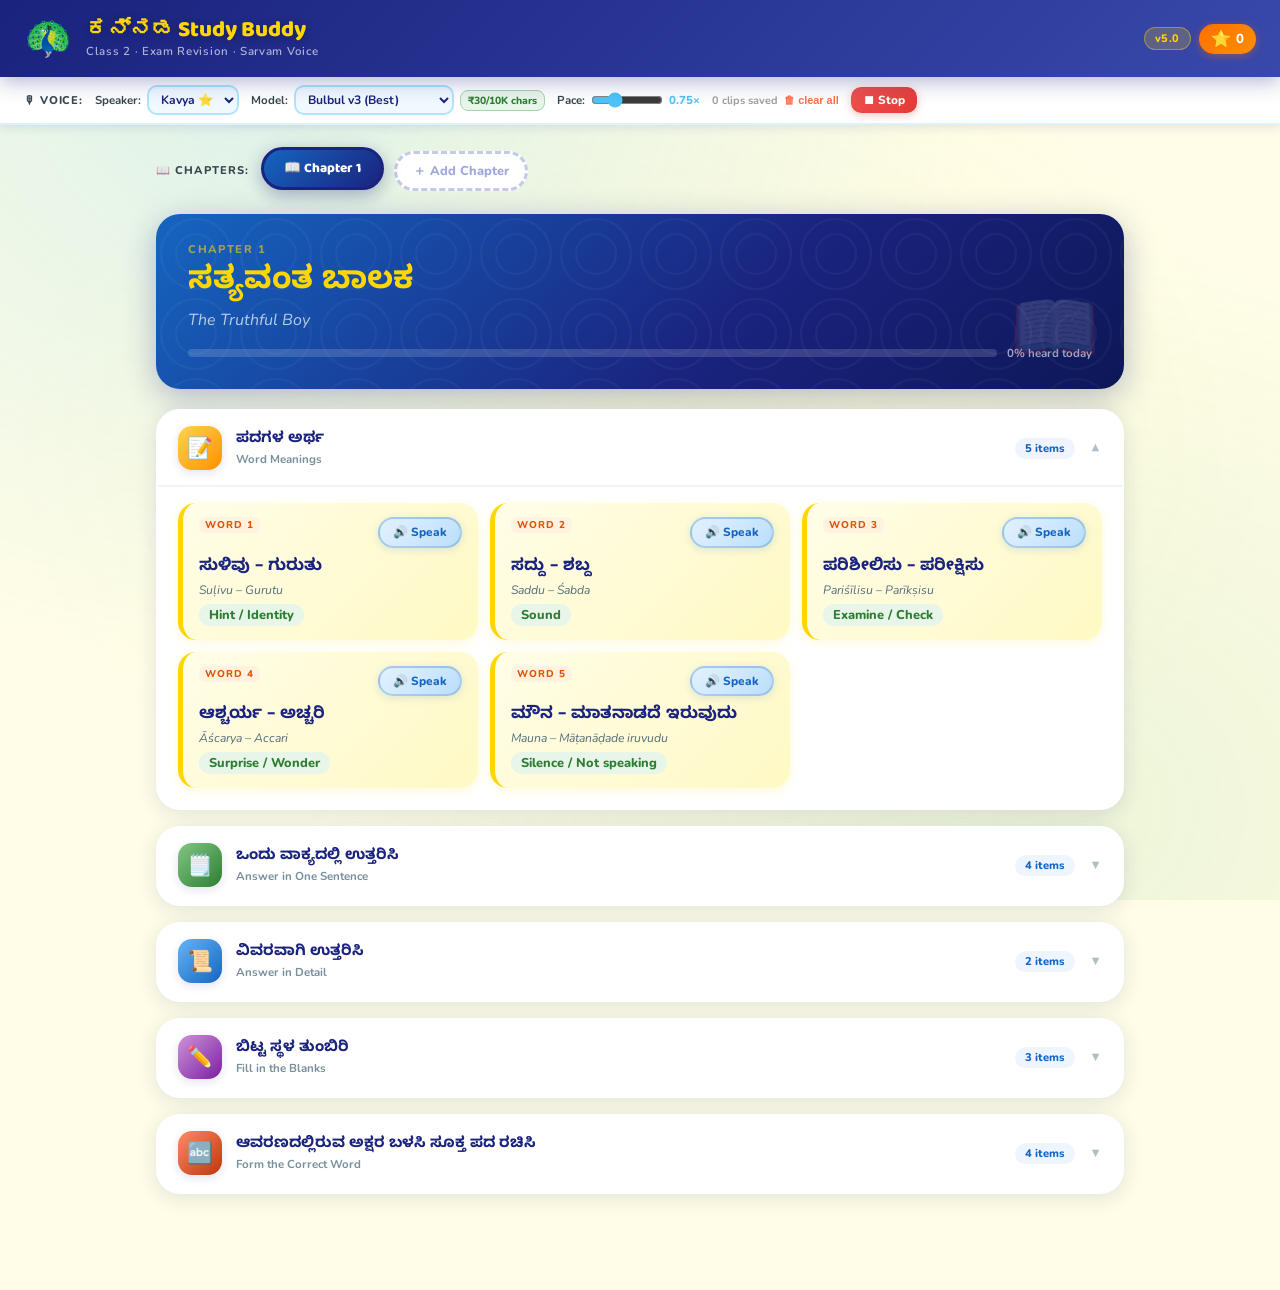
<file: index_v2.html>
<!DOCTYPE html>
<html lang="en">
<!--
  ╔══════════════════════════════════════════════════════════╗
  ║  ಕನ್ನಡ Study Buddy  —  Class 2  —  v5.0               ║
  ║  Kids-friendly redesign with Sarvam TTS                  ║
  ║  Proxy: sarvam-kn-proxy.achallakiran.workers.dev         ║
  ║                                                          ║
  ║  TO ADD CHAPTERS: find  ══ ADD CHAPTERS BELOW            ║
  ╚══════════════════════════════════════════════════════════╝
-->
<head>
<meta charset="UTF-8">
<meta name="viewport" content="width=device-width, initial-scale=1.0">
<title>ಕನ್ನಡ Study Buddy 🌟 Class 2 · v5</title>
<link href="https://fonts.googleapis.com/css2?family=Noto+Sans+Kannada:wght@400;600;700&family=Baloo+2:wght@400;600;700;800&family=Nunito:wght@400;600;700;800&display=swap" rel="stylesheet">
<style>
/* ══════════════════════════════════════
   TOKENS — bright, warm, joyful palette
══════════════════════════════════════ */
:root {
  --sky:       #4FC3F7;
  --sun:       #FFD600;
  --grass:     #66BB6A;
  --coral:     #FF7043;
  --lavender:  #BA68C8;
  --mint:      #26C6DA;
  --peach:     #FFAB76;
  --cream:     #FFFDE7;
  --white:     #FFFFFF;
  --ink:       #1A237E;
  --ink-soft:  #37474F;
  --shadow:    rgba(26,35,126,0.12);
  --radius-xl: 24px;
  --radius-lg: 18px;
  --radius-md: 12px;
}

*, *::before, *::after { margin:0; padding:0; box-sizing:border-box; }

body {
  font-family: 'Nunito', sans-serif;
  background: var(--cream);
  color: var(--ink);
  min-height: 100vh;
  overflow-x: hidden;
}

/* ══════════════════════════════════════
   ANIMATED SKY BACKGROUND
══════════════════════════════════════ */
body::before {
  content: '';
  position: fixed;
  inset: 0;
  background:
    radial-gradient(ellipse at 20% 10%, rgba(79,195,247,.18) 0%, transparent 50%),
    radial-gradient(ellipse at 80% 90%, rgba(102,187,106,.12) 0%, transparent 50%),
    radial-gradient(ellipse at 50% 50%, rgba(255,214,0,.07) 0%, transparent 70%);
  pointer-events: none;
  z-index: 0;
}

/* floating stars background */
.stars-bg {
  position: fixed;
  inset: 0;
  pointer-events: none;
  z-index: 0;
  overflow: hidden;
}
.star-float {
  position: absolute;
  font-size: 1.2rem;
  opacity: 0.12;
  animation: floatStar linear infinite;
}
@keyframes floatStar {
  from { transform: translateY(100vh) rotate(0deg); opacity: 0; }
  10%  { opacity: 0.12; }
  90%  { opacity: 0.12; }
  to   { transform: translateY(-10vh) rotate(360deg); opacity: 0; }
}

/* ══════════════════════════════════════
   HEADER
══════════════════════════════════════ */
.app-header {
  position: sticky;
  top: 0;
  z-index: 100;
  background: linear-gradient(135deg, #1A237E 0%, #283593 50%, #3949AB 100%);
  padding: 12px 24px;
  display: flex;
  align-items: center;
  gap: 14px;
  box-shadow: 0 4px 20px rgba(26,35,126,.35);
}
.hdr-mascot {
  font-size: 2.4rem;
  animation: bounce 2s ease-in-out infinite;
  flex-shrink: 0;
}
@keyframes bounce {
  0%,100% { transform: translateY(0); }
  50%      { transform: translateY(-5px); }
}
.hdr-text { flex: 1; min-width: 0; }
.hdr-title {
  font-family: 'Baloo 2', cursive;
  font-size: clamp(1rem, 3vw, 1.4rem);
  font-weight: 800;
  color: var(--sun);
  line-height: 1.1;
  text-shadow: 0 2px 8px rgba(0,0,0,.3);
}
.hdr-sub {
  font-size: .72rem;
  color: rgba(255,255,255,.65);
  font-weight: 600;
  letter-spacing: .06em;
  margin-top: 1px;
}
.hdr-right { display: flex; align-items: center; gap: 8px; flex-shrink: 0; }
.version-badge {
  background: rgba(255,214,0,.2);
  border: 1.5px solid rgba(255,214,0,.4);
  border-radius: 20px;
  padding: 3px 10px;
  font-size: .68rem;
  font-weight: 800;
  color: var(--sun);
  letter-spacing: .05em;
}

/* ══════════════════════════════════════
   STARS COUNTER  (reward system)
══════════════════════════════════════ */
.star-counter {
  background: linear-gradient(135deg, #FF6F00, #FF8F00);
  border-radius: 20px;
  padding: 4px 12px;
  display: flex;
  align-items: center;
  gap: 5px;
  font-size: .82rem;
  font-weight: 800;
  color: white;
  box-shadow: 0 2px 8px rgba(255,111,0,.4);
  cursor: pointer;
  transition: transform .2s;
}
.star-counter:hover { transform: scale(1.05); }
.star-counter .star { font-size: 1rem; }

/* ══════════════════════════════════════
   SETTINGS BAR
══════════════════════════════════════ */
.settings-bar {
  background: white;
  border-bottom: 2px solid rgba(79,195,247,.2);
  padding: 8px 24px;
  display: flex;
  align-items: center;
  gap: 12px;
  flex-wrap: wrap;
  box-shadow: 0 2px 10px var(--shadow);
  position: relative;
  z-index: 10;
}
.sbar-label {
  font-size: .7rem;
  font-weight: 800;
  text-transform: uppercase;
  letter-spacing: .08em;
  color: var(--ink-soft);
  white-space: nowrap;
}
.sbar-group { display: flex; align-items: center; gap: 6px; }
.sbar-group label { font-size: .72rem; font-weight: 700; color: var(--ink-soft); white-space: nowrap; }
.sbar-select {
  font-family: 'Nunito', sans-serif;
  font-size: .76rem;
  font-weight: 700;
  border: 2px solid rgba(79,195,247,.4);
  border-radius: 10px;
  padding: 4px 8px;
  color: var(--ink);
  background: #F0F9FF;
  outline: none;
  cursor: pointer;
  transition: border-color .2s;
}
.sbar-select:focus { border-color: var(--sky); }

/* model cost badge */
.cost-badge {
  font-size: .65rem;
  font-weight: 800;
  border-radius: 8px;
  padding: 2px 7px;
  white-space: nowrap;
}
.cost-v3 { background: #E8F5E9; color: #2E7D32; border: 1px solid #A5D6A7; }
.cost-v2 { background: #FFF8E1; color: #F57F17; border: 1px solid #FFE082; }

.sbar-range { width: 72px; accent-color: var(--sky); }
.sbar-val   { font-size: .72rem; font-weight: 800; color: var(--sky); min-width: 28px; }
.stop-btn {
  background: linear-gradient(135deg, #EF5350, #E53935);
  border: none; border-radius: 10px;
  padding: 5px 12px; font-size: .74rem; font-weight: 800;
  color: white; cursor: pointer; font-family: 'Nunito', sans-serif;
  box-shadow: 0 2px 8px rgba(239,83,80,.35);
  transition: all .2s; white-space: nowrap;
}
.stop-btn:hover { transform: scale(1.05); }
#cacheInfo { font-size: .68rem; color: #9E9E9E; font-weight: 700; }
.clear-btn  { font-size: .68rem; color: var(--coral); background: none; border: none; cursor: pointer; font-weight: 800; }

/* ══════════════════════════════════════
   CONTAINER
══════════════════════════════════════ */
.container {
  max-width: 1000px;
  margin: 0 auto;
  padding: 24px 16px 80px;
  position: relative;
  z-index: 1;
}

/* ══════════════════════════════════════
   CHAPTER TABS  — big colourful pills
══════════════════════════════════════ */
.chapter-nav {
  display: flex;
  gap: 10px;
  flex-wrap: wrap;
  margin-bottom: 22px;
  align-items: center;
}
.ch-nav-label {
  font-size: .7rem; font-weight: 800; text-transform: uppercase;
  letter-spacing: .1em; color: var(--ink-soft); margin-right: 2px;
}
.ch-tab {
  background: white;
  border: 3px solid #E3E8FF;
  border-radius: 50px;
  padding: 8px 20px;
  font-size: .84rem;
  font-weight: 800;
  color: var(--ink);
  cursor: pointer;
  font-family: 'Baloo 2', cursive;
  transition: all .2s;
  box-shadow: 0 3px 10px var(--shadow);
}
.ch-tab:hover { border-color: var(--sky); color: #1565C0; transform: translateY(-2px); }
.ch-tab.active {
  background: linear-gradient(135deg, #1565C0, #1A237E);
  border-color: #1A237E;
  color: white;
  box-shadow: 0 5px 18px rgba(26,35,126,.35);
  transform: translateY(-2px);
}
.add-ch-btn {
  background: white; border: 3px dashed #C5CAE9; border-radius: 50px;
  padding: 8px 16px; font-size: .8rem; font-weight: 800; color: #9FA8DA;
  cursor: pointer; font-family: 'Nunito', sans-serif; transition: all .2s;
}
.add-ch-btn:hover { border-color: var(--sky); color: var(--sky); }

/* ══════════════════════════════════════
   CHAPTER HERO CARD
══════════════════════════════════════ */
.ch-hero {
  background: linear-gradient(135deg, #1565C0 0%, #1A237E 60%, #0D1757 100%);
  border-radius: var(--radius-xl);
  padding: 28px 32px;
  margin-bottom: 20px;
  position: relative;
  overflow: hidden;
  box-shadow: 0 8px 32px rgba(26,35,126,.3);
}
.ch-hero::before {
  content: '';
  position: absolute; inset: 0;
  background: url("data:image/svg+xml,%3Csvg width='80' height='80' viewBox='0 0 80 80' xmlns='http://www.w3.org/2000/svg'%3E%3Ccircle cx='40' cy='40' r='35' fill='none' stroke='rgba(255,255,255,0.04)' stroke-width='2'/%3E%3Ccircle cx='40' cy='40' r='20' fill='none' stroke='rgba(255,255,255,0.04)' stroke-width='2'/%3E%3C/svg%3E") repeat;
  pointer-events: none;
}
.ch-hero-emoji {
  font-size: 4.5rem;
  position: absolute; right: 24px; bottom: 12px;
  opacity: .15; pointer-events: none;
  animation: heroFloat 3s ease-in-out infinite;
}
@keyframes heroFloat { 0%,100%{transform:translateY(0)} 50%{transform:translateY(-8px)} }
.ch-num  { font-size: .7rem; text-transform: uppercase; letter-spacing: .15em; color: rgba(255,214,0,.6); margin-bottom: 6px; font-weight: 800; }
.ch-kn   { font-family: 'Noto Sans Kannada', sans-serif; font-size: clamp(1.4rem,4vw,2rem); font-weight: 700; color: var(--sun); line-height: 1.3; }
.ch-en   { font-size: 1rem; color: rgba(255,255,255,.7); font-style: italic; margin-top: 4px; font-family: 'Nunito', sans-serif; }
.ch-progress {
  margin-top: 14px;
  display: flex;
  align-items: center;
  gap: 10px;
}
.ch-progress-bar {
  flex: 1;
  height: 8px;
  background: rgba(255,255,255,.15);
  border-radius: 8px;
  overflow: hidden;
}
.ch-progress-fill {
  height: 100%;
  background: linear-gradient(90deg, var(--sun), var(--peach));
  border-radius: 8px;
  transition: width .6s ease;
}
.ch-progress-label { font-size: .72rem; color: rgba(255,255,255,.6); font-weight: 700; white-space: nowrap; }

/* ══════════════════════════════════════
   SECTION CARDS
══════════════════════════════════════ */
.sec-card {
  background: white;
  border-radius: var(--radius-xl);
  margin-bottom: 16px;
  box-shadow: 0 4px 20px var(--shadow);
  overflow: hidden;
  animation: popIn .4s cubic-bezier(.34,1.56,.64,1) both;
  border: 2px solid transparent;
  transition: border-color .2s;
}
.sec-card:hover { border-color: rgba(79,195,247,.3); }
@keyframes popIn {
  from { opacity:0; transform:scale(.95) translateY(12px); }
  to   { opacity:1; transform:scale(1)  translateY(0); }
}
.sec-hdr {
  display: flex;
  align-items: center;
  gap: 14px;
  padding: 15px 20px;
  cursor: pointer;
  user-select: none;
  transition: background .18s;
  border-bottom: 2px solid transparent;
}
.sec-hdr:hover   { background: #F8FBFF; }
.sec-hdr.open    { border-bottom-color: #EEF5FF; }
.sec-icon-wrap {
  width: 44px; height: 44px;
  border-radius: 14px;
  display: flex; align-items: center; justify-content: center;
  font-size: 1.3rem; flex-shrink: 0;
  box-shadow: 0 3px 10px var(--shadow);
}
.ic-vocab  { background: linear-gradient(135deg, #FFD54F, #FF8F00); }
.ic-short  { background: linear-gradient(135deg, #81C784, #2E7D32); }
.ic-detail { background: linear-gradient(135deg, #64B5F6, #1565C0); }
.ic-fill   { background: linear-gradient(135deg, #CE93D8, #7B1FA2); }
.ic-form   { background: linear-gradient(135deg, #FF8A65, #BF360C); }

.sec-titles   { flex: 1; }
.sec-title-kn { font-family: 'Noto Sans Kannada', sans-serif; font-size: .95rem; font-weight: 700; color: var(--ink); }
.sec-title-en { font-size: .72rem; color: #78909C; font-weight: 700; margin-top: 1px; }
.sec-count    {
  background: #EEF5FF; color: #1565C0;
  border-radius: 12px; padding: 3px 10px;
  font-size: .7rem; font-weight: 800;
}
.sec-chevron  { font-size: .8rem; color: #B0BEC5; transition: transform .3s ease; }
.sec-hdr.open .sec-chevron { transform: rotate(180deg); }
.sec-body     { display: none; padding: 16px 20px 20px; }
.sec-body.open { display: block; }

/* ══════════════════════════════════════
   SPEAK BUTTON  — big, fun, tactile
══════════════════════════════════════ */
.speak-btn {
  display: inline-flex;
  align-items: center;
  gap: 5px;
  background: linear-gradient(135deg, #E3F2FD, #BBDEFB);
  border: 2.5px solid rgba(21,101,192,.25);
  border-radius: 50px;
  padding: 5px 13px;
  font-size: .74rem;
  font-weight: 800;
  color: #1565C0;
  cursor: pointer;
  font-family: 'Nunito', sans-serif;
  transition: all .18s;
  white-space: nowrap;
  flex-shrink: 0;
  line-height: 1.4;
  box-shadow: 0 2px 8px rgba(21,101,192,.15);
}
.speak-btn:hover {
  background: linear-gradient(135deg, #BBDEFB, #90CAF9);
  border-color: rgba(21,101,192,.5);
  transform: scale(1.06);
  box-shadow: 0 4px 14px rgba(21,101,192,.25);
}
.speak-btn:disabled { opacity: .45; cursor: not-allowed; transform: none; }

.speak-btn.loading {
  background: linear-gradient(135deg, #FFF8E1, #FFE082);
  border-color: rgba(255,160,0,.4);
  color: #E65100;
  animation: loadpulse .8s ease-in-out infinite;
}
@keyframes loadpulse { 0%,100%{opacity:1} 50%{opacity:.55} }

.speak-btn.playing {
  background: linear-gradient(135deg, #E8F5E9, #A5D6A7);
  border-color: rgba(46,125,50,.4);
  color: #2E7D32;
  animation: playglow 1s ease-in-out infinite;
}
@keyframes playglow {
  0%,100%{ box-shadow:0 0 0 0 rgba(46,125,50,.4); }
  50%    { box-shadow:0 0 0 6px rgba(46,125,50,0); }
}
.speak-btn.err {
  background: linear-gradient(135deg, #FFEBEE, #FFCDD2);
  border-color: rgba(198,40,40,.3);
  color: #C62828;
}

/* card highlight when playing */
.card-active {
  outline: 3px solid var(--grass);
  outline-offset: 2px;
  border-radius: var(--radius-lg);
}

/* star burst on click */
@keyframes starBurst {
  0%   { transform: scale(0) rotate(-20deg); opacity: 1; }
  60%  { transform: scale(1.4) rotate(10deg); opacity: 1; }
  100% { transform: scale(1) rotate(0deg); opacity: 0; }
}
.star-burst {
  position: fixed;
  font-size: 2rem;
  pointer-events: none;
  z-index: 9999;
  animation: starBurst .7s ease forwards;
}

/* ══════════════════════════════════════
   VOCAB CARDS
══════════════════════════════════════ */
.vocab-grid { display: grid; grid-template-columns: repeat(auto-fill, minmax(270px, 1fr)); gap: 12px; }
.vocab-card {
  background: linear-gradient(135deg, #FFFDE7, #FFF9C4);
  border-radius: var(--radius-lg);
  padding: 14px 16px;
  border-left: 5px solid var(--sun);
  transition: transform .18s, box-shadow .18s;
  box-shadow: 0 3px 12px rgba(255,214,0,.15);
}
.vocab-card:hover { transform: translateY(-3px); box-shadow: 0 6px 20px rgba(255,214,0,.25); }
.vocab-top { display: flex; justify-content: space-between; align-items: flex-start; gap: 8px; margin-bottom: 8px; }
.vocab-num { font-size: .62rem; color: #E65100; font-weight: 800; letter-spacing: .1em; text-transform: uppercase; background: #FFF3E0; border-radius: 6px; padding: 1px 6px; }
.vocab-kn  { font-family: 'Noto Sans Kannada', sans-serif; font-size: 1.05rem; font-weight: 700; color: var(--ink); margin-bottom: 3px; }
.vocab-tr  { font-size: .76rem; color: #546E7A; font-style: italic; margin-bottom: 5px; }
.vocab-en  { font-size: .8rem; font-weight: 800; color: #2E7D32; background: #E8F5E9; display: inline-block; padding: 2px 10px; border-radius: 20px; }

/* ══════════════════════════════════════
   Q & A
══════════════════════════════════════ */
.qa-item { border-radius: var(--radius-lg); margin-bottom: 14px; overflow: hidden; border: 2px solid #EEF5FF; }
.qa-item:last-child { margin-bottom: 0; }
.qa-q-block { background: linear-gradient(135deg, #E3F2FD, #EEF5FF); padding: 13px 16px; }
.qa-q-top   { display: flex; justify-content: space-between; align-items: flex-start; gap: 10px; margin-bottom: 5px; }
.qa-q-label { font-size: .62rem; text-transform: uppercase; letter-spacing: .1em; color: #1565C0; font-weight: 800; background: #BBDEFB; border-radius: 6px; padding: 1px 7px; }
.qa-kn      { font-family: 'Noto Sans Kannada', sans-serif; font-size: .98rem; font-weight: 700; color: var(--ink); line-height: 1.5; }
.qa-tr      { font-size: .74rem; color: #546E7A; font-style: italic; margin-top: 3px; }
.qa-en      { font-size: .8rem; color: #1565C0; font-weight: 700; margin-top: 3px; }
.qa-a-block { background: white; padding: 13px 16px; }
.qa-a-top   { display: flex; justify-content: space-between; align-items: flex-start; gap: 10px; margin-bottom: 5px; }
.qa-a-label { font-size: .62rem; text-transform: uppercase; letter-spacing: .1em; color: #2E7D32; font-weight: 800; background: #E8F5E9; border-radius: 6px; padding: 1px 7px; }
.qa-ans-kn  { font-family: 'Noto Sans Kannada', sans-serif; font-size: .95rem; color: var(--ink); line-height: 1.5; font-weight: 600; }
.qa-ans-tr  { font-size: .74rem; color: #546E7A; font-style: italic; margin-top: 3px; }
.qa-ans-en  { font-size: .78rem; color: #388E3C; margin-top: 3px; font-weight: 700; }

/* ══════════════════════════════════════
   FILL IN BLANKS
══════════════════════════════════════ */
.fill-list { list-style: none; }
.fill-item { display: flex; gap: 13px; align-items: flex-start; padding: 12px 0; border-bottom: 2px dashed #EEF5FF; }
.fill-item:last-child { border-bottom: none; }
.fill-num  {
  background: linear-gradient(135deg, var(--lavender), #7B1FA2);
  color: white; border-radius: 50%;
  width: 28px; height: 28px;
  display: flex; align-items: center; justify-content: center;
  font-size: .78rem; font-weight: 800; flex-shrink: 0; margin-top: 2px;
  box-shadow: 0 2px 8px rgba(123,31,162,.3);
}
.fill-body { flex: 1; }
.fill-top  { display: flex; justify-content: space-between; align-items: flex-start; gap: 10px; margin-bottom: 3px; }
.fill-kn   { font-family: 'Noto Sans Kannada', sans-serif; font-size: .98rem; font-weight: 700; color: var(--ink); }
.fill-kn u { text-underline-offset: 4px; text-decoration-color: var(--lavender); color: #7B1FA2; text-decoration-thickness: 2px; }
.fill-tr   { font-size: .74rem; color: #546E7A; font-style: italic; margin-top: 2px; }
.fill-en   { font-size: .78rem; color: #6A1B9A; font-weight: 700; margin-top: 2px; }

/* ══════════════════════════════════════
   WORD FORM
══════════════════════════════════════ */
.wf-grid { display: grid; grid-template-columns: repeat(auto-fill, minmax(190px, 1fr)); gap: 12px; }
.wf-card {
  background: linear-gradient(135deg, #FBE9E7, #FFCCBC);
  border-radius: var(--radius-lg);
  padding: 14px 15px;
  text-align: center;
  border: 2px solid rgba(255,112,67,.2);
  transition: all .2s;
  position: relative;
  box-shadow: 0 3px 12px rgba(255,112,67,.12);
}
.wf-card:hover { transform: translateY(-3px) rotate(-1deg); box-shadow: 0 6px 20px rgba(255,112,67,.22); border-color: rgba(255,112,67,.5); }
.wf-speak { position: absolute; top: 8px; right: 8px; }
.wf-word  { font-family: 'Noto Sans Kannada', sans-serif; font-size: 1.15rem; font-weight: 700; color: var(--ink); margin: 8px 0 3px; }
.wf-hl    { color: var(--coral); font-weight: 800; background: rgba(255,112,67,.15); border-radius: 4px; padding: 0 2px; }
.wf-tr    { font-size: .74rem; color: #546E7A; font-style: italic; margin-bottom: 6px; }
.wf-mean  { font-size: .78rem; font-weight: 800; color: #BF360C; background: rgba(255,112,67,.12); border-radius: 20px; padding: 2px 10px; display: inline-block; }

/* ══════════════════════════════════════
   CELEBRATION OVERLAY
══════════════════════════════════════ */
.celebration {
  position: fixed;
  inset: 0;
  display: flex;
  flex-direction: column;
  align-items: center;
  justify-content: center;
  background: rgba(26,35,126,.85);
  z-index: 9999;
  opacity: 0;
  pointer-events: none;
  transition: opacity .3s;
}
.celebration.show { opacity: 1; pointer-events: all; }
.celebration-content {
  background: white;
  border-radius: 28px;
  padding: 36px 48px;
  text-align: center;
  box-shadow: 0 20px 60px rgba(0,0,0,.3);
  animation: celebPop .5s cubic-bezier(.34,1.56,.64,1);
}
@keyframes celebPop {
  from { transform: scale(.5) rotate(-5deg); }
  to   { transform: scale(1) rotate(0deg); }
}
.celeb-emoji  { font-size: 4rem; display: block; margin-bottom: 12px; }
.celeb-title  { font-family: 'Baloo 2', cursive; font-size: 1.8rem; font-weight: 800; color: var(--ink); }
.celeb-sub    { font-size: 1rem; color: #546E7A; margin: 8px 0 20px; font-weight: 700; }
.celeb-stars  { font-size: 2rem; letter-spacing: 4px; margin-bottom: 20px; }
.celeb-btn {
  background: linear-gradient(135deg, var(--sun), var(--peach));
  border: none; border-radius: 50px;
  padding: 12px 32px; font-size: 1rem; font-weight: 800;
  color: var(--ink); cursor: pointer; font-family: 'Nunito', sans-serif;
  box-shadow: 0 4px 16px rgba(255,214,0,.4);
  transition: transform .2s;
}
.celeb-btn:hover { transform: scale(1.05); }

/* ══════════════════════════════════════
   RESPONSIVE
══════════════════════════════════════ */
@media(max-width:600px){
  .app-header   { padding:10px 14px; }
  .settings-bar { padding:8px 14px; }
  .container    { padding:16px 10px 60px; }
  .vocab-grid, .wf-grid { grid-template-columns: 1fr; }
  .ch-kn        { font-size:1.3rem; }
  .version-badge { display:none; }
}
</style>
</head>
<body>

<!-- floating stars decoration -->
<div class="stars-bg" id="starsBg"></div>

<!-- celebration overlay -->
<div class="celebration" id="celebration">
  <div class="celebration-content">
    <span class="celeb-emoji" id="celebEmoji">🌟</span>
    <div class="celeb-title" id="celebTitle">Well done!</div>
    <div class="celeb-sub"  id="celebSub">You listened carefully!</div>
    <div class="celeb-stars" id="celebStars">⭐⭐⭐</div>
    <button class="celeb-btn" onclick="closeCelebration()">Keep Learning! 🚀</button>
  </div>
</div>

<!-- ══════════════════════════
     HEADER
══════════════════════════ -->
<header class="app-header">
  <div class="hdr-mascot">🦚</div>
  <div class="hdr-text">
    <div class="hdr-title">ಕನ್ನಡ Study Buddy</div>
    <div class="hdr-sub">Class 2 · Exam Revision · Sarvam Voice</div>
  </div>
  <div class="hdr-right">
    <div class="version-badge">v5.0</div>
    <div class="star-counter" onclick="showStarCelebration()" title="Your stars!">
      <span class="star">⭐</span>
      <span id="starCount">0</span>
    </div>
  </div>
</header>

<!-- ══════════════════════════
     SETTINGS BAR
══════════════════════════ -->
<div class="settings-bar">
  <span class="sbar-label">🎙 Voice:</span>

  <div class="sbar-group">
    <label>Speaker:</label>
    <select class="sbar-select" id="speakerSel">
      <option value="kavya"   selected>Kavya ⭐</option>
      <option value="priya">Priya</option>
      <option value="neha">Neha</option>
      <option value="ritu">Ritu</option>
      <option value="pooja">Pooja</option>
      <option value="kavitha">Kavitha</option>
      <option value="shruti">Shruti</option>
      <option value="suhani">Suhani</option>
    </select>
  </div>

  <div class="sbar-group">
    <label>Model:</label>
    <select class="sbar-select" id="modelSel" onchange="updateCostBadge()">
      <option value="bulbul:v3" selected>Bulbul v3 (Best)</option>
      <option value="bulbul:v2">Bulbul v2 (Save 50%)</option>
    </select>
    <span class="cost-badge cost-v3" id="costBadge">₹30/10K chars</span>
  </div>

  <div class="sbar-group">
    <label>Pace:</label>
    <input type="range" class="sbar-range" id="paceRange"
           min="0.5" max="1.4" step="0.05" value="0.75"
           oninput="document.getElementById('paceVal').textContent=
                    parseFloat(this.value).toFixed(2)+'×'">
    <span class="sbar-val" id="paceVal">0.75×</span>
  </div>

  <div class="sbar-group">
    <span id="cacheInfo" title="Clips stored permanently on this device">0 saved</span>
    <button class="clear-btn" onclick="clearCache()" title="Delete all stored audio from this device">🗑 clear all</button>
  </div>

  <button class="stop-btn" onclick="stopAudio()">⏹ Stop</button>
</div>

<!-- ══════════════════════════
     MAIN
══════════════════════════ -->
<div class="container">
  <div class="chapter-nav">
    <span class="ch-nav-label">📖 Chapters:</span>
    <div id="chapterTabs"></div>
    <button class="add-ch-btn" onclick="showAddHint()">＋ Add Chapter</button>
  </div>
  <div id="chapterContent"></div>
</div>

<script>
/* ══════════════════════════════════════════════
   CONFIG
══════════════════════════════════════════════ */
const PROXY_URL = 'https://sarvam-kn-proxy.achallakiran.workers.dev';

/* ══════════════════════════════════════════════
   FLOATING STARS BACKGROUND
══════════════════════════════════════════════ */
(function() {
  const bg = document.getElementById('starsBg');
  const emojis = ['⭐','🌟','✨','💫','🌸','🎯','🏆'];
  for (let i = 0; i < 18; i++) {
    const s = document.createElement('div');
    s.className = 'star-float';
    s.textContent = emojis[Math.floor(Math.random() * emojis.length)];
    s.style.left   = Math.random() * 100 + 'vw';
    s.style.animationDuration = (12 + Math.random() * 20) + 's';
    s.style.animationDelay   = (-Math.random() * 20) + 's';
    s.style.fontSize = (.8 + Math.random() * .8) + 'rem';
    bg.appendChild(s);
  }
})();

/* ══════════════════════════════════════════════
   STAR REWARD SYSTEM
══════════════════════════════════════════════ */
let starCount = parseInt(localStorage.getItem('kn_stars') || '0');
let playsToday = parseInt(sessionStorage.getItem('kn_plays') || '0');

function updateStarDisplay() {
  document.getElementById('starCount').textContent = starCount;
}
updateStarDisplay();

function awardStar(x, y) {
  // Burst animation at click point
  const burst = document.createElement('div');
  burst.className = 'star-burst';
  burst.textContent = '⭐';
  burst.style.left = (x - 16) + 'px';
  burst.style.top  = (y - 16) + 'px';
  document.body.appendChild(burst);
  setTimeout(() => burst.remove(), 700);

  // Award star every 3 plays
  playsToday++;
  sessionStorage.setItem('kn_plays', playsToday);
  if (playsToday % 3 === 0) {
    starCount++;
    localStorage.setItem('kn_stars', starCount);
    updateStarDisplay();
    if (playsToday % 9 === 0) showStarCelebration();
  }
}

function showStarCelebration() {
  const messages = [
    { emoji:'🌟', title:'Superstar!', sub:'You are learning so well!' },
    { emoji:'🏆', title:'Champion!',  sub:'Your Kannada is getting better!' },
    { emoji:'🎉', title:'Wonderful!', sub:'Keep it up, champ!' },
    { emoji:'🦚', title:'Excellent!', sub:'The peacock is proud of you!' },
    { emoji:'🚀', title:'Blast off!', sub:'You are a reading rocket!' },
  ];
  const m = messages[Math.floor(Math.random() * messages.length)];
  document.getElementById('celebEmoji').textContent = m.emoji;
  document.getElementById('celebTitle').textContent = m.title;
  document.getElementById('celebSub').textContent   = m.sub;
  const stars = '⭐'.repeat(Math.min(starCount, 5)) || '⭐';
  document.getElementById('celebStars').textContent = stars + '  ' + starCount + ' total!';
  document.getElementById('celebration').classList.add('show');
}
function closeCelebration() {
  document.getElementById('celebration').classList.remove('show');
}

/* ══════════════════════════════════════════════
   MODEL COST BADGE
══════════════════════════════════════════════ */
function updateCostBadge() {
  const model = document.getElementById('modelSel').value;
  const badge = document.getElementById('costBadge');
  if (model === 'bulbul:v3') {
    badge.textContent = '₹30/10K chars';
    badge.className = 'cost-badge cost-v3';
  } else {
    badge.textContent = '₹15/10K chars';
    badge.className = 'cost-badge cost-v2';
  }
  // Clear in-memory cache only — IDB clips for this model are still valid
  Object.keys(memCache).forEach(k => delete memCache[k]);
}

/* ══════════════════════════════════════════════════════════════════
   INDEXEDDB PERSISTENT AUDIO CACHE
   ─────────────────────────────────────────────────────────────────
   How it works:
   1. User taps 🔊 → check IndexedDB first (instant, free)
   2. Found  → play immediately, no API call, works offline
   3. Missing → call Sarvam API → play → save to IndexedDB forever
   4. Cache key = model + "|" + text  (so v2 and v3 cached separately)
   5. Storage: ~50-200MB available depending on device/browser
   6. Survives: tab close, browser restart, phone sleep
   ══════════════════════════════════════════════════════════════════ */

const DB_NAME    = 'KannadaStudyBuddy';
const DB_VERSION = 1;
const STORE_NAME = 'audioCache';

// In-memory map for this session (avoids repeated IDB reads)
const memCache = {};

// IndexedDB handle — opened once at boot
let db = null;

function openDB() {
  return new Promise((resolve, reject) => {
    const req = indexedDB.open(DB_NAME, DB_VERSION);
    req.onupgradeneeded = e => {
      const d = e.target.result;
      if (!d.objectStoreNames.contains(STORE_NAME)) {
        // keyPath = the cache key; we also store metadata
        d.createObjectStore(STORE_NAME, { keyPath: 'cacheKey' });
      }
    };
    req.onsuccess = e => resolve(e.target.result);
    req.onerror   = e => reject(e.target.error);
  });
}

async function idbGet(key) {
  if (!db) return null;
  return new Promise((resolve, reject) => {
    const tx  = db.transaction(STORE_NAME, 'readonly');
    const req = tx.objectStore(STORE_NAME).get(key);
    req.onsuccess = e => resolve(e.target.result || null);
    req.onerror   = e => reject(e.target.error);
  });
}

async function idbPut(key, wavBytes, meta) {
  if (!db) return;
  return new Promise((resolve, reject) => {
    const tx  = db.transaction(STORE_NAME, 'readwrite');
    const req = tx.objectStore(STORE_NAME).put({
      cacheKey:  key,
      wavBytes,          // Uint8Array — raw WAV binary
      model:     meta.model,
      speaker:   meta.speaker,
      savedAt:   Date.now(),
    });
    req.onsuccess = () => resolve();
    req.onerror   = e  => reject(e.target.error);
  });
}

async function idbCount() {
  if (!db) return 0;
  return new Promise((resolve, reject) => {
    const tx  = db.transaction(STORE_NAME, 'readonly');
    const req = tx.objectStore(STORE_NAME).count();
    req.onsuccess = e => resolve(e.target.result);
    req.onerror   = e => reject(e.target.error);
  });
}

async function idbClear() {
  if (!db) return;
  return new Promise((resolve, reject) => {
    const tx  = db.transaction(STORE_NAME, 'readwrite');
    const req = tx.objectStore(STORE_NAME).clear();
    req.onsuccess = () => resolve();
    req.onerror   = e  => reject(e.target.error);
  });
}

/* ── Cache key — includes model so v2/v3 don't collide ── */
function cacheKey(text) {
  const model = document.getElementById('modelSel').value;
  return model + '|' + text;
}

/* ── Update the cache count display ── */
async function updateCacheCount() {
  const n = await idbCount();
  const el = document.getElementById('cacheInfo');
  if (el) el.textContent = n + ' clip' + (n !== 1 ? 's saved' : ' saved');
}

/* ── Clear ALL stored audio (with confirmation) ── */
async function clearCache() {
  if (!confirm('Delete all saved audio clips from this device? They will be re-downloaded from Sarvam next time.')) return;
  stopAudio();
  Object.keys(memCache).forEach(k => delete memCache[k]);
  await idbClear();
  await updateCacheCount();
}

/* ══════════════════════════════════════════════
   SARVAM TTS  — fetches from API when needed
══════════════════════════════════════════════ */
async function sarvamTTS(text) {
  const speaker = document.getElementById('speakerSel').value;
  const pace    = parseFloat(document.getElementById('paceRange').value);
  const model   = document.getElementById('modelSel').value;

  let res;
  try {
    res = await fetch(PROXY_URL, {
      method:  'POST',
      mode:    'cors',
      headers: { 'Content-Type': 'application/json' },
      body: JSON.stringify({ text, target_language_code:'kn-IN', speaker, model, pace, speech_sample_rate:24000 })
    });
  } catch(e) {
    throw new Error('Cannot reach voice server. Check your internet.');
  }

  const raw = await res.text();
  if (!res.ok) {
    let msg = 'HTTP ' + res.status;
    try { const j = JSON.parse(raw); msg = j.error?.message || j.message || msg; } catch(_) {}
    throw new Error(msg);
  }
  const data = JSON.parse(raw);
  if (!data.audios?.[0]) throw new Error('No audio returned');

  // Decode base64 → Uint8Array right away (efficient storage)
  const b64 = data.audios[0];
  const bin = atob(b64);
  const bytes = new Uint8Array(bin.length);
  for (let i = 0; i < bin.length; i++) bytes[i] = bin.charCodeAt(i);
  return bytes;  // Return raw bytes
}

/* ── Play a Uint8Array of WAV bytes ── */
async function playWavBytes(bytes) {
  stopAudio();
  const blob  = new Blob([bytes], { type:'audio/wav' });
  const url   = URL.createObjectURL(blob);
  const audio = new Audio(url);
  audio.onended = () => URL.revokeObjectURL(url);
  currentAudio = audio;
  try { await audio.play(); } catch(e) { URL.revokeObjectURL(url); throw e; }
  return audio;
}

let currentAudio = null;
let currentBtn   = null;
let currentCard  = null;

function stopAudio() {
  if (currentAudio) { currentAudio.pause(); currentAudio = null; }
  if (currentBtn) {
    currentBtn.classList.remove('loading','playing','err');
    currentBtn.innerHTML = '🔊 Speak';
    currentBtn = null;
  }
  if (currentCard) { currentCard.classList.remove('card-active'); currentCard = null; }
}

async function speakKannada(text, btn, card, clickX, clickY) {
  if (currentBtn === btn) { stopAudio(); return; }
  stopAudio();
  currentBtn  = btn;
  currentCard = card || null;

  btn.classList.add('loading');
  btn.disabled = true;
  if (card) card.classList.add('card-active');

  const key = cacheKey(text);

  try {
    let wavBytes = null;

    // ── Layer 1: check in-memory session cache (fastest) ──
    if (memCache[key]) {
      btn.innerHTML = '🔊 …';
      wavBytes = memCache[key];
    }

    // ── Layer 2: check IndexedDB (device persistent) ──
    if (!wavBytes) {
      btn.innerHTML = '💾 …';
      const record = await idbGet(key);
      if (record) {
        wavBytes = record.wavBytes;
        memCache[key] = wavBytes;  // warm memory cache too
      }
    }

    // ── Layer 3: fetch from Sarvam API (first time only) ──
    if (!wavBytes) {
      btn.innerHTML = '⏳ Fetching…';
      const model   = document.getElementById('modelSel').value;
      const speaker = document.getElementById('speakerSel').value;
      wavBytes = await sarvamTTS(text);
      memCache[key] = wavBytes;

      // Save to IndexedDB in background (don't await — don't block playback)
      idbPut(key, wavBytes, { model, speaker }).then(updateCacheCount);
    }

    btn.classList.remove('loading');
    btn.classList.add('playing');
    btn.innerHTML = '🔊 Playing…';
    btn.disabled  = false;

    const audio = await playWavBytes(wavBytes);
    awardStar(clickX || window.innerWidth/2, clickY || window.innerHeight/2);

    audio.onended = () => { if (currentBtn === btn) stopAudio(); };
    audio.onerror = () => {
      if (currentBtn === btn) {
        btn.classList.remove('playing'); btn.classList.add('err');
        btn.innerHTML = '⚠️ Playback err';
        setTimeout(() => {
          btn.classList.remove('err'); btn.innerHTML = '🔊 Speak';
          if (card) card.classList.remove('card-active');
          currentBtn = null; currentCard = null;
        }, 2500);
      }
    };

  } catch(e) {
    btn.classList.remove('loading'); btn.classList.add('err');
    btn.innerHTML = '⚠️ ' + (e.message || 'Error').substring(0,22);
    btn.disabled  = false;
    if (card) card.classList.remove('card-active');
    currentBtn = null; currentCard = null;
    setTimeout(() => { btn.classList.remove('err'); btn.innerHTML = '🔊 Speak'; }, 4000);
  }
}

/* ══════════════════════════════════════════════
   PROGRESS TRACKING
══════════════════════════════════════════════ */
const heardItems = new Set();
function markHeard(key) {
  heardItems.add(key);
  const ch = CHAPTERS.find(c => c.id === activeId);
  if (!ch) return;
  const total   = ch.sections.reduce((s,sec) => s + sec.items.length, 0);
  const heard   = [...heardItems].filter(k => k.startsWith(activeId+':')).length;
  const pct     = Math.min(100, Math.round(heard / total * 100));
  const fill    = document.getElementById('progressFill');
  const label   = document.getElementById('progressLabel');
  if (fill)  fill.style.width  = pct + '%';
  if (label) label.textContent = pct + '% heard today';
}

/* ══════════════════════════════════════════════
   CHAPTER DATA
   ─────────────────────────────────────────────
   ══ ADD MORE CHAPTERS BELOW the ch1 object ══
══════════════════════════════════════════════ */
const CHAPTERS = [
  {
    id: 'ch1',
    number: 'Chapter 1',
    emoji: '📖',
    titleKannada: 'ಸತ್ಯವಂತ ಬಾಲಕ',
    titleEnglish: 'The Truthful Boy',
    sections: [

      /* ── I. Word Meanings ── */
      {
        type:'vocab', iconClass:'ic-vocab', icon:'📝',
        titleKn:'ಪದಗಳ ಅರ್ಥ', titleEn:'Word Meanings',
        items:[
          { kn:'ಸುಳಿವು – ಗುರುತು',                  tr:'Suḷivu – Gurutu',                 en:'Hint / Identity' },
          { kn:'ಸದ್ದು – ಶಬ್ದ',                      tr:'Saddu – Śabda',                    en:'Sound' },
          { kn:'ಪರಿಶೀಲಿಸು – ಪರೀಕ್ಷಿಸು',             tr:'Pariśīlisu – Parīkṣisu',           en:'Examine / Check' },
          { kn:'ಆಶ್ಚರ್ಯ – ಅಚ್ಚರಿ',                  tr:'Āścarya – Accari',                 en:'Surprise / Wonder' },
          { kn:'ಮೌನ – ಮಾತನಾಡದೆ ಇರುವುದು',            tr:'Mauna – Māṭanāḍade iruvudu',       en:'Silence / Not speaking' },
        ]
      },

      /* ── II. One Sentence Answers ── */
      {
        type:'qa', iconClass:'ic-short', icon:'🗒️',
        titleKn:'ಒಂದು ವಾಕ್ಯದಲ್ಲಿ ಉತ್ತರಿಸಿ', titleEn:'Answer in One Sentence',
        items:[
          {
            qKn:'ಗುರುಗಳು ಎಲ್ಲಿಗೆ ಬಂದರು?',
            qTr:'Gurugaḷu ellige bandaru?', qEn:'Where did the teacher come?',
            aKn:'ಗುರುಗಳು ತರಗತಿಗೆ ಬಂದರು.',
            aTr:'Gurugaḷu taragatige bandaru.', aEn:'The teacher came to the class.'
          },
          {
            qKn:'ಹುಡುಗನಿಗೆ ಯಾವ ಸಾಲಿನಲ್ಲಿ ಕುಳಿತುಕೊಳ್ಳಲು ಹೇಳಿದರು?',
            qTr:'Huḍuganige yāva sālinalli kuḷithukoḷḷalu hēḷidaru?',
            qEn:'Which row was the boy told to sit in?',
            aKn:'ಹುಡುಗನಿಗೆ ಮೊದಲನೇ ಸಾಲಿನಲ್ಲಿ ಕುಳಿತುಕೊಳ್ಳಲು ಹೇಳಿದರು.',
            aTr:'Huḍuganige modalanē sālinalli kuḷithukoḷḷalu hēḷidaru.',
            aEn:'The boy was told to sit in the first row.'
          },
          {
            qKn:'ಬಾಲಕನಿಗೆ ಏನು ಹೇಳಲು ಮನಸ್ಸು ಬರಲಿಲ್ಲ?',
            qTr:'Bālakanige ēnu hēḷalu manassu baralilla?',
            qEn:'What did the boy not feel like saying?',
            aKn:'ಬಾಲಕನಿಗೆ ಸುಳ್ಳು ಹೇಳಲು ಮನಸ್ಸು ಬರಲಿಲ್ಲ.',
            aTr:'Bālakanige suḷḷu hēḷalu manassu baralilla.',
            aEn:'The boy did not feel like telling a lie.'
          },
          {
            qKn:'ಸತ್ಯವಂತ ಬಾಲಕನ ಹೆಸರೇನು?',
            qTr:'Satyavanta bālakana hesarēnu?', qEn:"What is the truthful boy's name?",
            aKn:'ಸತ್ಯವಂತ ಬಾಲಕನ ಹೆಸರು ಗೋಪಾಲಕೃಷ್ಣ.',
            aTr:'Satyavanta bālakana hesaru Gōpālakṛṣṇa.',
            aEn:"The truthful boy's name is Gopalakrishna."
          },
        ]
      },

      /* ── III. Detailed Answers ── */
      {
        type:'qa', iconClass:'ic-detail', icon:'📜',
        titleKn:'ವಿವರವಾಗಿ ಉತ್ತರಿಸಿ', titleEn:'Answer in Detail',
        items:[
          {
            qKn:'ಒಬ್ಬ ಬಾಲಕ ಎದ್ದು ನಿಂತು ಗುರುಗಳಿಗೆ ಏನೆಂದು ಹೇಳಿದನು?',
            qTr:'Obba bālaka eddu nintu gurugaḷige ēnendu hēḷidanu?',
            qEn:'What did one boy stand up and say to the teacher?',
            aKn:'ಒಬ್ಬ ಬಾಲಕ ಎದ್ದು ನಿಂತು ಗುರುಗಳಿಗೆ ನಾನು ಲೆಕ್ಕಗಳನ್ನು ಮಾಡಿ ತಂದಿದ್ದೇನೆ ಎಂದು ಹೇಳಿದನು.',
            aTr:'Obba bālaka eddu nintu gurugaḷige nānu lekkagaḷannu māḍi tandiddēne endu hēḷidanu.',
            aEn:'One boy stood up and told the teacher, I have done the sums and brought them.'
          },
          {
            qKn:'ಗುರುಗಳಿಗೆ ಅಚ್ಚರಿ ಮತ್ತು ಆನಂದ ಏಕಾಯಿತು?',
            qTr:'Gurugaḷige accari mattu ānanda ēkāyitu?',
            qEn:'Why was the teacher surprised and happy?',
            aKn:'ಗುರುಗಳಿಗೆ ಬಾಲಕನ ಪ್ರಾಮಾಣಿಕತೆ ಕಂಡು ಅಚ್ಚರಿ ಮತ್ತು ಆನಂದ ವಾಯಿತು.',
            aTr:'Gurugaḷige bālakana prāmāṇikate kaṇḍu accari mattu ānanda vāyitu.',
            aEn:"The teacher was surprised and happy on seeing the boy's honesty."
          },
        ]
      },

      /* ── IV. Fill in Blanks ── */
      {
        type:'fill', iconClass:'ic-fill', icon:'✏️',
        titleKn:'ಬಿಟ್ಟ ಸ್ಥಳ ತುಂಬಿರಿ', titleEn:'Fill in the Blanks',
        items:[
          { sentenceKn:'ಭೀಷ್ಮ ನೀನು <u>ಜಾಣ</u>.', speakKn:'ಭೀಷ್ಮ ನೀನು ಜಾಣ.', tr:'Bhīṣma nīnu jāṇa.', en:'Bhishma, you are smart.' },
          { sentenceKn:'ಅವನು ಒಂದು <u>ಹೆಜ್ಜೆ</u>ಯನ್ನು ಮುಂದೆ ಇಡಲಿಲ್ಲ.', speakKn:'ಅವನು ಒಂದು ಹೆಜ್ಜೆಯನ್ನು ಮುಂದೆ ಇಡಲಿಲ್ಲ.', tr:'Avanu ondu hejjeyannu munde iḍalilla.', en:'He did not take a single step forward.' },
          { sentenceKn:'ಇವರು ಮಹಿಳೆಯರಿಗೂ <u>ಶಿಕ್ಷಣ</u> ಬೇಕೆಂದು ಹೇಳಿದನು.', speakKn:'ಇವರು ಮಹಿಳೆಯರಿಗೂ ಶಿಕ್ಷಣ ಬೇಕೆಂದು ಹೇಳಿದನು.', tr:'Ivaru mahiḷeyarigū śikṣaṇa bēkendu hēḷidanu.', en:'He said that women too need education.' },
        ]
      },

      /* ── V. Form the Word ── */
      {
        type:'wordform', iconClass:'ic-form', icon:'🔤',
        titleKn:'ಆವರಣದಲ್ಲಿರುವ ಅಕ್ಷರ ಬಳಸಿ ಸೂಕ್ತ ಪದ ರಚಿಸಿ', titleEn:'Form the Correct Word',
        items:[
          { displayKn:'ಅ<hl>ಭಿ</hl>ಮಾನ',           speakKn:'ಅಭಿಮಾನ',         tr:'Abhimāna',     en:'Pride / Affection' },
          { displayKn:'<hl>ಪ್ರಾ</hl>ಮಾಣಿಕತೆ',       speakKn:'ಪ್ರಾಮಾಣಿಕತೆ',   tr:'Prāmāṇikate', en:'Honesty' },
          { displayKn:'ಹರ<hl>ಸು</hl>',              speakKn:'ಹರಸು',           tr:'Harasu',       en:'To Bless' },
          { displayKn:'ಸತ್ಯ<hl>ವಂ</hl>ತ',           speakKn:'ಸತ್ಯವಂತ',       tr:'Satyavanta',   en:'Truthful' },
        ]
      },
    ]
  },

  /* ══ ADD MORE CHAPTERS BELOW THIS LINE ══

  {
    id: 'ch2',
    number: 'Chapter 2',
    emoji: '🌸',
    titleKannada: '…',
    titleEnglish: '…',
    sections: [
      {
        type:'vocab', iconClass:'ic-vocab', icon:'📝',
        titleKn:'ಪದಗಳ ಅರ್ಥ', titleEn:'Word Meanings',
        items:[ { kn:'…', tr:'…', en:'…' } ]
      },
      {
        type:'qa', iconClass:'ic-short', icon:'🗒️',
        titleKn:'ಒಂದು ವಾಕ್ಯದಲ್ಲಿ ಉತ್ತರಿಸಿ', titleEn:'Answer in One Sentence',
        items:[ { qKn:'…', qTr:'…', qEn:'…', aKn:'…', aTr:'…', aEn:'…' } ]
      },
      {
        type:'fill', iconClass:'ic-fill', icon:'✏️',
        titleKn:'ಬಿಟ್ಟ ಸ್ಥಳ ತುಂಬಿರಿ', titleEn:'Fill in the Blanks',
        items:[ { sentenceKn:'… <u>word</u> …', speakKn:'… word …', tr:'…', en:'…' } ]
      },
      {
        type:'wordform', iconClass:'ic-form', icon:'🔤',
        titleKn:'ಆವರಣದಲ್ಲಿರುವ ಅಕ್ಷರ ಬಳಸಿ ಸೂಕ್ತ ಪದ ರಚಿಸಿ', titleEn:'Form the Correct Word',
        items:[ { displayKn:'ಪದ<hl>ಅಕ್ಷರ</hl>', speakKn:'ಪದ', tr:'…', en:'…' } ]
      },
    ]
  },

  ══════════════════════════════════════ */
];

/* ══════════════════════════════════════════════
   RENDER ENGINE
══════════════════════════════════════════════ */
let activeId = CHAPTERS[0].id;
const REFS   = {};
let   refN   = 0;
const mkRef  = t => { const id='r'+(refN++); REFS[id]=t; return id; };

function renderTabs() {
  document.getElementById('chapterTabs').innerHTML =
    CHAPTERS.map(ch =>
      `<button class="ch-tab${ch.id===activeId?' active':''}"
               onclick="switchChapter('${ch.id}')">
         ${ch.emoji || '📖'} ${ch.number}
       </button>`
    ).join('');
}

function switchChapter(id) {
  stopAudio();
  activeId = id;
  renderTabs();
  renderContent();
}

function renderContent() {
  const ch = CHAPTERS.find(c => c.id === activeId);
  const el = document.getElementById('chapterContent');
  if (!ch) { el.innerHTML=''; return; }

  const total = ch.sections.reduce((s,sec) => s+sec.items.length, 0);
  const heard = [...heardItems].filter(k=>k.startsWith(activeId+':')).length;
  const pct   = total ? Math.round(heard/total*100) : 0;

  el.innerHTML =
    `<div class="ch-hero">
       <div class="ch-hero-emoji">${ch.emoji||'📖'}</div>
       <div class="ch-num">${ch.number}</div>
       <div class="ch-kn">${ch.titleKannada}</div>
       <div class="ch-en">${ch.titleEnglish}</div>
       <div class="ch-progress">
         <div class="ch-progress-bar">
           <div class="ch-progress-fill" id="progressFill" style="width:${pct}%"></div>
         </div>
         <div class="ch-progress-label" id="progressLabel">${pct}% heard today</div>
       </div>
     </div>` +
    ch.sections.map((s,i) => renderSection(s,i)).join('');

  const fh = el.querySelector('.sec-hdr');
  if (fh) toggle(fh);
}

function renderSection(s, idx) {
  let body = '';
  if      (s.type==='vocab')    body = renderVocab(s.items);
  else if (s.type==='qa')       body = renderQA(s.items);
  else if (s.type==='fill')     body = renderFill(s.items);
  else if (s.type==='wordform') body = renderWordForm(s.items);

  return `
  <div class="sec-card" style="animation-delay:${idx*.08}s">
    <div class="sec-hdr" onclick="toggle(this)">
      <div class="sec-icon-wrap ${s.iconClass}">${s.icon}</div>
      <div class="sec-titles">
        <div class="sec-title-kn">${s.titleKn}</div>
        <div class="sec-title-en">${s.titleEn}</div>
      </div>
      <div class="sec-count">${s.items.length} items</div>
      <div class="sec-chevron">▼</div>
    </div>
    <div class="sec-body">${body}</div>
  </div>`;
}

function toggle(hdr) {
  hdr.classList.toggle('open');
  hdr.nextElementSibling.classList.toggle('open');
}

/* ── Vocab ── */
function renderVocab(items) {
  return `<div class="vocab-grid">${items.map((it,i) => {
    const r = mkRef(it.kn);
    return `
    <div class="vocab-card" id="${r}_c">
      <div class="vocab-top">
        <div class="vocab-num">Word ${i+1}</div>
        <button class="speak-btn" id="${r}_b" onclick="go('${r}',event)">🔊 Speak</button>
      </div>
      <div class="vocab-kn">${it.kn}</div>
      <div class="vocab-tr">${it.tr}</div>
      <span class="vocab-en">${it.en}</span>
    </div>`;
  }).join('')}</div>`;
}

/* ── Q & A ── */
function renderQA(items) {
  return items.map((it,i) => {
    const q = mkRef(it.qKn);
    const a = mkRef(it.aKn);
    return `
    <div class="qa-item" id="${q}_c">
      <div class="qa-q-block">
        <div class="qa-q-top">
          <div class="qa-q-label">❓ Question ${i+1}</div>
          <button class="speak-btn" id="${q}_b" onclick="go('${q}',event)">🔊 Speak Q</button>
        </div>
        <div class="qa-kn">${it.qKn}</div>
        <div class="qa-tr">${it.qTr}</div>
        <div class="qa-en">🔵 ${it.qEn}</div>
      </div>
      <div class="qa-a-block">
        <div class="qa-a-top">
          <div class="qa-a-label">✅ Answer</div>
          <button class="speak-btn" id="${a}_b" onclick="go('${a}',event)">🔊 Speak A</button>
        </div>
        <div class="qa-ans-kn">${it.aKn}</div>
        <div class="qa-ans-tr">${it.aTr}</div>
        <div class="qa-ans-en">🟢 ${it.aEn}</div>
      </div>
    </div>`;
  }).join('');
}

/* ── Fill ── */
function renderFill(items) {
  return `<ul class="fill-list">${items.map((it,i) => {
    const r = mkRef(it.speakKn);
    return `
    <li class="fill-item" id="${r}_c">
      <div class="fill-num">${i+1}</div>
      <div class="fill-body">
        <div class="fill-top">
          <div class="fill-kn">${it.sentenceKn}</div>
          <button class="speak-btn" id="${r}_b" onclick="go('${r}',event)">🔊 Speak</button>
        </div>
        <div class="fill-tr">${it.tr}</div>
        <div class="fill-en">${it.en}</div>
      </div>
    </li>`;
  }).join('')}</ul>`;
}

/* ── Word Form ── */
function renderWordForm(items) {
  return `<div class="wf-grid">${items.map(it => {
    const r    = mkRef(it.speakKn);
    const disp = it.displayKn.replace(/<hl>(.*?)<\/hl>/g,'<span class="wf-hl">$1</span>');
    return `
    <div class="wf-card" id="${r}_c">
      <button class="speak-btn wf-speak" id="${r}_b" onclick="go('${r}',event)">🔊</button>
      <div class="wf-word">${disp}</div>
      <div class="wf-tr">${it.tr}</div>
      <span class="wf-mean">${it.en}</span>
    </div>`;
  }).join('')}</div>`;
}

/* ── Dispatcher ── */
function go(r, evt) {
  const text = REFS[r];
  const btn  = document.getElementById(r+'_b');
  const card = document.getElementById(r+'_c');
  const x    = evt ? evt.clientX : window.innerWidth/2;
  const y    = evt ? evt.clientY : window.innerHeight/2;
  if (text && btn) {
    markHeard(activeId+':'+r);
    speakKannada(text, btn, card, x, y);
  }
}

function showAddHint() {
  alert(
    '📖 To add Chapter 2:\n\n' +
    '1. Open this HTML file in a text editor\n' +
    '2. Find the comment  "ADD MORE CHAPTERS BELOW THIS LINE"\n' +
    '3. Copy the template block and fill in your chapter data\n' +
    '4. Save — the new tab appears automatically!\n\n' +
    '📤 To update GitHub Pages:\n' +
    '   git add index.html\n' +
    '   git commit -m "Add chapter 2"\n' +
    '   git push'
  );
}

/* ── Boot ── */
// Open IndexedDB, then render
openDB()
  .then(database => {
    db = database;
    console.log('[KN] IndexedDB opened successfully');
    return updateCacheCount();
  })
  .catch(err => {
    console.warn('[KN] IndexedDB unavailable, falling back to memory cache:', err);
    db = null;
  })
  .finally(() => {
    renderTabs();
    renderContent();
  });
</script>
</body>
</html>
</file>
<file: shared.css>
/* ═══════════════════════════════════════════════════
   shared.css  —  ಕನ್ನಡ Study Buddy  v6.0
   Used by index.html, chapter1.html, chapter2.html…
═══════════════════════════════════════════════════ */

@import url('https://fonts.googleapis.com/css2?family=Noto+Sans+Kannada:wght@400;600;700&family=Baloo+2:wght@400;600;700;800&family=Nunito:wght@400;600;700;800&display=swap');

:root {
  --sky:       #4FC3F7;
  --sun:       #FFD600;
  --grass:     #66BB6A;
  --coral:     #FF7043;
  --lavender:  #BA68C8;
  --peach:     #FFAB76;
  --cream:     #FFFDE7;
  --ink:       #1A237E;
  --ink-soft:  #37474F;
  --shadow:    rgba(26,35,126,0.12);
  --radius-xl: 24px;
  --radius-lg: 18px;
  --radius-md: 12px;
}

*, *::before, *::after { margin:0; padding:0; box-sizing:border-box; }

body {
  font-family: 'Nunito', sans-serif;
  background: var(--cream);
  color: var(--ink);
  min-height: 100vh;
  overflow-x: hidden;
}

body::before {
  content:''; position:fixed; inset:0;
  background:
    radial-gradient(ellipse at 8% 0%,   rgba(79,195,247,.15) 0%, transparent 55%),
    radial-gradient(ellipse at 92% 90%, rgba(102,187,106,.1) 0%, transparent 55%);
  pointer-events:none; z-index:0;
}

/* ── Floating stars ── */
.stars-bg { position:fixed; inset:0; pointer-events:none; z-index:0; overflow:hidden; }
.star-float {
  position:absolute; opacity:.12;
  animation:floatStar linear infinite;
}
@keyframes floatStar {
  from { transform:translateY(100vh) rotate(0deg); opacity:0; }
  10%  { opacity:.12; }
  90%  { opacity:.12; }
  to   { transform:translateY(-10vh) rotate(360deg); opacity:0; }
}

/* ── Star burst reward ── */
@keyframes starBurst {
  0%   { transform:scale(0) rotate(-20deg); opacity:1; }
  60%  { transform:scale(1.4) rotate(10deg); opacity:1; }
  100% { transform:scale(1) rotate(0deg); opacity:0; }
}
.star-burst {
  position:fixed; font-size:2rem;
  pointer-events:none; z-index:9999;
  animation:starBurst .7s ease forwards;
}

/* ── Header ── */
.app-header {
  position:sticky; top:0; z-index:100;
  background:linear-gradient(135deg,#1A237E 0%,#283593 50%,#3949AB 100%);
  padding:12px 24px; display:flex; align-items:center; gap:14px;
  box-shadow:0 4px 20px rgba(26,35,126,.35);
}
.app-header::before {
  content:''; position:absolute; inset:0;
  background:repeating-linear-gradient(90deg,transparent,transparent 40px,rgba(79,195,247,.05) 40px,rgba(79,195,247,.05) 41px);
  pointer-events:none;
}
.hdr-mascot { font-size:2.4rem; position:relative; z-index:1; flex-shrink:0; animation:bounce 2s ease-in-out infinite; }
@keyframes bounce { 0%,100%{transform:translateY(0)} 50%{transform:translateY(-5px)} }
.hdr-text  { position:relative; z-index:1; flex:1; min-width:0; }
.hdr-title { font-family:'Baloo 2',cursive; font-size:clamp(1rem,3vw,1.4rem); font-weight:800; color:var(--sun); line-height:1.1; text-shadow:0 2px 8px rgba(0,0,0,.3); }
.hdr-sub   { font-size:.72rem; color:rgba(255,255,255,.6); font-weight:600; letter-spacing:.06em; margin-top:2px; }
.hdr-right { position:relative; z-index:1; display:flex; align-items:center; gap:8px; flex-shrink:0; }
.version-badge { background:rgba(255,214,0,.2); border:1.5px solid rgba(255,214,0,.4); border-radius:20px; padding:3px 10px; font-size:.68rem; font-weight:800; color:var(--sun); letter-spacing:.05em; }
.star-counter { background:linear-gradient(135deg,#FF6F00,#FF8F00); border-radius:20px; padding:4px 12px; display:flex; align-items:center; gap:5px; font-size:.82rem; font-weight:800; color:white; box-shadow:0 2px 8px rgba(255,111,0,.4); cursor:pointer; transition:transform .2s; }
.star-counter:hover { transform:scale(1.05); }

/* ── Back nav ── */
.back-nav { position:relative; z-index:1; }
.back-btn {
  background:rgba(255,255,255,.12); border:1.5px solid rgba(255,255,255,.25);
  border-radius:20px; padding:4px 12px; font-size:.76rem; font-weight:800;
  color:rgba(255,255,255,.85); cursor:pointer; font-family:'Nunito',sans-serif;
  transition:all .2s; text-decoration:none; display:inline-flex; align-items:center; gap:4px;
}
.back-btn:hover { background:rgba(255,255,255,.2); border-color:rgba(255,255,255,.5); }

/* ── Settings bar ── */
.settings-bar {
  background:white; border-bottom:2px solid rgba(79,195,247,.15);
  padding:8px 24px; display:flex; align-items:center; gap:12px; flex-wrap:wrap;
  box-shadow:0 2px 10px var(--shadow); position:relative; z-index:10;
}
.sbar-label { font-size:.7rem; font-weight:800; text-transform:uppercase; letter-spacing:.08em; color:var(--ink-soft); white-space:nowrap; }
.sbar-group { display:flex; align-items:center; gap:6px; }
.sbar-group label { font-size:.72rem; font-weight:700; color:var(--ink-soft); white-space:nowrap; }
.sbar-select { font-family:'Nunito',sans-serif; font-size:.76rem; font-weight:700; border:2px solid rgba(79,195,247,.4); border-radius:10px; padding:4px 8px; color:var(--ink); background:#F0F9FF; outline:none; cursor:pointer; }
.sbar-select:focus { border-color:var(--sky); }
.cost-badge { font-size:.65rem; font-weight:800; border-radius:8px; padding:2px 7px; white-space:nowrap; }
.cost-v3 { background:#E8F5E9; color:#2E7D32; border:1px solid #A5D6A7; }
.cost-v2 { background:#FFF8E1; color:#F57F17; border:1px solid #FFE082; }
.sbar-range { width:72px; accent-color:var(--sky); }
.sbar-val   { font-size:.72rem; font-weight:800; color:var(--sky); min-width:28px; }
.stop-btn { background:linear-gradient(135deg,#EF5350,#E53935); border:none; border-radius:10px; padding:5px 12px; font-size:.74rem; font-weight:800; color:white; cursor:pointer; font-family:'Nunito',sans-serif; box-shadow:0 2px 8px rgba(239,83,80,.35); transition:all .2s; white-space:nowrap; }
.stop-btn:hover { transform:scale(1.05); }
#cacheInfo   { font-size:.68rem; color:#9E9E9E; font-weight:700; }
.clear-btn   { font-size:.68rem; color:var(--coral); background:none; border:none; cursor:pointer; font-weight:800; }

/* ── Container ── */
.container { max-width:1000px; margin:0 auto; padding:24px 16px 80px; position:relative; z-index:1; }

/* ── Chapter hero card ── */
.ch-hero {
  background:linear-gradient(135deg,#1565C0 0%,#1A237E 60%,#0D1757 100%);
  border-radius:var(--radius-xl); padding:26px 30px; margin-bottom:20px;
  position:relative; overflow:hidden; box-shadow:0 8px 32px rgba(26,35,126,.3);
}
.ch-hero::before { content:''; position:absolute; inset:0; background:url("data:image/svg+xml,%3Csvg width='80' height='80' viewBox='0 0 80 80' xmlns='http://www.w3.org/2000/svg'%3E%3Ccircle cx='40' cy='40' r='35' fill='none' stroke='rgba(255,255,255,0.04)' stroke-width='2'/%3E%3C/svg%3E") repeat; pointer-events:none; }
.ch-hero-emoji { font-size:4.5rem; position:absolute; right:22px; bottom:12px; opacity:.15; pointer-events:none; animation:heroFloat 3s ease-in-out infinite; }
@keyframes heroFloat { 0%,100%{transform:translateY(0)} 50%{transform:translateY(-8px)} }
.ch-num  { font-size:.7rem; text-transform:uppercase; letter-spacing:.15em; color:rgba(255,214,0,.6); margin-bottom:5px; font-weight:800; }
.ch-kn   { font-family:'Noto Sans Kannada',sans-serif; font-size:clamp(1.4rem,4vw,2rem); font-weight:700; color:var(--sun); line-height:1.3; }
.ch-en   { font-size:1rem; color:rgba(255,255,255,.7); font-style:italic; margin-top:4px; }
.ch-progress { margin-top:14px; display:flex; align-items:center; gap:10px; }
.ch-progress-bar  { flex:1; height:8px; background:rgba(255,255,255,.15); border-radius:8px; overflow:hidden; }
.ch-progress-fill { height:100%; background:linear-gradient(90deg,var(--sun),var(--peach)); border-radius:8px; transition:width .6s ease; }
.ch-progress-label { font-size:.72rem; color:rgba(255,255,255,.6); font-weight:700; white-space:nowrap; }

/* ── Section cards ── */
.sec-card {
  background:white; border-radius:var(--radius-xl); margin-bottom:16px;
  box-shadow:0 4px 20px var(--shadow); border:2px solid transparent;
  overflow:hidden; animation:popIn .4s cubic-bezier(.34,1.56,.64,1) both;
  transition:border-color .2s;
}
.sec-card:hover { border-color:rgba(79,195,247,.3); }
@keyframes popIn { from{opacity:0;transform:scale(.95) translateY(12px)} to{opacity:1;transform:scale(1) translateY(0)} }
.sec-hdr { display:flex; align-items:center; gap:14px; padding:15px 20px; cursor:pointer; user-select:none; border-bottom:2px solid transparent; transition:background .18s; }
.sec-hdr:hover { background:#F8FBFF; }
.sec-hdr.open  { border-bottom-color:#EEF5FF; }
.sec-icon-wrap { width:44px; height:44px; border-radius:14px; display:flex; align-items:center; justify-content:center; font-size:1.3rem; flex-shrink:0; box-shadow:0 3px 10px var(--shadow); }
.ic-vocab  { background:linear-gradient(135deg,#FFD54F,#FF8F00); }
.ic-short  { background:linear-gradient(135deg,#81C784,#2E7D32); }
.ic-detail { background:linear-gradient(135deg,#64B5F6,#1565C0); }
.ic-fill   { background:linear-gradient(135deg,#CE93D8,#7B1FA2); }
.ic-form   { background:linear-gradient(135deg,#FF8A65,#BF360C); }
.sec-titles   { flex:1; }
.sec-title-kn { font-family:'Noto Sans Kannada',sans-serif; font-size:.95rem; font-weight:700; color:var(--ink); }
.sec-title-en { font-size:.72rem; color:#78909C; font-weight:700; margin-top:1px; }
.sec-count    { background:#EEF5FF; color:#1565C0; border-radius:12px; padding:3px 10px; font-size:.7rem; font-weight:800; }
.sec-chevron  { font-size:.8rem; color:#B0BEC5; transition:transform .3s ease; }
.sec-hdr.open .sec-chevron { transform:rotate(180deg); }
.sec-body { display:none; padding:16px 20px 20px; }
.sec-body.open { display:block; }

/* ── Speak button ── */
.speak-btn {
  display:inline-flex; align-items:center; gap:5px;
  background:linear-gradient(135deg,#E3F2FD,#BBDEFB);
  border:2.5px solid rgba(21,101,192,.25); border-radius:50px;
  padding:5px 13px; font-size:.74rem; font-weight:800; color:#1565C0;
  cursor:pointer; font-family:'Nunito',sans-serif;
  transition:all .18s; white-space:nowrap; flex-shrink:0; line-height:1.4;
  box-shadow:0 2px 8px rgba(21,101,192,.15);
}
.speak-btn:hover { background:linear-gradient(135deg,#BBDEFB,#90CAF9); transform:scale(1.06); box-shadow:0 4px 14px rgba(21,101,192,.25); }
.speak-btn:disabled { opacity:.45; cursor:not-allowed; transform:none; }
.speak-btn.loading { background:linear-gradient(135deg,#FFF8E1,#FFE082); border-color:rgba(255,160,0,.4); color:#E65100; animation:loadpulse .8s ease-in-out infinite; }
@keyframes loadpulse { 0%,100%{opacity:1} 50%{opacity:.55} }
.speak-btn.playing { background:linear-gradient(135deg,#E8F5E9,#A5D6A7); border-color:rgba(46,125,50,.4); color:#2E7D32; animation:playglow 1s ease-in-out infinite; }
@keyframes playglow { 0%,100%{box-shadow:0 0 0 0 rgba(46,125,50,.4)} 50%{box-shadow:0 0 0 6px rgba(46,125,50,0)} }
.speak-btn.err { background:linear-gradient(135deg,#FFEBEE,#FFCDD2); border-color:rgba(198,40,40,.3); color:#C62828; }
.card-active { outline:3px solid var(--grass); outline-offset:2px; border-radius:var(--radius-lg); }

/* ── Vocab ── */
.vocab-grid { display:grid; grid-template-columns:repeat(auto-fill,minmax(270px,1fr)); gap:12px; }
.vocab-card { background:linear-gradient(135deg,#FFFDE7,#FFF9C4); border-radius:var(--radius-lg); padding:14px 16px; border-left:5px solid var(--sun); transition:transform .18s,box-shadow .18s; }
.vocab-card:hover { transform:translateY(-3px); box-shadow:0 6px 20px rgba(255,214,0,.22); }
.vocab-top { display:flex; justify-content:space-between; align-items:flex-start; gap:8px; margin-bottom:8px; }
.vocab-num { font-size:.62rem; color:#E65100; font-weight:800; background:#FFF3E0; border-radius:6px; padding:1px 6px; text-transform:uppercase; letter-spacing:.08em; }
.vocab-kn  { font-family:'Noto Sans Kannada',sans-serif; font-size:1.05rem; font-weight:700; color:var(--ink); margin-bottom:3px; }
.vocab-tr  { font-size:.76rem; color:#546E7A; font-style:italic; margin-bottom:5px; }
.vocab-en  { font-size:.8rem; font-weight:800; color:#2E7D32; background:#E8F5E9; display:inline-block; padding:2px 10px; border-radius:20px; }

/* ── Q&A ── */
.qa-item { border-radius:var(--radius-lg); margin-bottom:14px; overflow:hidden; border:2px solid #EEF5FF; }
.qa-item:last-child { margin-bottom:0; }
.qa-q-block { background:linear-gradient(135deg,#E3F2FD,#EEF5FF); padding:13px 16px; }
.qa-q-top   { display:flex; justify-content:space-between; align-items:flex-start; gap:10px; margin-bottom:5px; }
.qa-q-label { font-size:.62rem; text-transform:uppercase; letter-spacing:.1em; color:#1565C0; font-weight:800; background:#BBDEFB; border-radius:6px; padding:1px 7px; }
.qa-kn      { font-family:'Noto Sans Kannada',sans-serif; font-size:.98rem; font-weight:700; color:var(--ink); line-height:1.5; }
.qa-tr      { font-size:.74rem; color:#546E7A; font-style:italic; margin-top:3px; }
.qa-en      { font-size:.8rem; color:#1565C0; font-weight:700; margin-top:3px; }
.qa-a-block { background:white; padding:13px 16px; }
.qa-a-top   { display:flex; justify-content:space-between; align-items:flex-start; gap:10px; margin-bottom:5px; }
.qa-a-label { font-size:.62rem; text-transform:uppercase; letter-spacing:.1em; color:#2E7D32; font-weight:800; background:#E8F5E9; border-radius:6px; padding:1px 7px; }
.qa-ans-kn  { font-family:'Noto Sans Kannada',sans-serif; font-size:.95rem; color:var(--ink); line-height:1.5; font-weight:600; }
.qa-ans-tr  { font-size:.74rem; color:#546E7A; font-style:italic; margin-top:3px; }
.qa-ans-en  { font-size:.78rem; color:#388E3C; margin-top:3px; font-weight:700; }

/* ── Fill in blanks ── */
.fill-list { list-style:none; }
.fill-item { display:flex; gap:13px; align-items:flex-start; padding:12px 0; border-bottom:2px dashed #EEF5FF; }
.fill-item:last-child { border-bottom:none; }
.fill-num  { background:linear-gradient(135deg,var(--lavender),#7B1FA2); color:white; border-radius:50%; width:28px; height:28px; display:flex; align-items:center; justify-content:center; font-size:.78rem; font-weight:800; flex-shrink:0; margin-top:2px; box-shadow:0 2px 8px rgba(123,31,162,.3); }
.fill-body { flex:1; }
.fill-top  { display:flex; justify-content:space-between; align-items:flex-start; gap:10px; margin-bottom:3px; }
.fill-kn   { font-family:'Noto Sans Kannada',sans-serif; font-size:.98rem; font-weight:700; color:var(--ink); }
.fill-kn u { text-underline-offset:4px; text-decoration-color:var(--lavender); color:#7B1FA2; text-decoration-thickness:2px; }
.fill-tr   { font-size:.74rem; color:#546E7A; font-style:italic; margin-top:2px; }
.fill-en   { font-size:.78rem; color:#6A1B9A; font-weight:700; margin-top:2px; }

/* ── Word form ── */
.wf-grid { display:grid; grid-template-columns:repeat(auto-fill,minmax(190px,1fr)); gap:12px; }
.wf-card { background:linear-gradient(135deg,#FBE9E7,#FFCCBC); border-radius:var(--radius-lg); padding:14px 15px; text-align:center; border:2px solid rgba(255,112,67,.2); transition:all .2s; position:relative; box-shadow:0 3px 12px rgba(255,112,67,.12); }
.wf-card:hover { transform:translateY(-3px) rotate(-1deg); box-shadow:0 6px 20px rgba(255,112,67,.22); }
.wf-speak { position:absolute; top:8px; right:8px; }
.wf-word  { font-family:'Noto Sans Kannada',sans-serif; font-size:1.15rem; font-weight:700; color:var(--ink); margin:8px 0 3px; }
.wf-hl    { color:var(--coral); font-weight:800; background:rgba(255,112,67,.15); border-radius:4px; padding:0 2px; }
.wf-tr    { font-size:.74rem; color:#546E7A; font-style:italic; margin-bottom:6px; }
.wf-mean  { font-size:.78rem; font-weight:800; color:#BF360C; background:rgba(255,112,67,.12); border-radius:20px; padding:2px 10px; display:inline-block; }

/* ── Celebration overlay ── */
.celebration { position:fixed; inset:0; display:flex; flex-direction:column; align-items:center; justify-content:center; background:rgba(26,35,126,.85); z-index:9999; opacity:0; pointer-events:none; transition:opacity .3s; }
.celebration.show { opacity:1; pointer-events:all; }
.celebration-content { background:white; border-radius:28px; padding:36px 48px; text-align:center; box-shadow:0 20px 60px rgba(0,0,0,.3); animation:celebPop .5s cubic-bezier(.34,1.56,.64,1); }
@keyframes celebPop { from{transform:scale(.5) rotate(-5deg)} to{transform:scale(1) rotate(0)} }
.celeb-emoji { font-size:4rem; display:block; margin-bottom:12px; }
.celeb-title { font-family:'Baloo 2',cursive; font-size:1.8rem; font-weight:800; color:var(--ink); }
.celeb-sub   { font-size:1rem; color:#546E7A; margin:8px 0 20px; font-weight:700; }
.celeb-stars { font-size:2rem; letter-spacing:4px; margin-bottom:20px; }
.celeb-btn   { background:linear-gradient(135deg,var(--sun),var(--peach)); border:none; border-radius:50px; padding:12px 32px; font-size:1rem; font-weight:800; color:var(--ink); cursor:pointer; font-family:'Nunito',sans-serif; box-shadow:0 4px 16px rgba(255,214,0,.4); transition:transform .2s; }
.celeb-btn:hover { transform:scale(1.05); }

/* ── Responsive ── */
@media(max-width:600px) {
  .app-header  { padding:10px 14px; }
  .settings-bar { padding:8px 14px; }
  .container   { padding:16px 10px 60px; }
  .vocab-grid, .wf-grid { grid-template-columns:1fr; }
  .ch-kn       { font-size:1.3rem; }
  .version-badge { display:none; }
  .celebration-content { padding:24px 20px; margin:0 16px; }
}
</file>
